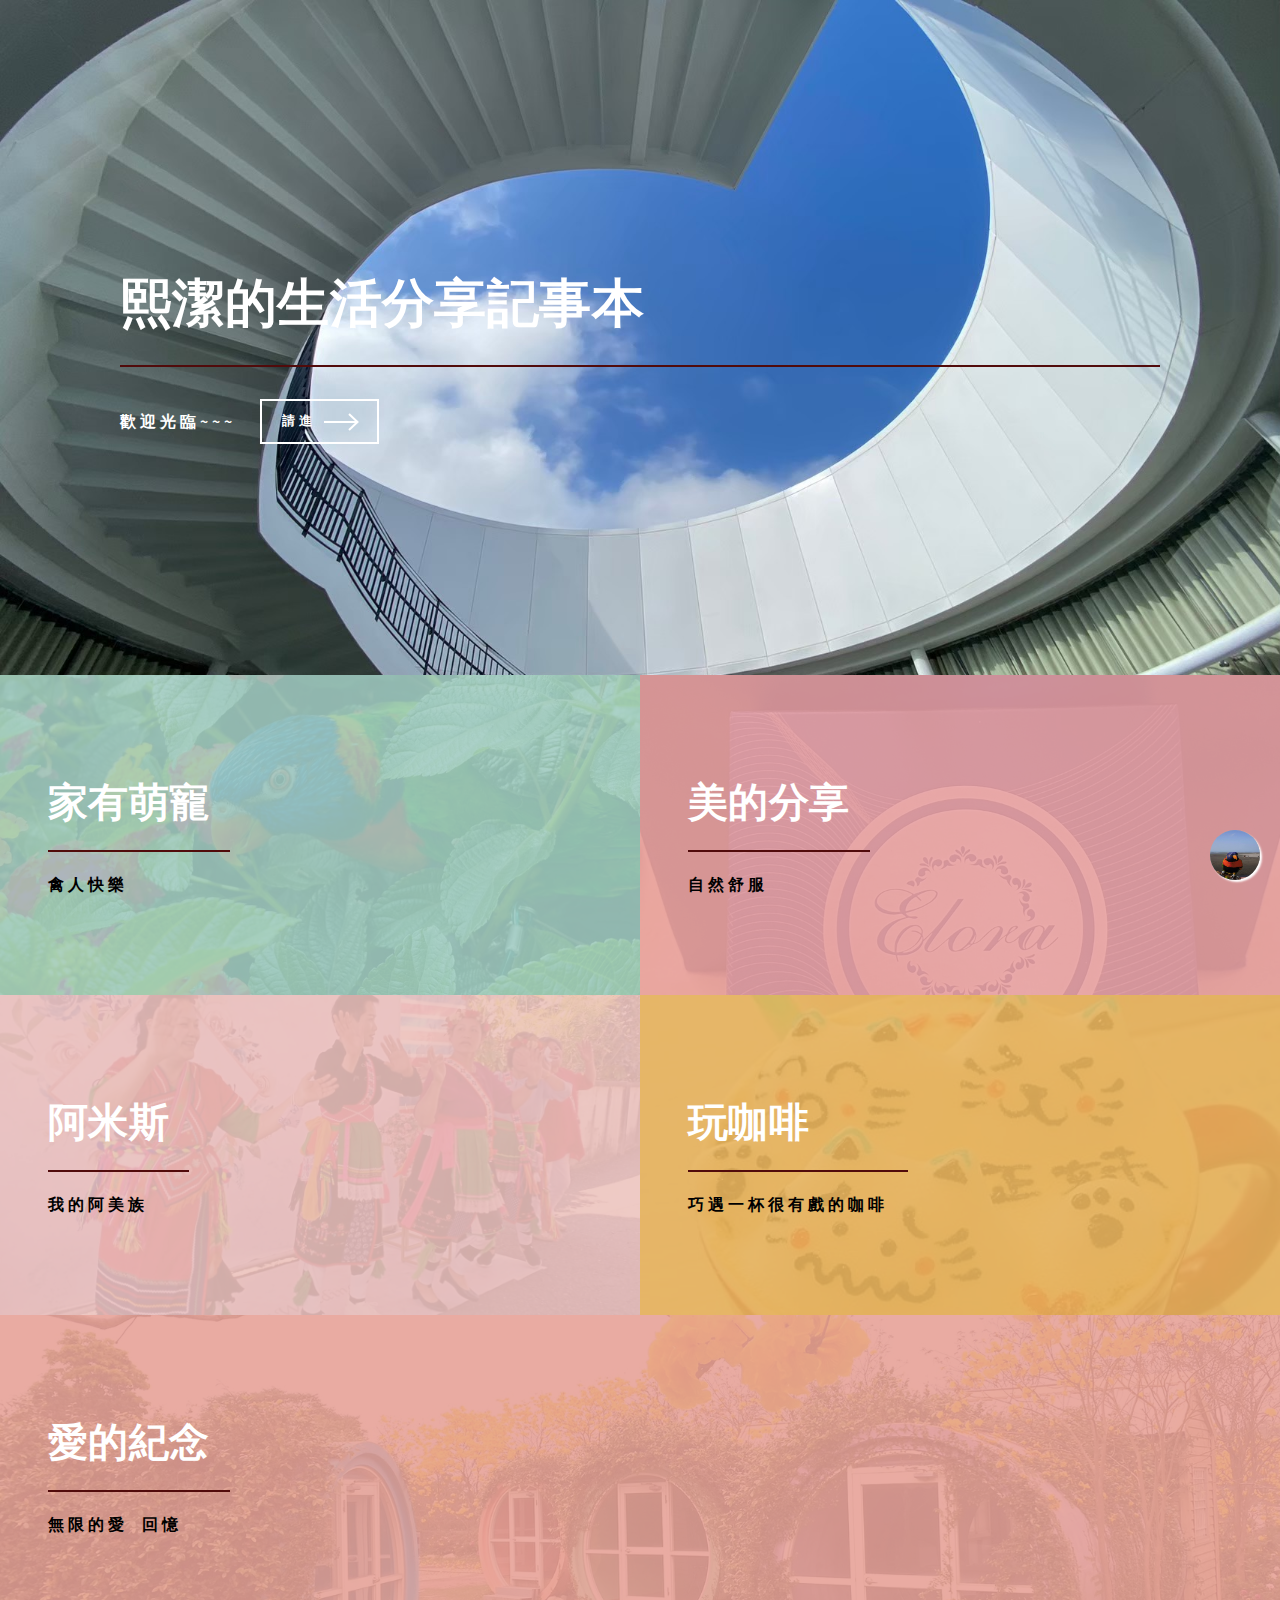
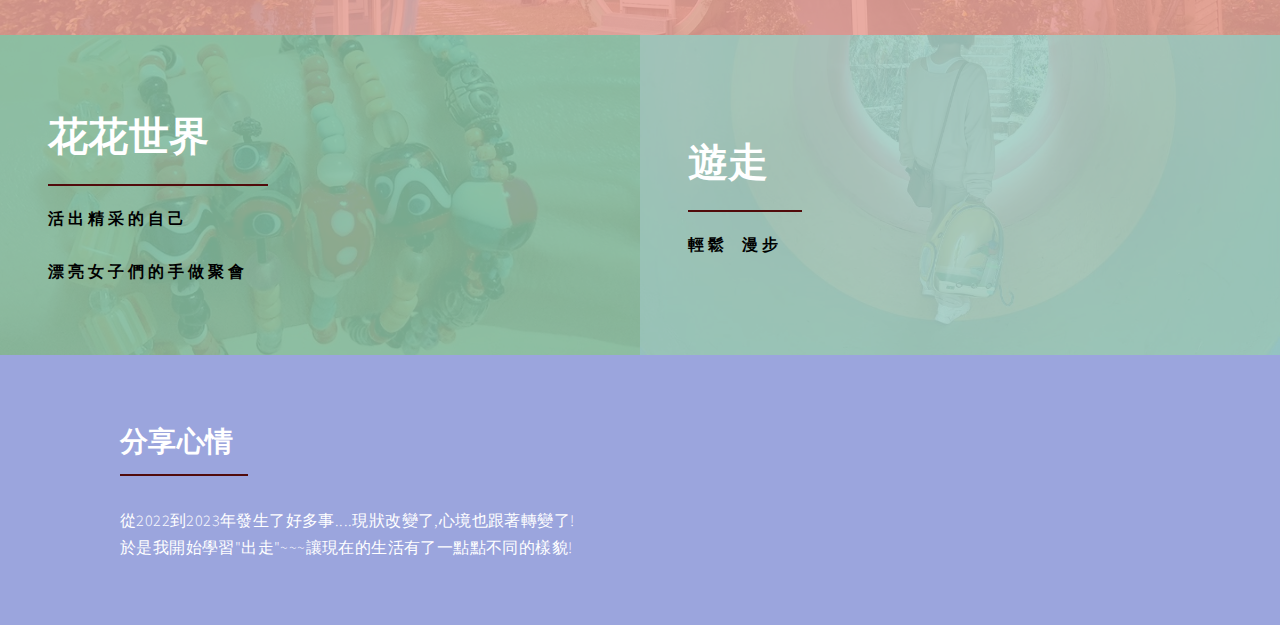
<file: index.html>
<!DOCTYPE HTML>
<!--
	Forty by HTML5 UP
	html5up.net | @ajlkn
	Free for personal and commercial use under the CCA 3.0 license (html5up.net/license)
-->
<html>
	<head>
		<title>熙潔的生活分享記事本</title>  
		<meta charset="utf-8" />
		<meta name="viewport" content="width=device-width, initial-scale=1, user-scalable=no" />
		<link rel="stylesheet" href="assets/css/main.css" />
		<noscript><link rel="stylesheet" href="assets/css/noscript.css" /></noscript>
	</head>
	<!-- 修改:增加置頂圖片按鈕 -->
	<body class id="top"> 
		<a href="#top" class="go-top scrolly">
		<img src="images/1009.jpg" alt="" />
	</a>


		<!-- Wrapper -->
			<div id="wrapper">

				<!-- Header -->
					<header id="header" class="alt">
						<a href="index.html" class="logo"><strong></strong> <span></span></a>
						
					</header>

				
					

				<!-- Banner -->
					<section id="banner" class="major">
						<div class="inner">
							<header class="major">
								<h1>熙潔的生活分享記事本</h1>
							</header>
							<div class="content">
								<p>歡迎光臨~~~
								<ul class="actions">
									<li><a href="#one" class="button next scrolly">請進</a></li>
								</ul>
							</div>
						</div>
					</section>

				<!-- Main -->
					<div id="main">

						<!-- One -->
							<section id="one" class="tiles">
								<article>
									<span class="image">
										<img src="images/1008.jpg" alt="" />
									</span>
									<header class="major">
										<h3><a href="家有萌寵.html" class="link">家有萌寵</a></h3>
										<p>禽人快樂</p>
									</header>
								</article>
								<article>
									<span class="image">
										<img src="images/2003.jpg" alt="" />
									</span>
									<header class="major">
										<h3><a href="美的分享2.html" class="link">美的分享</a></h3>
										<p>自然舒服</p>
									</header>
								</article>
								<article>
									<span class="image">
										<img src="images/3001.jpg" alt="" />
									</span>
									<header class="major">
										<h3><a href="阿米斯.html" class="link">阿米斯</a></h3>
										<p>我的阿美族</p>
									</header>
								</article>
								<article>
									<span class="image">
										<img src="images/4001.jpg" alt="" />
									</span>
									<header class="major">
										<h3><a href="玩咖啡.html" class="link">玩咖啡</a></h3>
										<p>巧遇一杯很有戲的咖啡</p>
									</header>
								</article>
								<article>
									<span class="image">
										<img src="images/a004.jpg" alt="" />
									</span>
									<header class="major">
										<h3><a href="愛的紀念.html" class="link">愛的紀念</a></h3>
										<p>無限的愛&nbsp;&nbsp;回憶</p>
									</header>
								</article>
								<article>
									<span class="image">
										<img src="images/6004.jpg" alt="" />
									</span>
									<header class="major">
										<h3><a href="花花世界.html" class="link">花花世界</a></h3>
										<p>活出精采的自己</p></br>
									
										<p>漂亮女子們的手做聚會</p>
									</header>
								</article>
								<article>
									<span class="image">
										<img src="images/a005.jpg" alt="" />
									</span>
									<header class="major">
										<h3><a href="遊走.html" class="link">遊走</a></h3>
										<p>輕鬆&nbsp;&nbsp;漫步</p>
									</header>

							</section>

						<!-- Two -->
							<section id="two">
								<div class="inner">
									<header class="major">
										<h2>分享心情</h2>
									</header>
									<p>從2022到2023年發生了好多事....現狀改變了,心境也跟著轉變了!</br>
										於是我開始學習"出走"~~~讓現在的生活有了一點點不同的樣貌!</br>
									</p>
									<!-- <ul class="actions">
										<li><a href="landing.html" class="button next">Get Started</a></li>
									</ul> -->
								</div>
							</section>

					</div>

				<!-- Contact -->
					<!-- <section id="contact">
						<div class="inner">
							<section>
								<form method="post" action="#">
									<div class="fields">
										<div class="field half">
											<label for="name">Name</label>
											<input type="text" name="name" id="name" />
										</div>
										<div class="field half">
											<label for="email">Email</label>
											<input type="text" name="email" id="email" />
										</div>
										<div class="field">
											<label for="message">Message</label>
											<textarea name="message" id="message" rows="6"></textarea>
										</div>
									</div>
									<ul class="actions">
										<li><input type="submit" value="Send Message" class="primary" /></li>
										<li><input type="reset" value="Clear" /></li>
									</ul>
								</form>
							</section>
							<section class="split">
								<section>
									<div class="contact-method">
										<span class="icon solid alt fa-envelope"></span>
										<h3>Email</h3>
										<a href="#"></a>       修改:刪除email 
									</div>
								</section>
								<section>
									
									<div class="contact-method">
										<span class="icon brands alt fa-line"></span>    修改: line圖形ID  
										<h3>Line</h3>
										<span>ID:</span>
									</div>
								</section>
								<section>
									    <div class="contact-method">
										<span class="icon solid alt fa-home"></span>
										<h3>Address</h3>
										<span><br />     修改:刪除地址 
										<br />
										</span>
									</div> --> 
								<!-- </section>
							</section>
						</div>
					</section> -->

				<!-- Footer -->
					<!-- <footer id="footer">
						<div class="inner">
							<ul class="icons">
								<li><a href="#" class="icon brands alt fa-twitter"><span class="label">Twitter</span></a></li>
								<li><a href="https://www.facebook.com/eliza.chu.37" class="icon brands alt fa-facebook-f"><span class="label">Facebook</span></a></li>
								<li><a href="#" class="icon brands alt fa-instagram"><span class="label">Instagram</span></a></li>
								<li><a href="#" class="icon brands alt fa-github"><span class="label">GitHub</span></a></li>
								<li><a href="#" class="icon brands alt fa-linkedin-in"><span class="label">LinkedIn</span></a></li>
							</ul>
							<ul class="copyright">
								<li>&copy; Untitled</li><li>Design: <a href="https://html5up.net">HTML5 UP</a></li>
							</ul>
						</div>
					</footer>

			</div>

		Scripts -->
			<script src="assets/js/jquery.min.js"></script>
			<script src="assets/js/jquery.scrolly.min.js"></script>
			<script src="assets/js/jquery.scrollex.min.js"></script>
			<script src="assets/js/browser.min.js"></script>
			<script src="assets/js/breakpoints.min.js"></script>
			<script src="assets/js/util.js"></script>
			<script src="assets/js/main.js"></script> 

	</body>
</html>
</file>
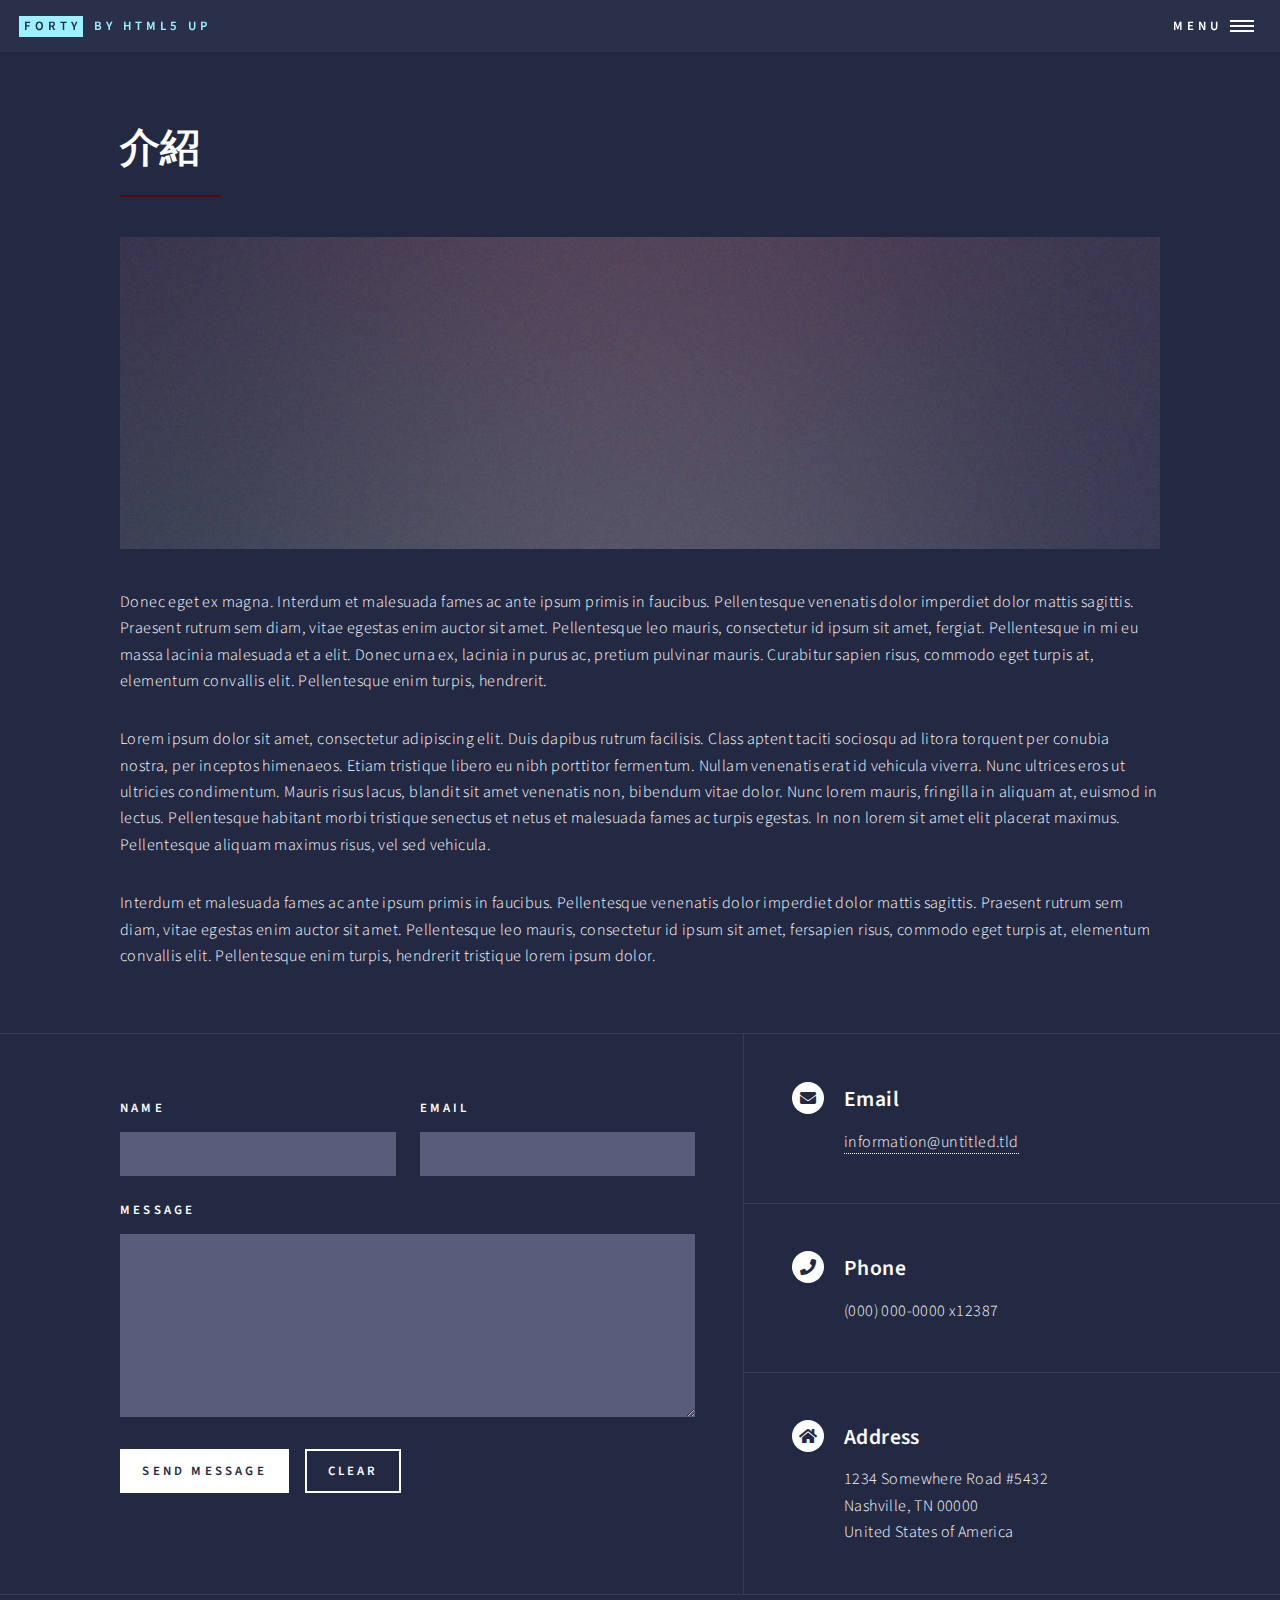
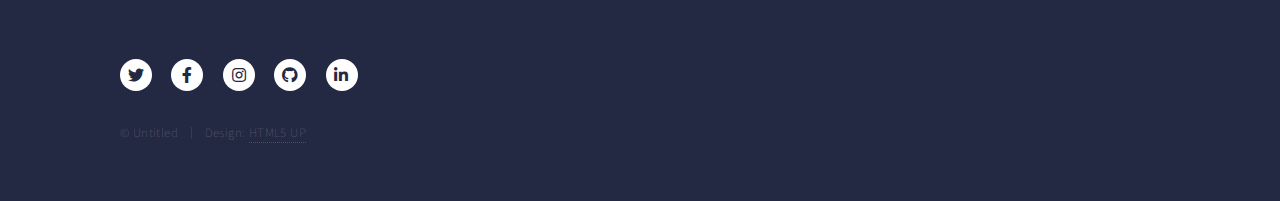
<file: element-開始.html>
<!DOCTYPE HTML>
<!--
	Forty by HTML5 UP
	html5up.net | @ajlkn
	Free for personal and commercial use under the CCA 3.0 license (html5up.net/license)
-->
<html>
	<head>
		<title>Generic - Forty by HTML5 UP</title>
		<meta charset="utf-8" />
		<meta name="viewport" content="width=device-width, initial-scale=1, user-scalable=no" />
		<link rel="stylesheet" href="assets/css/main.css" />
		<noscript><link rel="stylesheet" href="assets/css/noscript.css" /></noscript>
	</head>
	<body class="is-preload">

		<!-- Wrapper -->
			<div id="wrapper">

				<!-- Header -->
					<header id="header">
						<a href="index.html" class="logo"><strong>Forty</strong> <span>by HTML5 UP</span></a>
						<nav>
							<a href="#menu">Menu</a>
						</nav>
					</header>

				<!-- Menu -->
					<nav id="menu">
						<ul class="links">
							<li><a href="index.html">Home</a></li>
							<li><a href="landing.html">Landing</a></li>
							<li><a href="generic.html">Generic</a></li>
							<li><a href="elements.html">Elements</a></li>
						</ul>
						<ul class="actions stacked">
							<li><a href="#" class="button primary fit">Get Started</a></li>
							<li><a href="#" class="button fit">Log In</a></li>
						</ul>
					</nav>

				<!-- Main -->
					<div id="main" class="alt">

						<!-- One -->
							<section id="one">
								<div class="inner">
									<header class="major">
										<h1>介紹</h1>
									</header>
									<span class="image main"><img src="images/pic11.jpg" alt="" /></span>
									<p>Donec eget ex magna. Interdum et malesuada fames ac ante ipsum primis in faucibus. Pellentesque venenatis dolor imperdiet dolor mattis sagittis. Praesent rutrum sem diam, vitae egestas enim auctor sit amet. Pellentesque leo mauris, consectetur id ipsum sit amet, fergiat. Pellentesque in mi eu massa lacinia malesuada et a elit. Donec urna ex, lacinia in purus ac, pretium pulvinar mauris. Curabitur sapien risus, commodo eget turpis at, elementum convallis elit. Pellentesque enim turpis, hendrerit.</p>
									<p>Lorem ipsum dolor sit amet, consectetur adipiscing elit. Duis dapibus rutrum facilisis. Class aptent taciti sociosqu ad litora torquent per conubia nostra, per inceptos himenaeos. Etiam tristique libero eu nibh porttitor fermentum. Nullam venenatis erat id vehicula viverra. Nunc ultrices eros ut ultricies condimentum. Mauris risus lacus, blandit sit amet venenatis non, bibendum vitae dolor. Nunc lorem mauris, fringilla in aliquam at, euismod in lectus. Pellentesque habitant morbi tristique senectus et netus et malesuada fames ac turpis egestas. In non lorem sit amet elit placerat maximus. Pellentesque aliquam maximus risus, vel sed vehicula.</p>
									<p>Interdum et malesuada fames ac ante ipsum primis in faucibus. Pellentesque venenatis dolor imperdiet dolor mattis sagittis. Praesent rutrum sem diam, vitae egestas enim auctor sit amet. Pellentesque leo mauris, consectetur id ipsum sit amet, fersapien risus, commodo eget turpis at, elementum convallis elit. Pellentesque enim turpis, hendrerit tristique lorem ipsum dolor.</p>
								</div>
							</section>

					</div>

				<!-- Contact -->
					<section id="contact">
						<div class="inner">
							<section>
								<form method="post" action="#">
									<div class="fields">
										<div class="field half">
											<label for="name">Name</label>
											<input type="text" name="name" id="name" />
										</div>
										<div class="field half">
											<label for="email">Email</label>
											<input type="text" name="email" id="email" />
										</div>
										<div class="field">
											<label for="message">Message</label>
											<textarea name="message" id="message" rows="6"></textarea>
										</div>
									</div>
									<ul class="actions">
										<li><input type="submit" value="Send Message" class="primary" /></li>
										<li><input type="reset" value="Clear" /></li>
									</ul>
								</form>
							</section>
							<section class="split">
								<section>
									<div class="contact-method">
										<span class="icon solid alt fa-envelope"></span>
										<h3>Email</h3>
										<a href="#">information@untitled.tld</a>
									</div>
								</section>
								<section>
									<div class="contact-method">
										<span class="icon solid alt fa-phone"></span>
										<h3>Phone</h3>
										<span>(000) 000-0000 x12387</span>
									</div>
								</section>
								<section>
									<div class="contact-method">
										<span class="icon solid alt fa-home"></span>
										<h3>Address</h3>
										<span>1234 Somewhere Road #5432<br />
										Nashville, TN 00000<br />
										United States of America</span>
									</div>
								</section>
							</section>
						</div>
					</section>

				<!-- Footer -->
					<footer id="footer">
						<div class="inner">
							<ul class="icons">
								<li><a href="#" class="icon brands alt fa-twitter"><span class="label">Twitter</span></a></li>
								<li><a href="#" class="icon brands alt fa-facebook-f"><span class="label">Facebook</span></a></li>
								<li><a href="#" class="icon brands alt fa-instagram"><span class="label">Instagram</span></a></li>
								<li><a href="#" class="icon brands alt fa-github"><span class="label">GitHub</span></a></li>
								<li><a href="#" class="icon brands alt fa-linkedin-in"><span class="label">LinkedIn</span></a></li>
							</ul>
							<ul class="copyright">
								<li>&copy; Untitled</li><li>Design: <a href="https://html5up.net">HTML5 UP</a></li>
							</ul>
						</div>
					</footer>

			</div>

		<!-- Scripts -->
			<script src="assets/js/jquery.min.js"></script>
			<script src="assets/js/jquery.scrolly.min.js"></script>
			<script src="assets/js/jquery.scrollex.min.js"></script>
			<script src="assets/js/browser.min.js"></script>
			<script src="assets/js/breakpoints.min.js"></script>
			<script src="assets/js/util.js"></script>
			<script src="assets/js/main.js"></script>

	</body>
</html>
</file>
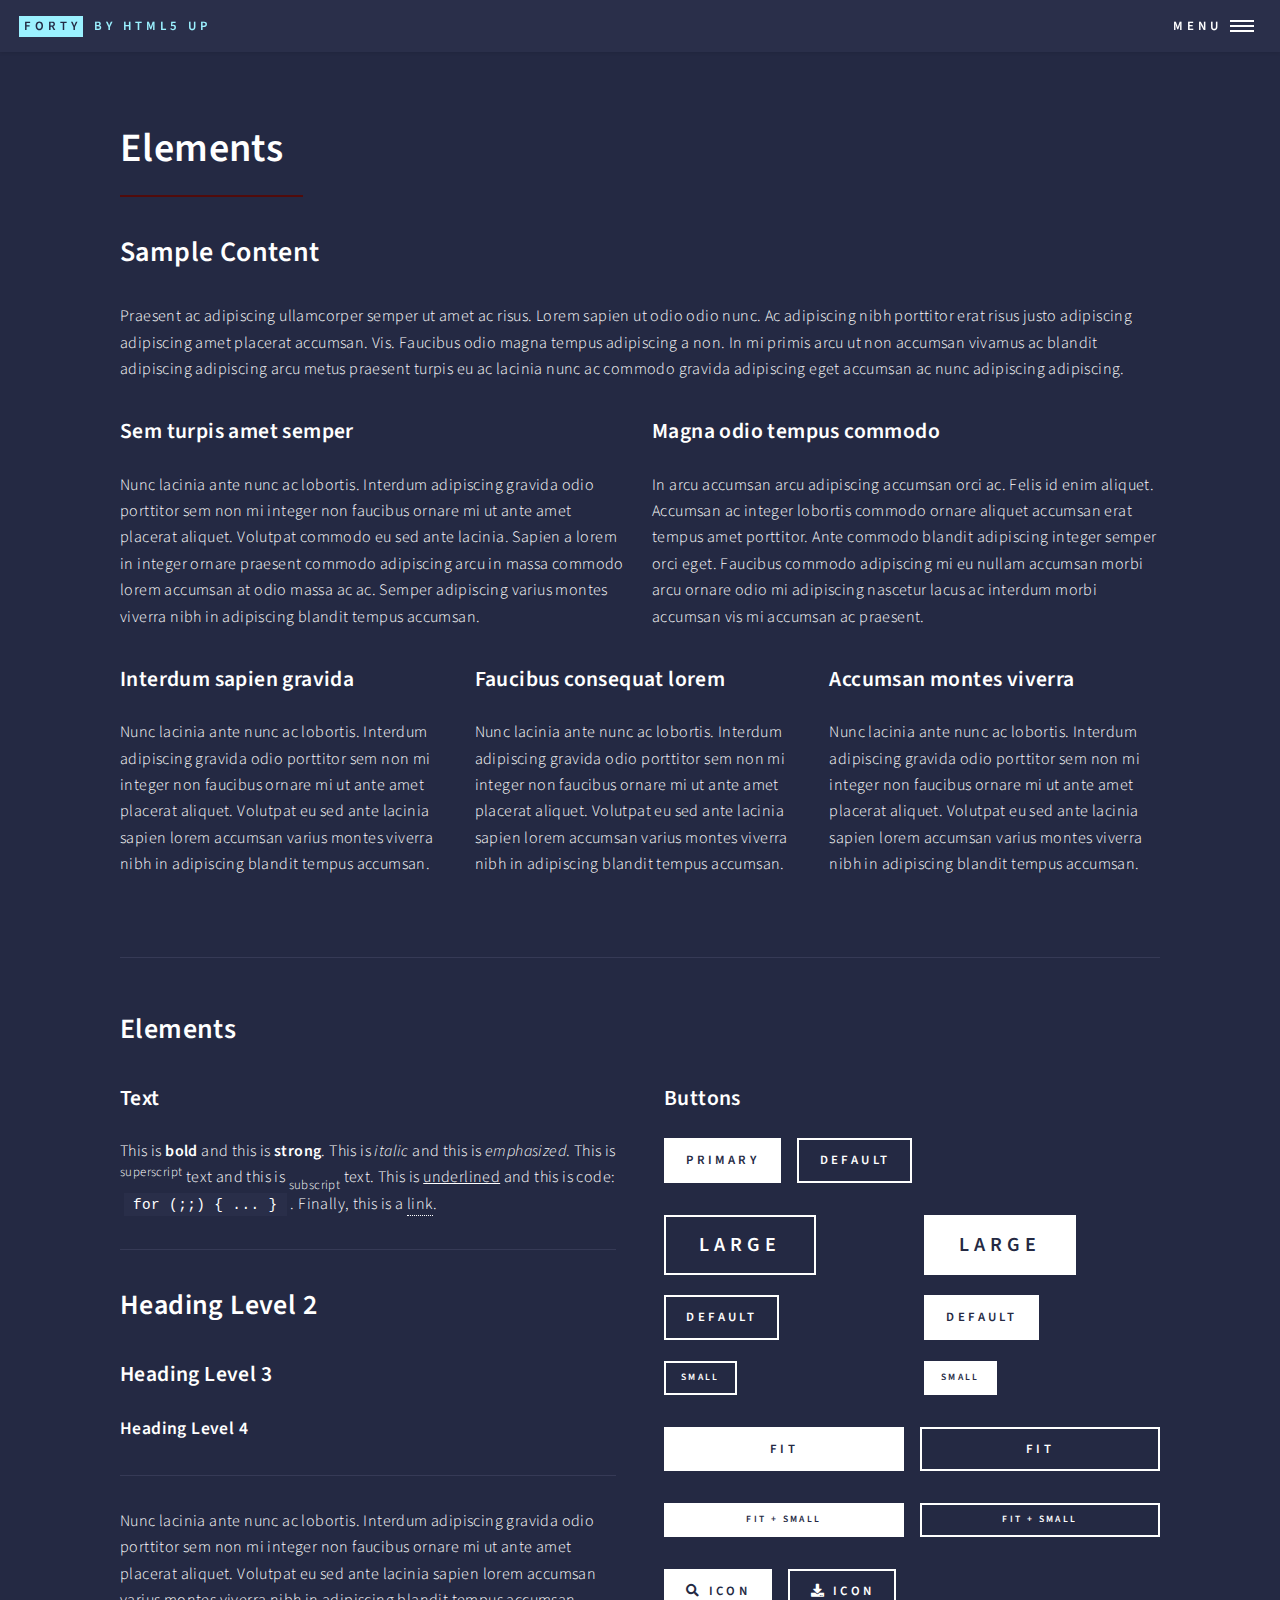
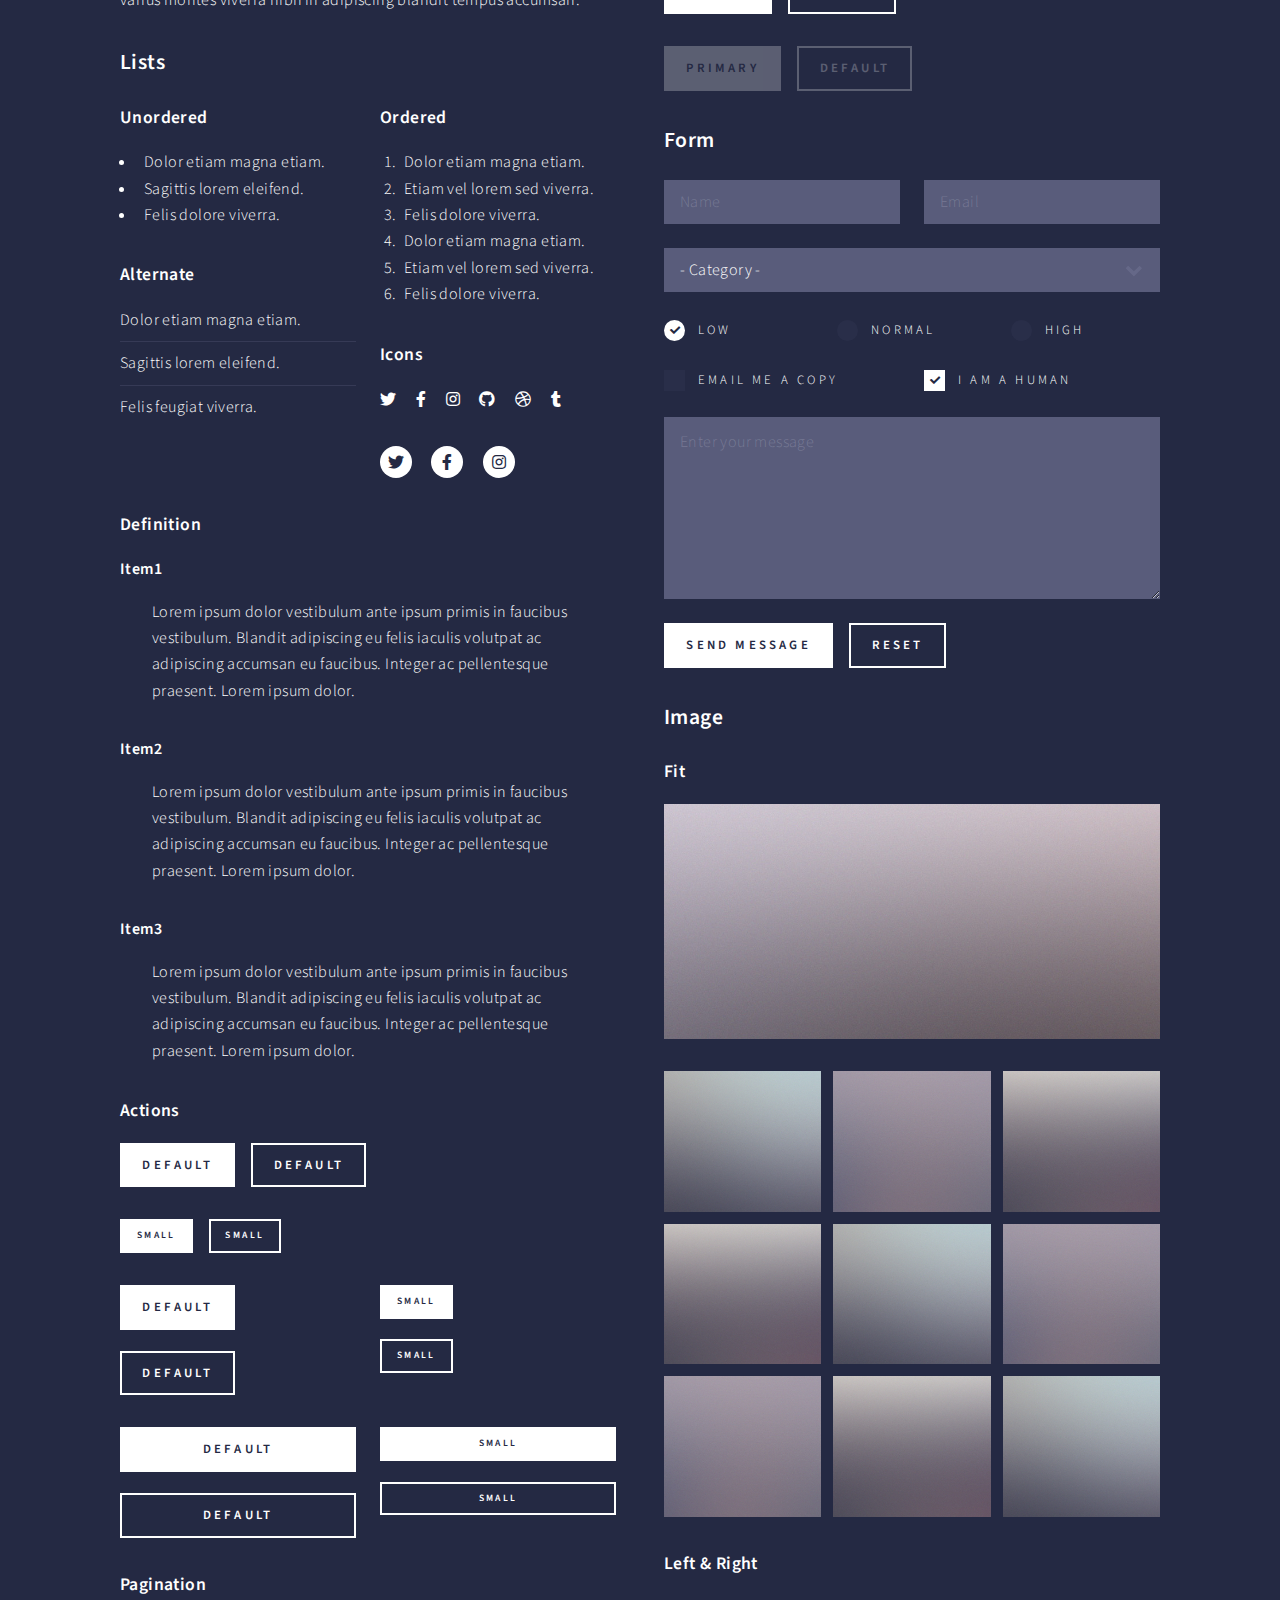
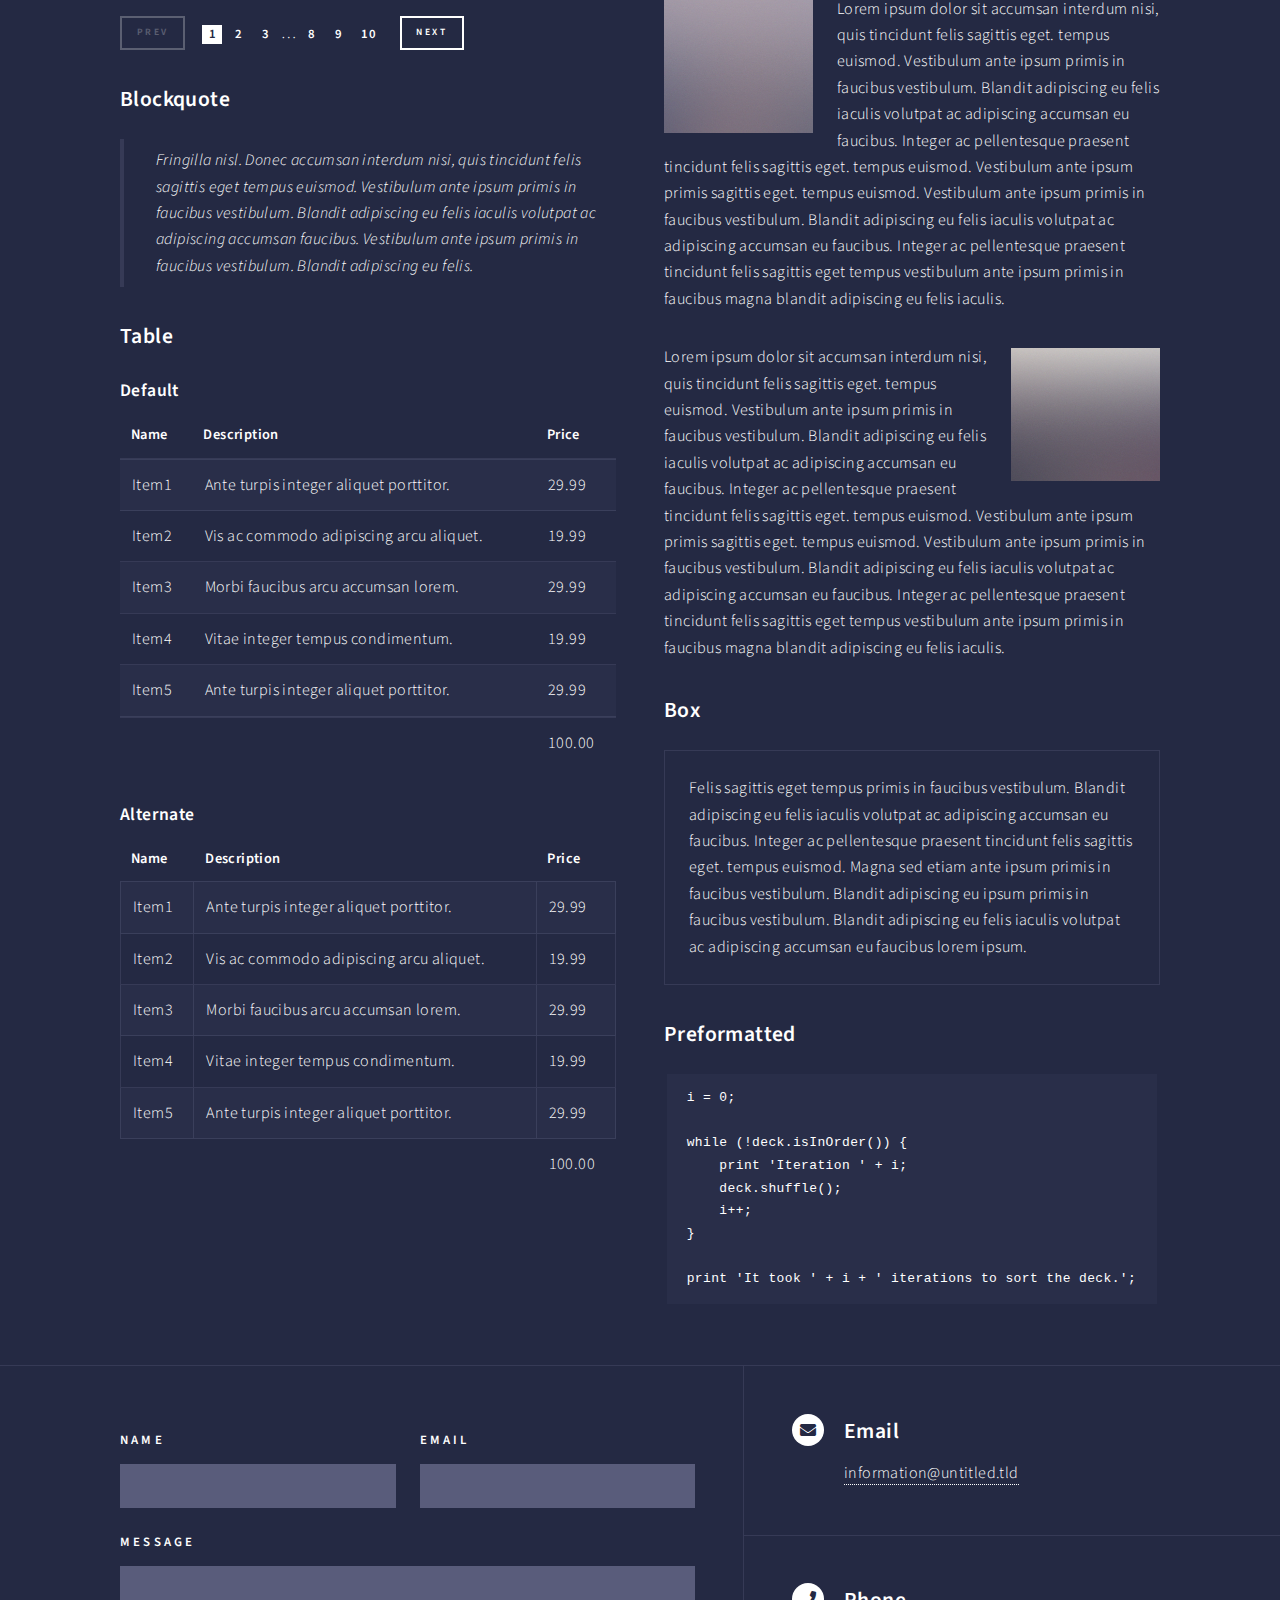
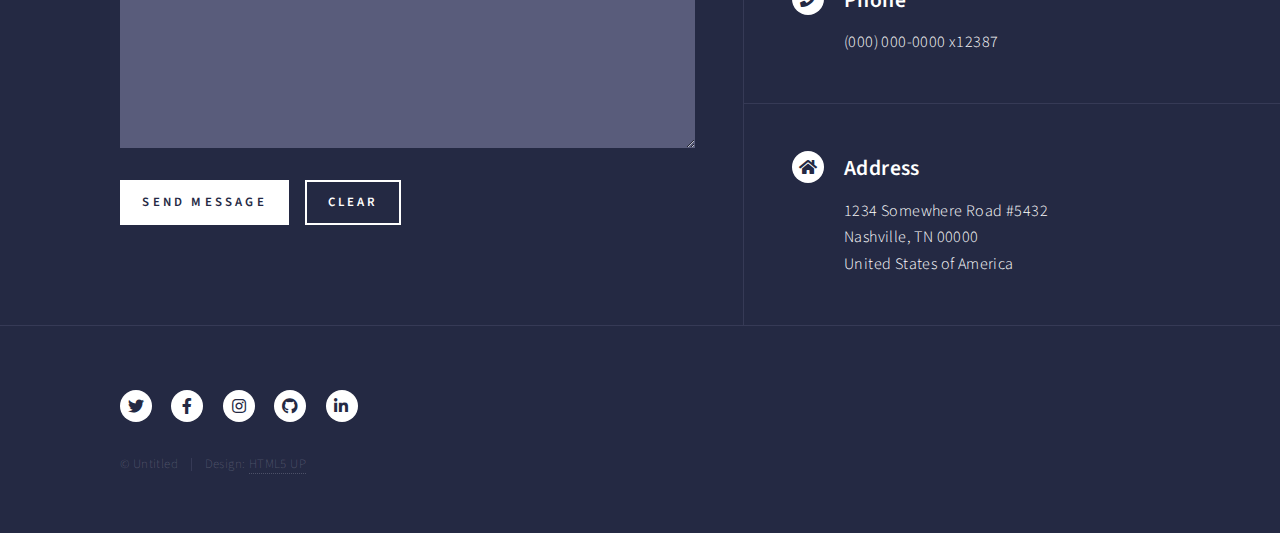
<file: elements.html>
<!DOCTYPE HTML>
<!--
	Forty by HTML5 UP
	html5up.net | @ajlkn
	Free for personal and commercial use under the CCA 3.0 license (html5up.net/license)
-->
<html>
	<head>
		<title>Elements - Forty by HTML5 UP</title>
		<meta charset="utf-8" />
		<meta name="viewport" content="width=device-width, initial-scale=1, user-scalable=no" />
		<link rel="stylesheet" href="assets/css/main.css" />
		<noscript><link rel="stylesheet" href="assets/css/noscript.css" /></noscript>
	</head>
	<body class="is-preload">

		<!-- Wrapper -->
			<div id="wrapper">

				<!-- Header -->
					<header id="header">
						<a href="index.html" class="logo"><strong>Forty</strong> <span>by HTML5 UP</span></a>
						<nav>
							<a href="#menu">Menu</a>
						</nav>
					</header>

				<!-- Menu -->
					<nav id="menu">
						<ul class="links">
							<li><a href="index.html">Home</a></li>
							<li><a href="landing.html">Landing</a></li>
							<li><a href="generic.html">Generic</a></li>
							<li><a href="elements.html">Elements</a></li>
						</ul>
						<ul class="actions stacked">
							<li><a href="#" class="button primary fit">Get Started</a></li>
							<li><a href="#" class="button fit">Log In</a></li>
						</ul>
					</nav>

				<!-- Main -->
					<div id="main" class="alt">

						<!-- One -->
							<section id="one">
								<div class="inner">
									<header class="major">
										<h1>Elements</h1>
									</header>

									<!-- Content -->
										<h2 id="content">Sample Content</h2>
										<p>Praesent ac adipiscing ullamcorper semper ut amet ac risus. Lorem sapien ut odio odio nunc. Ac adipiscing nibh porttitor erat risus justo adipiscing adipiscing amet placerat accumsan. Vis. Faucibus odio magna tempus adipiscing a non. In mi primis arcu ut non accumsan vivamus ac blandit adipiscing adipiscing arcu metus praesent turpis eu ac lacinia nunc ac commodo gravida adipiscing eget accumsan ac nunc adipiscing adipiscing.</p>
										<div class="row">
											<div class="col-6 col-12-small">
												<h3>Sem turpis amet semper</h3>
												<p>Nunc lacinia ante nunc ac lobortis. Interdum adipiscing gravida odio porttitor sem non mi integer non faucibus ornare mi ut ante amet placerat aliquet. Volutpat commodo eu sed ante lacinia. Sapien a lorem in integer ornare praesent commodo adipiscing arcu in massa commodo lorem accumsan at odio massa ac ac. Semper adipiscing varius montes viverra nibh in adipiscing blandit tempus accumsan.</p>
											</div>
											<div class="col-6 col-12-small">
												<h3>Magna odio tempus commodo</h3>
												<p>In arcu accumsan arcu adipiscing accumsan orci ac. Felis id enim aliquet. Accumsan ac integer lobortis commodo ornare aliquet accumsan erat tempus amet porttitor. Ante commodo blandit adipiscing integer semper orci eget. Faucibus commodo adipiscing mi eu nullam accumsan morbi arcu ornare odio mi adipiscing nascetur lacus ac interdum morbi accumsan vis mi accumsan ac praesent.</p>
											</div>
											<!-- Break -->
											<div class="col-4 col-12-medium">
												<h3>Interdum sapien gravida</h3>
												<p>Nunc lacinia ante nunc ac lobortis. Interdum adipiscing gravida odio porttitor sem non mi integer non faucibus ornare mi ut ante amet placerat aliquet. Volutpat eu sed ante lacinia sapien lorem accumsan varius montes viverra nibh in adipiscing blandit tempus accumsan.</p>
											</div>
											<div class="col-4 col-12-medium">
												<h3>Faucibus consequat lorem</h3>
												<p>Nunc lacinia ante nunc ac lobortis. Interdum adipiscing gravida odio porttitor sem non mi integer non faucibus ornare mi ut ante amet placerat aliquet. Volutpat eu sed ante lacinia sapien lorem accumsan varius montes viverra nibh in adipiscing blandit tempus accumsan.</p>
											</div>
											<div class="col-4 col-12-medium">
												<h3>Accumsan montes viverra</h3>
												<p>Nunc lacinia ante nunc ac lobortis. Interdum adipiscing gravida odio porttitor sem non mi integer non faucibus ornare mi ut ante amet placerat aliquet. Volutpat eu sed ante lacinia sapien lorem accumsan varius montes viverra nibh in adipiscing blandit tempus accumsan.</p>
											</div>
										</div>

									<hr class="major" />

									<!-- Elements -->
										<h2 id="elements">Elements</h2>
										<div class="row gtr-200">
											<div class="col-6 col-12-medium">

												<!-- Text stuff -->
													<h3>Text</h3>
													<p>This is <b>bold</b> and this is <strong>strong</strong>. This is <i>italic</i> and this is <em>emphasized</em>.
													This is <sup>superscript</sup> text and this is <sub>subscript</sub> text.
													This is <u>underlined</u> and this is code: <code>for (;;) { ... }</code>.
													Finally, this is a <a href="#">link</a>.</p>
													<hr />
													<h2>Heading Level 2</h2>
													<h3>Heading Level 3</h3>
													<h4>Heading Level 4</h4>
													<hr />
													<p>Nunc lacinia ante nunc ac lobortis. Interdum adipiscing gravida odio porttitor sem non mi integer non faucibus ornare mi ut ante amet placerat aliquet. Volutpat eu sed ante lacinia sapien lorem accumsan varius montes viverra nibh in adipiscing blandit tempus accumsan.</p>

												<!-- Lists -->
													<h3>Lists</h3>
													<div class="row">
														<div class="col-6 col-12-small">

															<h4>Unordered</h4>
															<ul>
																<li>Dolor etiam magna etiam.</li>
																<li>Sagittis lorem eleifend.</li>
																<li>Felis dolore viverra.</li>
															</ul>

															<h4>Alternate</h4>
															<ul class="alt">
																<li>Dolor etiam magna etiam.</li>
																<li>Sagittis lorem eleifend.</li>
																<li>Felis feugiat viverra.</li>
															</ul>

														</div>
														<div class="col-6 col-12-small">

															<h4>Ordered</h4>
															<ol>
																<li>Dolor etiam magna etiam.</li>
																<li>Etiam vel lorem sed viverra.</li>
																<li>Felis dolore viverra.</li>
																<li>Dolor etiam magna etiam.</li>
																<li>Etiam vel lorem sed viverra.</li>
																<li>Felis dolore viverra.</li>
															</ol>

															<h4>Icons</h4>
															<ul class="icons">
																<li><a href="#" class="icon brands fa-twitter"><span class="label">Twitter</span></a></li>
																<li><a href="#" class="icon brands fa-facebook-f"><span class="label">Facebook</span></a></li>
																<li><a href="#" class="icon brands fa-instagram"><span class="label">Instagram</span></a></li>
																<li><a href="#" class="icon brands fa-github"><span class="label">Github</span></a></li>
																<li><a href="#" class="icon brands fa-dribbble"><span class="label">Dribbble</span></a></li>
																<li><a href="#" class="icon brands fa-tumblr"><span class="label">Tumblr</span></a></li>
															</ul>
															<ul class="icons">
																<li><a href="#" class="icon brands alt fa-twitter"><span class="label">Twitter</span></a></li>
																<li><a href="#" class="icon brands alt fa-facebook-f"><span class="label">Facebook</span></a></li>
																<li><a href="#" class="icon brands alt fa-instagram"><span class="label">Instagram</span></a></li>
															</ul>

														</div>
													</div>
													<h4>Definition</h4>
													<dl>
														<dt>Item1</dt>
														<dd>
															<p>Lorem ipsum dolor vestibulum ante ipsum primis in faucibus vestibulum. Blandit adipiscing eu felis iaculis volutpat ac adipiscing accumsan eu faucibus. Integer ac pellentesque praesent. Lorem ipsum dolor.</p>
														</dd>
														<dt>Item2</dt>
														<dd>
															<p>Lorem ipsum dolor vestibulum ante ipsum primis in faucibus vestibulum. Blandit adipiscing eu felis iaculis volutpat ac adipiscing accumsan eu faucibus. Integer ac pellentesque praesent. Lorem ipsum dolor.</p>
														</dd>
														<dt>Item3</dt>
														<dd>
															<p>Lorem ipsum dolor vestibulum ante ipsum primis in faucibus vestibulum. Blandit adipiscing eu felis iaculis volutpat ac adipiscing accumsan eu faucibus. Integer ac pellentesque praesent. Lorem ipsum dolor.</p>
														</dd>
													</dl>

													<h4>Actions</h4>
													<ul class="actions">
														<li><a href="#" class="button primary">Default</a></li>
														<li><a href="#" class="button">Default</a></li>
													</ul>
													<ul class="actions small">
														<li><a href="#" class="button primary small">Small</a></li>
														<li><a href="#" class="button small">Small</a></li>
													</ul>
													<div class="row">
														<div class="col-6 col-12-small">
															<ul class="actions stacked">
																<li><a href="#" class="button primary">Default</a></li>
																<li><a href="#" class="button">Default</a></li>
															</ul>
														</div>
														<div class="col-6 col-12-small">
															<ul class="actions stacked">
																<li><a href="#" class="button primary small">Small</a></li>
																<li><a href="#" class="button small">Small</a></li>
															</ul>
														</div>
														<div class="col-6 col-12-small">
															<ul class="actions stacked">
																<li><a href="#" class="button primary fit">Default</a></li>
																<li><a href="#" class="button fit">Default</a></li>
															</ul>
														</div>
														<div class="col-6 col-12-small">
															<ul class="actions stacked">
																<li><a href="#" class="button primary small fit">Small</a></li>
																<li><a href="#" class="button small fit">Small</a></li>
															</ul>
														</div>
													</div>

													<h4>Pagination</h4>
													<ul class="pagination">
														<li><span class="button small disabled">Prev</span></li>
														<li><a href="#" class="page active">1</a></li>
														<li><a href="#" class="page">2</a></li>
														<li><a href="#" class="page">3</a></li>
														<li><span>&hellip;</span></li>
														<li><a href="#" class="page">8</a></li>
														<li><a href="#" class="page">9</a></li>
														<li><a href="#" class="page">10</a></li>
														<li><a href="#" class="button small">Next</a></li>
													</ul>

												<!-- Blockquote -->
													<h3>Blockquote</h3>
													<blockquote>Fringilla nisl. Donec accumsan interdum nisi, quis tincidunt felis sagittis eget tempus euismod. Vestibulum ante ipsum primis in faucibus vestibulum. Blandit adipiscing eu felis iaculis volutpat ac adipiscing accumsan faucibus. Vestibulum ante ipsum primis in faucibus vestibulum. Blandit adipiscing eu felis.</blockquote>

												<!-- Table -->
													<h3>Table</h3>

													<h4>Default</h4>
													<div class="table-wrapper">
														<table>
															<thead>
																<tr>
																	<th>Name</th>
																	<th>Description</th>
																	<th>Price</th>
																</tr>
															</thead>
															<tbody>
																<tr>
																	<td>Item1</td>
																	<td>Ante turpis integer aliquet porttitor.</td>
																	<td>29.99</td>
																</tr>
																<tr>
																	<td>Item2</td>
																	<td>Vis ac commodo adipiscing arcu aliquet.</td>
																	<td>19.99</td>
																</tr>
																<tr>
																	<td>Item3</td>
																	<td> Morbi faucibus arcu accumsan lorem.</td>
																	<td>29.99</td>
																</tr>
																<tr>
																	<td>Item4</td>
																	<td>Vitae integer tempus condimentum.</td>
																	<td>19.99</td>
																</tr>
																<tr>
																	<td>Item5</td>
																	<td>Ante turpis integer aliquet porttitor.</td>
																	<td>29.99</td>
																</tr>
															</tbody>
															<tfoot>
																<tr>
																	<td colspan="2"></td>
																	<td>100.00</td>
																</tr>
															</tfoot>
														</table>
													</div>

													<h4>Alternate</h4>
													<div class="table-wrapper">
														<table class="alt">
															<thead>
																<tr>
																	<th>Name</th>
																	<th>Description</th>
																	<th>Price</th>
																</tr>
															</thead>
															<tbody>
																<tr>
																	<td>Item1</td>
																	<td>Ante turpis integer aliquet porttitor.</td>
																	<td>29.99</td>
																</tr>
																<tr>
																	<td>Item2</td>
																	<td>Vis ac commodo adipiscing arcu aliquet.</td>
																	<td>19.99</td>
																</tr>
																<tr>
																	<td>Item3</td>
																	<td> Morbi faucibus arcu accumsan lorem.</td>
																	<td>29.99</td>
																</tr>
																<tr>
																	<td>Item4</td>
																	<td>Vitae integer tempus condimentum.</td>
																	<td>19.99</td>
																</tr>
																<tr>
																	<td>Item5</td>
																	<td>Ante turpis integer aliquet porttitor.</td>
																	<td>29.99</td>
																</tr>
															</tbody>
															<tfoot>
																<tr>
																	<td colspan="2"></td>
																	<td>100.00</td>
																</tr>
															</tfoot>
														</table>
													</div>

											</div>
											<div class="col-6 col-12-medium">

												<!-- Buttons -->
													<h3>Buttons</h3>
													<ul class="actions">
														<li><a href="#" class="button primary">Primary</a></li>
														<li><a href="#" class="button">Default</a></li>
													</ul>
													<div class="row">
														<div class="col-6 col-12-xsmall">
															<ul class="actions stacked">
																<li><a href="#" class="button large">Large</a></li>
																<li><a href="#" class="button">Default</a></li>
																<li><a href="#" class="button small">Small</a></li>
															</ul>
														</div>
														<div class="col-6 col-12-xsmall">
															<ul class="actions stacked">
																<li><a href="#" class="button primary large">Large</a></li>
																<li><a href="#" class="button primary">Default</a></li>
																<li><a href="#" class="button primary small">Small</a></li>
															</ul>
														</div>
													</div>
													<ul class="actions fit">
														<li><a href="#" class="button primary fit">Fit</a></li>
														<li><a href="#" class="button fit">Fit</a></li>
													</ul>
													<ul class="actions fit small">
														<li><a href="#" class="button primary fit small">Fit + Small</a></li>
														<li><a href="#" class="button fit small">Fit + Small</a></li>
													</ul>
													<ul class="actions">
														<li><a href="#" class="button primary icon solid fa-search">Icon</a></li>
														<li><a href="#" class="button icon solid fa-download">Icon</a></li>
													</ul>
													<ul class="actions">
														<li><span class="button primary disabled">Primary</span></li>
														<li><span class="button disabled">Default</span></li>
													</ul>

												<!-- Form -->
													<h3>Form</h3>

													<form method="post" action="#">
														<div class="row gtr-uniform">
															<div class="col-6 col-12-xsmall">
																<input type="text" name="demo-name" id="demo-name" value="" placeholder="Name" />
															</div>
															<div class="col-6 col-12-xsmall">
																<input type="email" name="demo-email" id="demo-email" value="" placeholder="Email" />
															</div>
															<!-- Break -->
															<div class="col-12">
																<select name="demo-category" id="demo-category">
																	<option value="">- Category -</option>
																	<option value="1">Manufacturing</option>
																	<option value="1">Shipping</option>
																	<option value="1">Administration</option>
																	<option value="1">Human Resources</option>
																</select>
															</div>
															<!-- Break -->
															<div class="col-4 col-12-small">
																<input type="radio" id="demo-priority-low" name="demo-priority" checked>
																<label for="demo-priority-low">Low</label>
															</div>
															<div class="col-4 col-12-small">
																<input type="radio" id="demo-priority-normal" name="demo-priority">
																<label for="demo-priority-normal">Normal</label>
															</div>
															<div class="col-4 col-12-small">
																<input type="radio" id="demo-priority-high" name="demo-priority">
																<label for="demo-priority-high">High</label>
															</div>
															<!-- Break -->
															<div class="col-6 col-12-small">
																<input type="checkbox" id="demo-copy" name="demo-copy">
																<label for="demo-copy">Email me a copy</label>
															</div>
															<div class="col-6 col-12-small">
																<input type="checkbox" id="demo-human" name="demo-human" checked>
																<label for="demo-human">I am a human</label>
															</div>
															<!-- Break -->
															<div class="col-12">
																<textarea name="demo-message" id="demo-message" placeholder="Enter your message" rows="6"></textarea>
															</div>
															<!-- Break -->
															<div class="col-12">
																<ul class="actions">
																	<li><input type="submit" value="Send Message" class="primary" /></li>
																	<li><input type="reset" value="Reset" /></li>
																</ul>
															</div>
														</div>
													</form>

												<!-- Image -->
													<h3>Image</h3>

													<h4>Fit</h4>
													<span class="image fit"><img src="images/pic03.jpg" alt="" /></span>
													<div class="box alt">
														<div class="row gtr-50 gtr-uniform">
															<div class="col-4"><span class="image fit"><img src="images/pic08.jpg" alt="" /></span></div>
															<div class="col-4"><span class="image fit"><img src="images/pic09.jpg" alt="" /></span></div>
															<div class="col-4"><span class="image fit"><img src="images/pic10.jpg" alt="" /></span></div>
															<!-- Break -->
															<div class="col-4"><span class="image fit"><img src="images/pic10.jpg" alt="" /></span></div>
															<div class="col-4"><span class="image fit"><img src="images/pic08.jpg" alt="" /></span></div>
															<div class="col-4"><span class="image fit"><img src="images/pic09.jpg" alt="" /></span></div>
															<!-- Break -->
															<div class="col-4"><span class="image fit"><img src="images/pic09.jpg" alt="" /></span></div>
															<div class="col-4"><span class="image fit"><img src="images/pic10.jpg" alt="" /></span></div>
															<div class="col-4"><span class="image fit"><img src="images/pic08.jpg" alt="" /></span></div>
														</div>
													</div>

													<h4>Left &amp; Right</h4>
													<p><span class="image left"><img src="images/pic09.jpg" alt="" /></span>Lorem ipsum dolor sit accumsan interdum nisi, quis tincidunt felis sagittis eget. tempus euismod. Vestibulum ante ipsum primis in faucibus vestibulum. Blandit adipiscing eu felis iaculis volutpat ac adipiscing accumsan eu faucibus. Integer ac pellentesque praesent tincidunt felis sagittis eget. tempus euismod. Vestibulum ante ipsum primis sagittis eget. tempus euismod. Vestibulum ante ipsum primis in faucibus vestibulum. Blandit adipiscing eu felis iaculis volutpat ac adipiscing accumsan eu faucibus. Integer ac pellentesque praesent tincidunt felis sagittis eget tempus vestibulum ante ipsum primis in faucibus magna blandit adipiscing eu felis iaculis.</p>
													<p><span class="image right"><img src="images/pic10.jpg" alt="" /></span>Lorem ipsum dolor sit accumsan interdum nisi, quis tincidunt felis sagittis eget. tempus euismod. Vestibulum ante ipsum primis in faucibus vestibulum. Blandit adipiscing eu felis iaculis volutpat ac adipiscing accumsan eu faucibus. Integer ac pellentesque praesent tincidunt felis sagittis eget. tempus euismod. Vestibulum ante ipsum primis sagittis eget. tempus euismod. Vestibulum ante ipsum primis in faucibus vestibulum. Blandit adipiscing eu felis iaculis volutpat ac adipiscing accumsan eu faucibus. Integer ac pellentesque praesent tincidunt felis sagittis eget tempus vestibulum ante ipsum primis in faucibus magna blandit adipiscing eu felis iaculis.</p>

												<!-- Box -->
													<h3>Box</h3>
													<div class="box">
														<p>Felis sagittis eget tempus primis in faucibus vestibulum. Blandit adipiscing eu felis iaculis volutpat ac adipiscing accumsan eu faucibus. Integer ac pellentesque praesent tincidunt felis sagittis eget. tempus euismod. Magna sed etiam ante ipsum primis in faucibus vestibulum. Blandit adipiscing eu ipsum primis in faucibus vestibulum. Blandit adipiscing eu felis iaculis volutpat ac adipiscing accumsan eu faucibus lorem ipsum.</p>
													</div>

												<!-- Preformatted Code -->
													<h3>Preformatted</h3>
													<pre><code>i = 0;

while (!deck.isInOrder()) {
    print 'Iteration ' + i;
    deck.shuffle();
    i++;
}

print 'It took ' + i + ' iterations to sort the deck.';
</code></pre>

											</div>
										</div>

								</div>
							</section>

					</div>

				<!-- Contact -->
					<section id="contact">
						<div class="inner">
							<section>
								<form method="post" action="#">
									<div class="fields">
										<div class="field half">
											<label for="name">Name</label>
											<input type="text" name="name" id="name" />
										</div>
										<div class="field half">
											<label for="email">Email</label>
											<input type="text" name="email" id="email" />
										</div>
										<div class="field">
											<label for="message">Message</label>
											<textarea name="message" id="message" rows="6"></textarea>
										</div>
									</div>
									<ul class="actions">
										<li><input type="submit" value="Send Message" class="primary" /></li>
										<li><input type="reset" value="Clear" /></li>
									</ul>
								</form>
							</section>
							<section class="split">
								<section>
									<div class="contact-method">
										<span class="icon solid alt fa-envelope"></span>
										<h3>Email</h3>
										<a href="#">information@untitled.tld</a>
									</div>
								</section>
								<section>
									<div class="contact-method">
										<span class="icon solid alt fa-phone"></span>
										<h3>Phone</h3>
										<span>(000) 000-0000 x12387</span>
									</div>
								</section>
								<section>
									<div class="contact-method">
										<span class="icon solid alt fa-home"></span>
										<h3>Address</h3>
										<span>1234 Somewhere Road #5432<br />
										Nashville, TN 00000<br />
										United States of America</span>
									</div>
								</section>
							</section>
						</div>
					</section>

				<!-- Footer -->
					<footer id="footer">
						<div class="inner">
							<ul class="icons">
								<li><a href="#" class="icon brands alt fa-twitter"><span class="label">Twitter</span></a></li>
								<li><a href="#" class="icon brands alt fa-facebook-f"><span class="label">Facebook</span></a></li>
								<li><a href="#" class="icon brands alt fa-instagram"><span class="label">Instagram</span></a></li>
								<li><a href="#" class="icon brands alt fa-github"><span class="label">GitHub</span></a></li>
								<li><a href="#" class="icon brands alt fa-linkedin-in"><span class="label">LinkedIn</span></a></li>
							</ul>
							<ul class="copyright">
								<li>&copy; Untitled</li><li>Design: <a href="https://html5up.net">HTML5 UP</a></li>
							</ul>
						</div>
					</footer>

			</div>

		<!-- Scripts -->
			<script src="assets/js/jquery.min.js"></script>
			<script src="assets/js/jquery.scrolly.min.js"></script>
			<script src="assets/js/jquery.scrollex.min.js"></script>
			<script src="assets/js/browser.min.js"></script>
			<script src="assets/js/breakpoints.min.js"></script>
			<script src="assets/js/util.js"></script>
			<script src="assets/js/main.js"></script>

	</body>
</html>
</file>
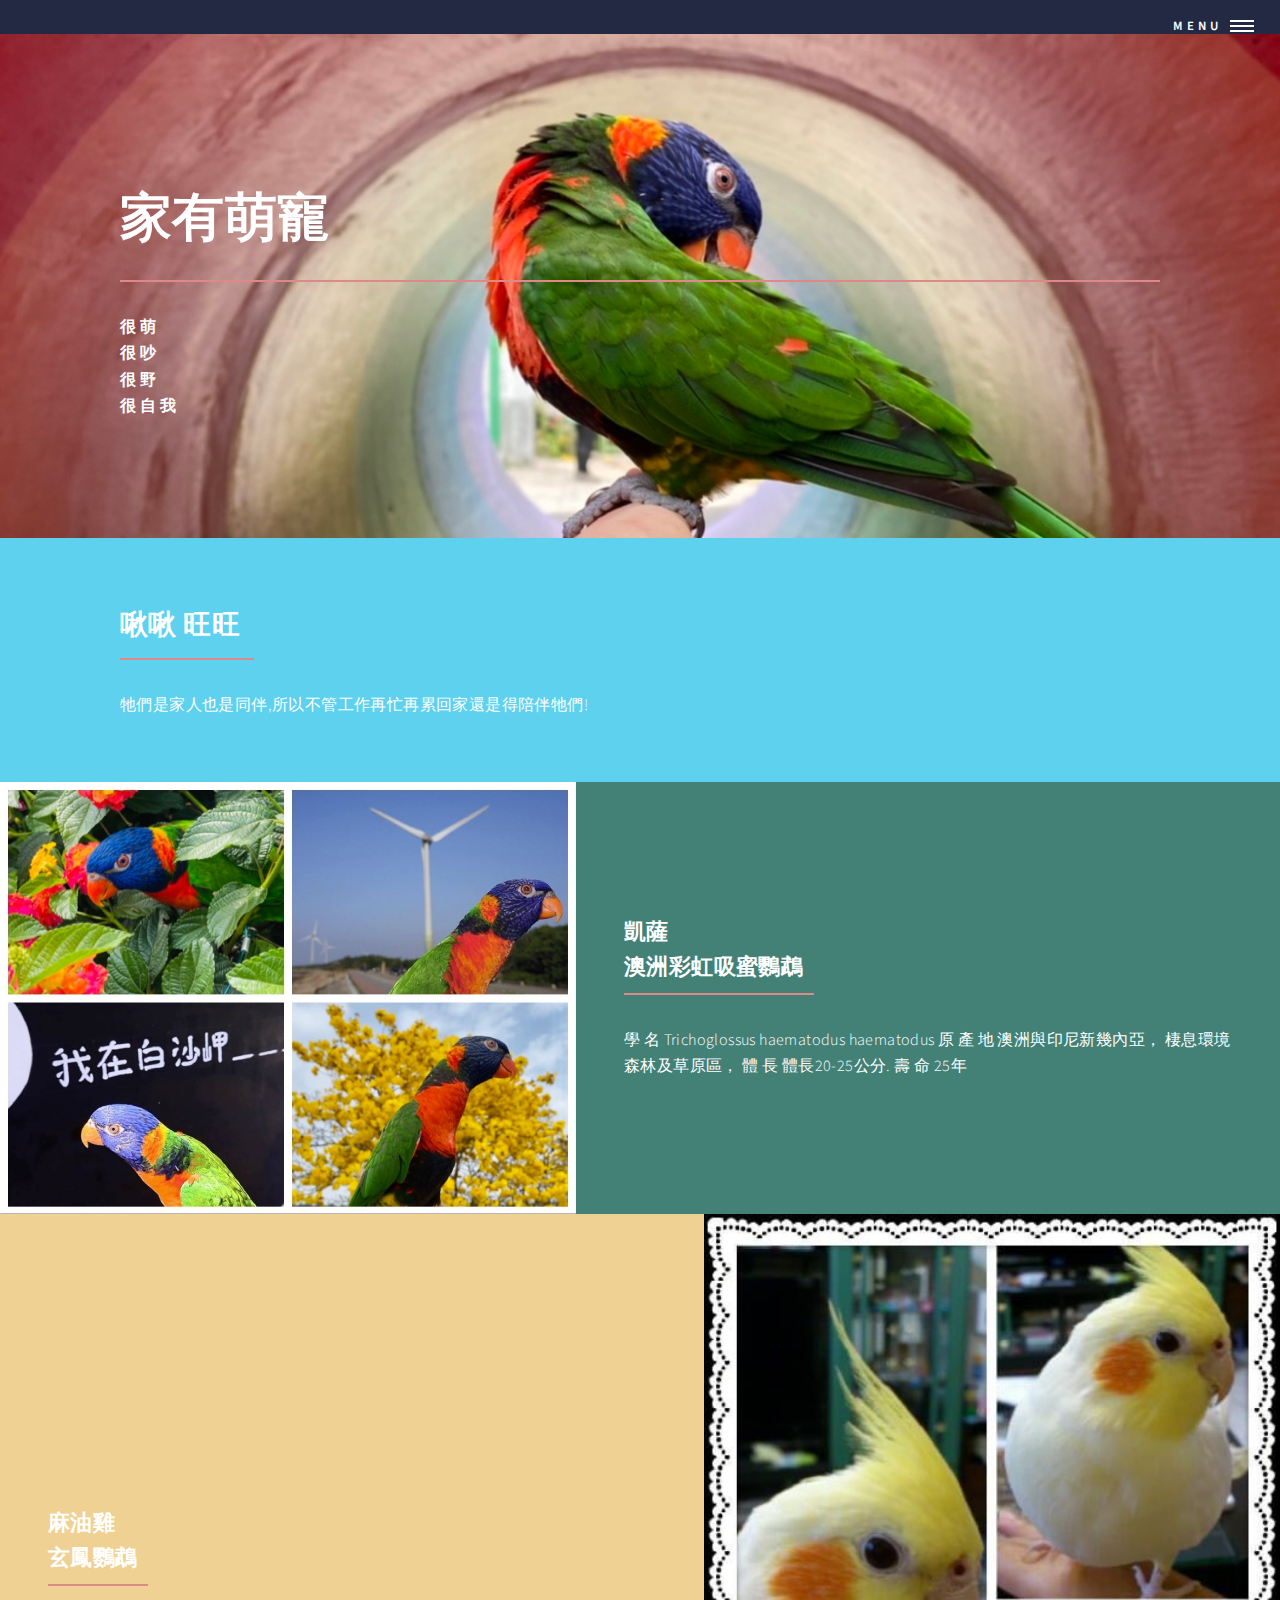
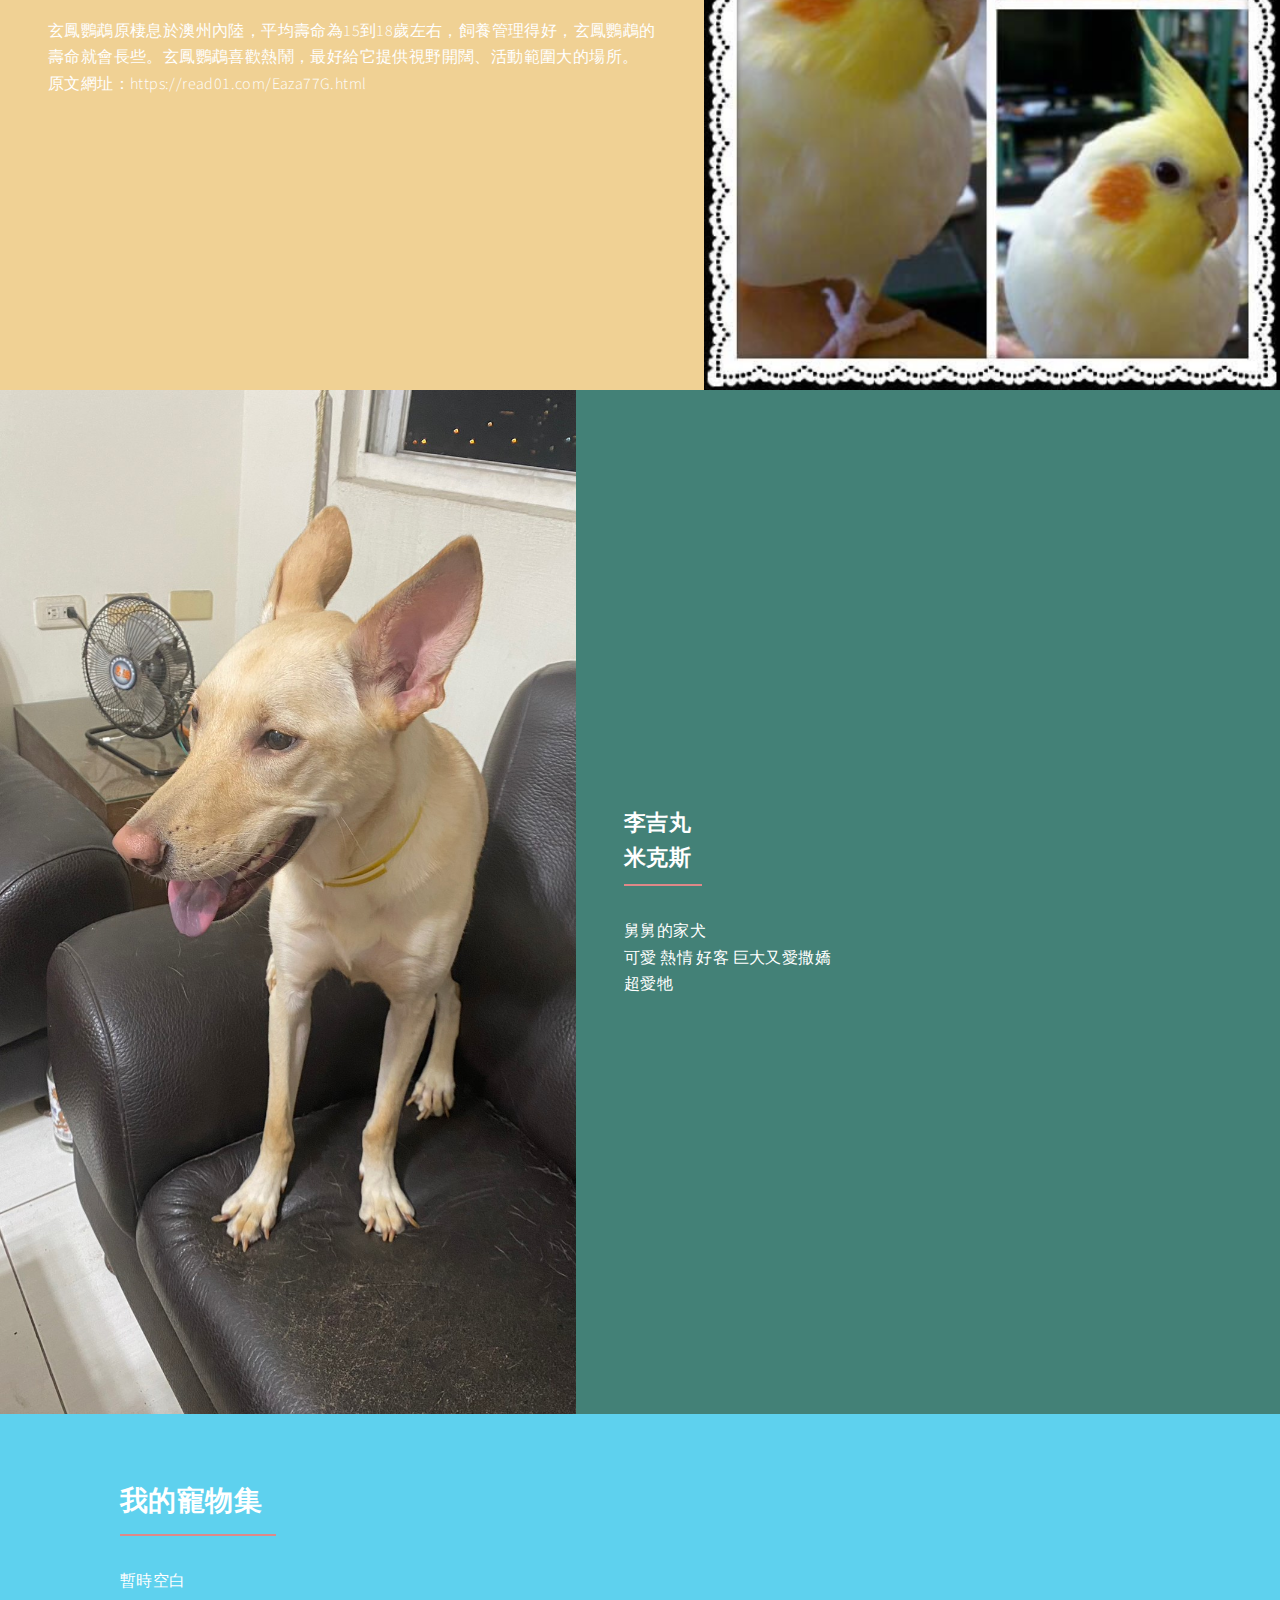
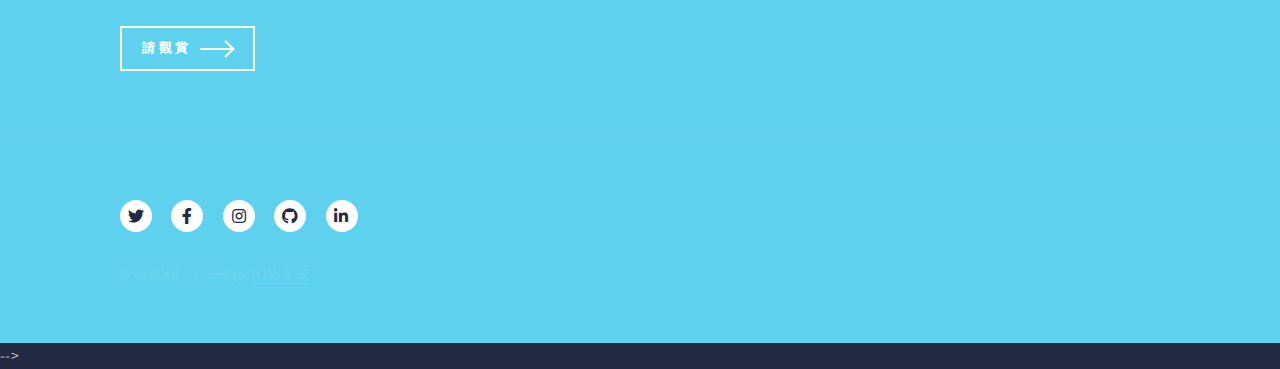
<file: 家有萌寵.html>
<!DOCTYPE HTML>
<!--
	Forty by HTML5 UP
	html5up.net | @ajlkn
	Free for personal and commercial use under the CCA 3.0 license (html5up.net/license)
-->
<html>

<head>
	<title>家有萌寵</title>
	<meta charset="utf-8" />
	<meta name="viewport" content="width=device-width, initial-scale=1, user-scalable=no" />
	<link rel="stylesheet" href="assets/css/家有萌寵.css" />
	<noscript>
		<link rel="stylesheet" href="assets/css/noscript.css" />
	</noscript>
</head>

<body class="is-preload">

	<!-- Wrapper -->
	<div id="wrapper">

		<!-- Header -->
		<!-- Note: The "styleN" class below should match that of the banner element. -->
		<header id="header" class="alt style2">
			<a href="index.html" class="logo"><strong></strong> <span></span></a><!--修改:刪除左上角字串-->
			<nav>
				<a href="#menu">Menu</a>
			</nav>
		</header>

		Menu
		<nav id="menu">
			<ul class="links">
				<li><a href="index.html">Home</a></li>
				<li><a href="landing.html">Landing</a></li>
				<li><a href="generic.html">Generic</a></li>
				<li><a href="elements.html">Elements</a></li>
			</ul>
			<ul class="actions stacked">
				<li><a href="#" class="button primary fit">Get Started</a></li>
				<li><a href="#" class="button fit">Log In</a></li>
			</ul>
		</nav>

		<!-- Banner -->
		<!-- Note: The "styleN" class below should match that of the header element. -->
		<section id="banner" class="style2">
			<div class="inner">
				<span class="image">
					<img src="images/1011.jpg" alt="" />
				</span>
				<header class="major">
					<h1>家有萌寵</h1>
				</header>
				<div class="content">
					<p>很萌<br />很吵<br />很野<br />
						很自我</p>
				</div>
			</div>
		</section>

		<!-- Main -->
		<div id="main">

			<!-- One -->
			<section id="one">
				<div class="inner">
					<header class="major">
						<h2>啾啾 旺旺</h2>
					</header>
					<p>牠們是家人也是同伴,所以不管工作再忙再累回家還是得陪伴牠們!</p>
				</div>
			</section>

			<!-- <section id="one">
				<div class="inner">
					<header class="major">
						<h2>飼養心得</h2>
					</header>
					<p>暫時空白</p>
				</div>
			</section> -->

			<!-- 修改: 新增一區塊,並且新增一樣式對應3602行 -->
			

				


				<!-- Two -->
				<section id="two" class="spotlights">
					<section>
						<a href="generic.html" class="image">
							<img src="images/1012.jpg" alt="" data-position="center center" />
						</a>
						<div class="content">
							<div class="inner">
								<header class="major">
									<h3>凱薩</br>澳洲彩虹吸蜜鸚鵡</h3>
								</header>
								<p>學 名 Trichoglossus haematodus haematodus
									原 產 地 澳洲與印尼新幾內亞，
									棲息環境 森林及草原區，
									體 長 體長20-25公分.
									壽 命 25年
									<!-- <ul class="actions">
												<li><a href="generic.html" class="button">Learn more</a></li>
											</ul>
										</div> -->
							</div>
					</section>
					<section>
						<a href="generic.html" class="image">
							<img src="images/1002.jpg" alt="" data-position="top center" />
						</a>
						<div class="content">
							<div class="inner">
								<header class="major">
									<h3>麻油雞</br>
										玄鳳鸚鵡</h3>
								</header>
								<p>玄鳳鸚鵡原棲息於澳州內陸，平均壽命為15到18歲左右，飼養管理得好，玄鳳鸚鵡的壽命就會長些。玄鳳鸚鵡喜歡熱鬧，最好給它提供視野開闊、活動範圍大的場所。

									原文網址：https://read01.com/Eaza77G.html</p>
								<!-- <ul class="actions">
												<li><a href="generic.html" class="button">Learn more</a></li>
											</ul>
										</div> -->
							</div>
					</section>
					<section>
						<a href="generic.html" class="image">
							<img src="images/1006.jpg" alt="" data-position="25% 25%" />
						</a>
						<div class="content">
							<div class="inner">
								<header class="major">
									<h3>李吉丸</br>米克斯</h3>
								</header>
								<p>舅舅的家犬</br>可愛&nbsp;熱情&nbsp;好客&nbsp;巨大又愛撒嬌</br>超愛牠</p>
								<!-- <ul class="actions">
												<li><a href="generic.html" class="button">Learn more</a></li>
											</ul>
										</div>
									</div> -->
					</section>
				</section>

				<section id="three">
					<div class="inner">
						<header class="major">
							<h2>我的寵物集</h2>
						</header>
						<p>  暫時空白</p> 
						<ul class="actions">
							<li><a href="我的寵物集/index我的寵物集.html" class="button next">請觀賞</a></li>
						</ul>
					</div>
				</section>

			

			<!-- Contact
					<section id="contact">
						<div class="inner">
							<section>
								<form method="post" action="#">
									<div class="fields">
										<div class="field half">
											<label for="name">Name</label>
											<input type="text" name="name" id="name" />
										</div>
										<div class="field half">
											<label for="email">Email</label>
											<input type="text" name="email" id="email" />
										</div>
										<div class="field">
											<label for="message">Message</label>
											<textarea name="message" id="message" rows="6"></textarea>
										</div>
									</div>
									<ul class="actions">
										<li><input type="submit" value="Send Message" class="primary" /></li>
										<li><input type="reset" value="Clear" /></li>
									</ul>
								</form>
							</section>
							<section class="split">
								<section>
									<div class="contact-method">
										<span class="icon solid alt fa-envelope"></span>
										<h3>Email</h3>
										<a href="#">information@untitled.tld</a>
									</div>
								</section>
								<section>
									<div class="contact-method">
										<span class="icon solid alt fa-phone"></span>
										<h3>Phone</h3>
										<span>(000) 000-0000 x12387</span>
									</div>
								</section>
								<section>
									<div class="contact-method">
										<span class="icon solid alt fa-home"></span>
										<h3>Address</h3>
										<span>1234 Somewhere Road #5432<br />
										Nashville, TN 00000<br />
										United States of America</span>
									</div>
								</section>
							</section>
						</div>
					</section>
				-->
				<!-- Footer -->
			<footer id="footer">
				<div class="inner">
					<ul class="icons">
						<li><a href="#" class="icon brands alt fa-twitter"><span class="label">Twitter</span></a></li>
						<li><a href="#" class="icon brands alt fa-facebook-f"><span class="label">Facebook</span></a>
						</li>
						<li><a href="#" class="icon brands alt fa-instagram"><span class="label">Instagram</span></a>
						</li>
						<li><a href="#" class="icon brands alt fa-github"><span class="label">GitHub</span></a></li>
						<li><a href="#" class="icon brands alt fa-linkedin-in"><span class="label">LinkedIn</span></a>
						</li>
					</ul>
					<ul class="copyright">
						<li>&copy; Untitled</li>
						<li>Design: <a href="https://html5up.net">HTML5 UP</a></li>
					</ul>
				</div>
			</footer>

		</div>

		<!-- Scripts -->
		<script src="assets/js/jquery.min.js"></script>
		<script src="assets/js/jquery.scrolly.min.js"></script>
		<script src="assets/js/jquery.scrollex.min.js"></script>
		<script src="assets/js/browser.min.js"></script>
		<script src="assets/js/breakpoints.min.js"></script>
		<script src="assets/js/util.js"></script>
		<script src="assets/js/main.js"></script>

</body>

</html> -->
</file>
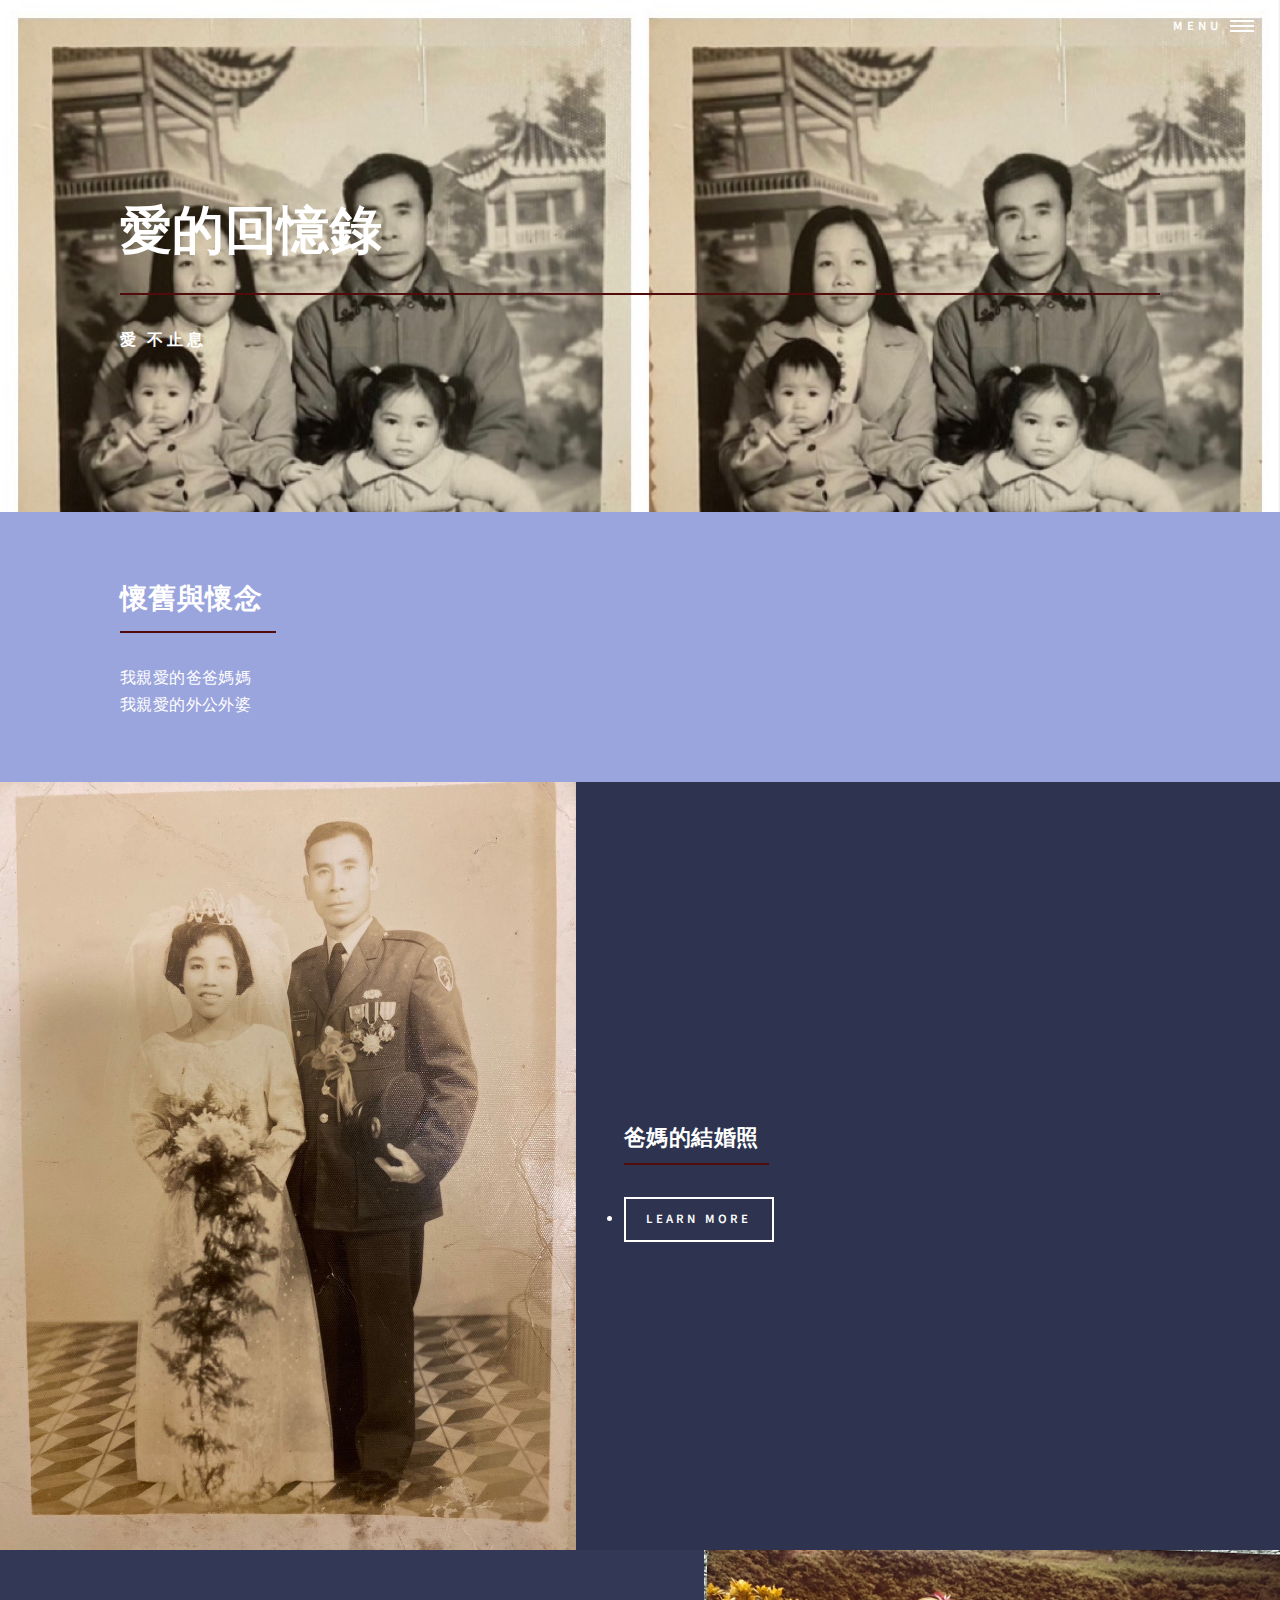
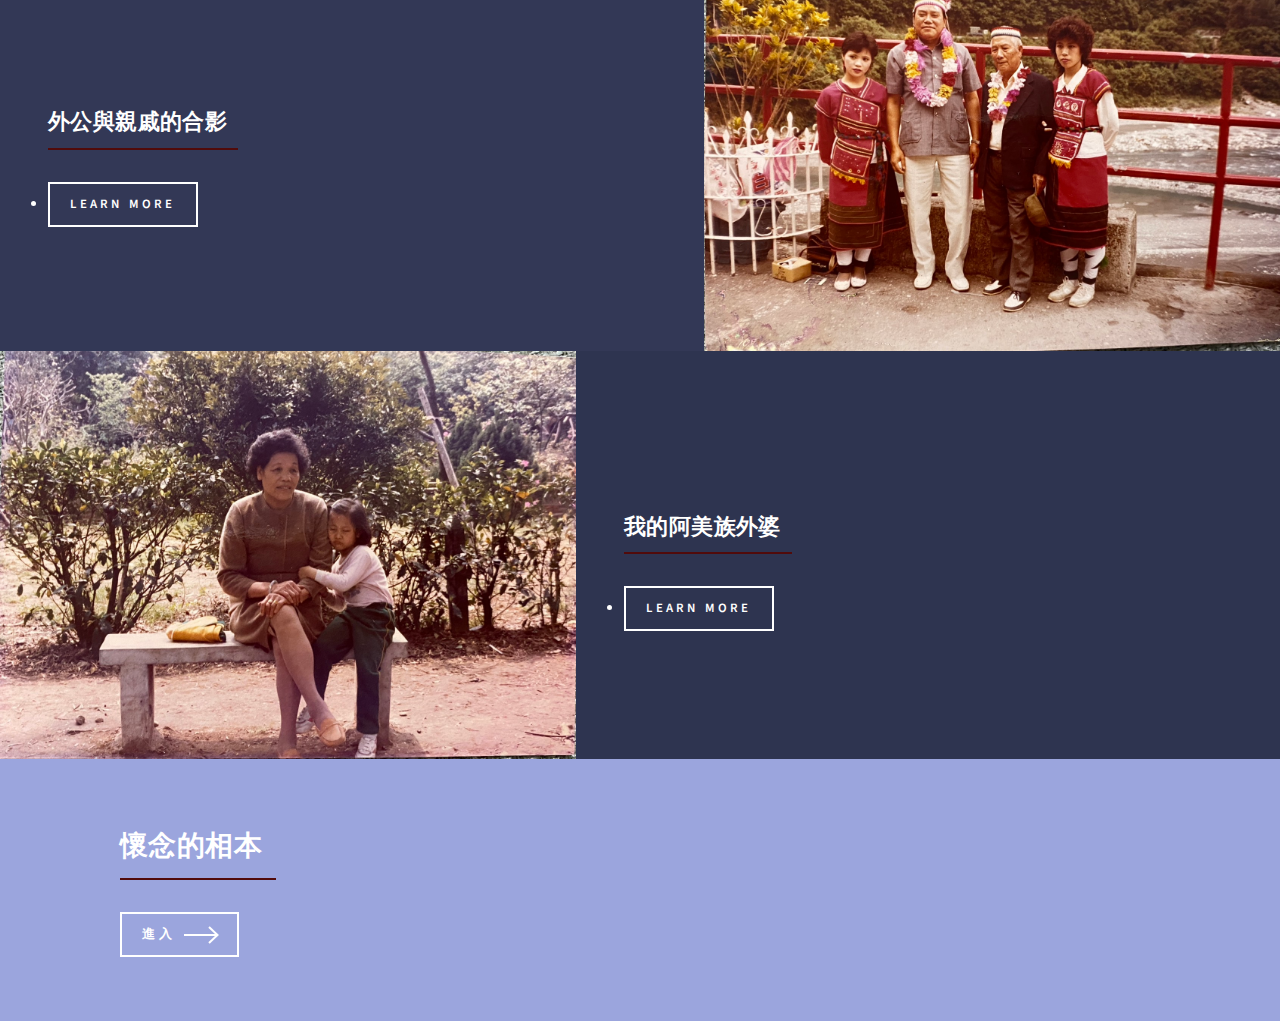
<file: 愛的紀念.html>
<!DOCTYPE HTML>
<!--
	Forty by HTML5 UP
	html5up.net | @ajlkn
	Free for personal and commercial use under the CCA 3.0 license (html5up.net/license)
-->
<html>
	<head>
		<title>愛的紀念</title>
		<meta charset="utf-8" />
		<meta name="viewport" content="width=device-width, initial-scale=1, user-scalable=no" />
		<link rel="stylesheet" href="assets/css/main.css" />
		<noscript><link rel="stylesheet" href="assets/css/noscript.css" /></noscript>
	</head>
	<body class="is-preload">

		<!-- Wrapper -->
			<div id="wrapper">

				<!-- Header -->
				<!-- Note: The "styleN" class below should match that of the banner element. -->
					<header id="header" class="alt style2">
						<a href="index.html" class="logo"><strong></strong> <span></span></a>
						<nav>
							<a href="#menu">Menu</a>
						</nav>
					</header>

				<!-- Menu -->
					<nav id="menu">
						<ul class="links">
							<li><a href="index.html">Home</a></li>
							<li><a href="landing.html">Landing</a></li>
							<li><a href="generic.html">Generic</a></li>
							<li><a href="elements.html">Elements</a></li>
						</ul>
						<ul class="actions stacked">
							<li><a href="#" class="button primary fit">Get Started</a></li>
							<li><a href="#" class="button fit">Log In</a></li>
						</ul>
					</nav>

				<!-- Banner -->
				<!-- Note: The "styleN" class below should match that of the header element. -->
					<section id="banner" class="style2">
						<div class="inner">
							<span class="image">
								<img src="images/5001.jpg" alt="" />
							</span>
							<header class="major">
								<h1>愛的回憶錄</h1>
							</header>
							<div class="content">
								<p>愛&nbsp;不止息<br />
								</p>
							</div>
						</div>
					</section>

				<!-- Main -->
					<div id="main">

						<!-- One -->
							<section id="one">
								<div class="inner">
									<header class="major">
										<h2>懷舊與懷念</h2>
									</header>
									<p>我親愛的爸爸媽媽</br>
									    我親愛的外公外婆</p>
							</section>

						<!-- Two -->
							<section id="two" class="spotlights">
								<section>
									<a href="generic.html" class="image">
										<img src="images/5002.jpg" alt="" data-position="center center" />
									</a>
									<div class="content">
										<div class="inner">
											<header class="major">
												<h3>爸媽的結婚照</h3>
											</header>
											<p></p>
												<li><a href="generic.html" class="button">Learn more</a></li>
											</ul>
										</div>
									</div>
								</section>
								<section>
									<a href="generic-開始.html" class="image">
										<img src="images/5003.jpg" alt="" data-position="top center" />
									</a>
									<div class="content">
										<div class="inner">
											<header class="major">
												<h3>外公與親戚的合影</h3>
											</header>
											<p></p>
												<li><a href="generic.html" class="button">Learn more</a></li>
											</ul>
										</div>
									</div>
								</section>
								<section>
									<a href="generic.html" class="image">
										<img src="images/5004.jpg" alt="" data-position="25% 25%" />
									</a>
									<div class="content">
										<div class="inner">
											<header class="major">
												<h3>我的阿美族外婆</h3>
											</header>
											<p></p>
												<li><a href="generic.html" class="button">Learn more</a></li>
											</ul>
										</div>
									</div>
								</section>
							</section>

						<!-- Three -->
							<section id="three">
								<div class="inner">
									<header class="major">
										<h2>懷念的相本</h2>
									</header>
									<p></p>
									<ul class="actions">
										<li><a href="generic.html" class="button next">進入</a></li>
									</ul>
								</div>
							</section>

					</div>

				<!-- Contact
					<section id="contact">
						<div class="inner">
							<section>
								<form method="post" action="#">
									<div class="fields">
										<div class="field half">
											<label for="name">Name</label>
											<input type="text" name="name" id="name" />
										</div>
										<div class="field half">
											<label for="email">Email</label>
											<input type="text" name="email" id="email" />
										</div>
										<div class="field">
											<label for="message">Message</label>
											<textarea name="message" id="message" rows="6"></textarea>
										</div>
									</div>
									<ul class="actions">
										<li><input type="submit" value="Send Message" class="primary" /></li>
										<li><input type="reset" value="Clear" /></li>
									</ul>
								</form>
							</section>
							<section class="split">
								<section>
									<div class="contact-method">
										<span class="icon solid alt fa-envelope"></span>
										<h3>Email</h3>
										<a href="#">information@untitled.tld</a>
									</div>
								</section>
								<section>
									<div class="contact-method">
										<span class="icon solid alt fa-phone"></span>
										<h3>Phone</h3>
										<span>(000) 000-0000 x12387</span>
									</div>
								</section>
								<section>
									<div class="contact-method">
										<span class="icon solid alt fa-home"></span>
										<h3>Address</h3>
										<span>1234 Somewhere Road #5432<br />
										Nashville, TN 00000<br />
										United States of America</span>
									</div>
								</section>
							</section>
						</div>
					</section>

				<!-- Footer -->
					<!-- <footer id="footer">
						<div class="inner">
							<ul class="icons">
								<li><a href="#" class="icon brands alt fa-twitter"><span class="label">Twitter</span></a></li>
								<li><a href="#" class="icon brands alt fa-facebook-f"><span class="label">Facebook</span></a></li>
								<li><a href="#" class="icon brands alt fa-instagram"><span class="label">Instagram</span></a></li>
								<li><a href="#" class="icon brands alt fa-github"><span class="label">GitHub</span></a></li>
								<li><a href="#" class="icon brands alt fa-linkedin-in"><span class="label">LinkedIn</span></a></li>
							</ul>
							<ul class="copyright">
								<li>&copy; Untitled</li><li>Design: <a href="https://html5up.net">HTML5 UP</a></li>
							</ul>
						</div>
					</footer>

			</div>

		<!-- Scripts -->
			<script src="assets/js/jquery.min.js"></script>
			<script src="assets/js/jquery.scrolly.min.js"></script>
			<script src="assets/js/jquery.scrollex.min.js"></script>
			<script src="assets/js/browser.min.js"></script>
			<script src="assets/js/breakpoints.min.js"></script>
			<script src="assets/js/util.js"></script>
			<script src="assets/js/main.js"></script> 

	</body>
</html>
</file>
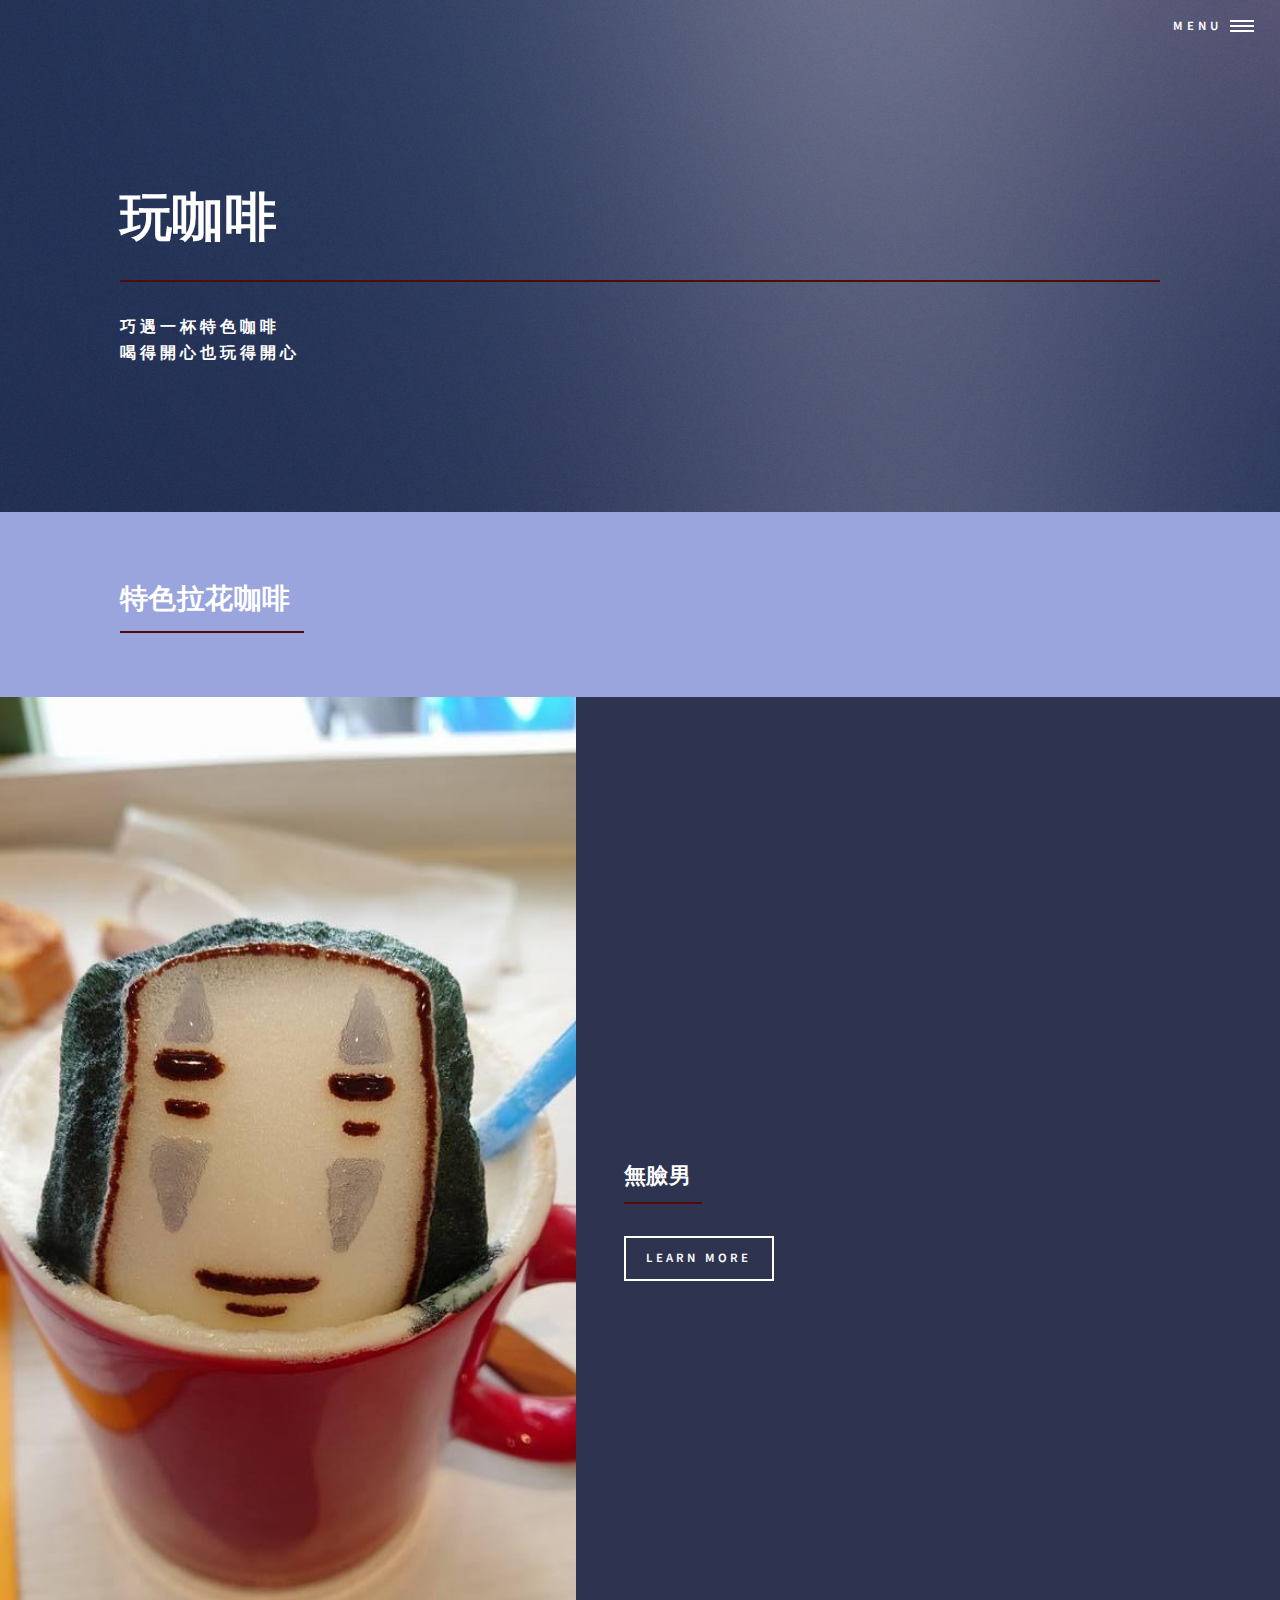
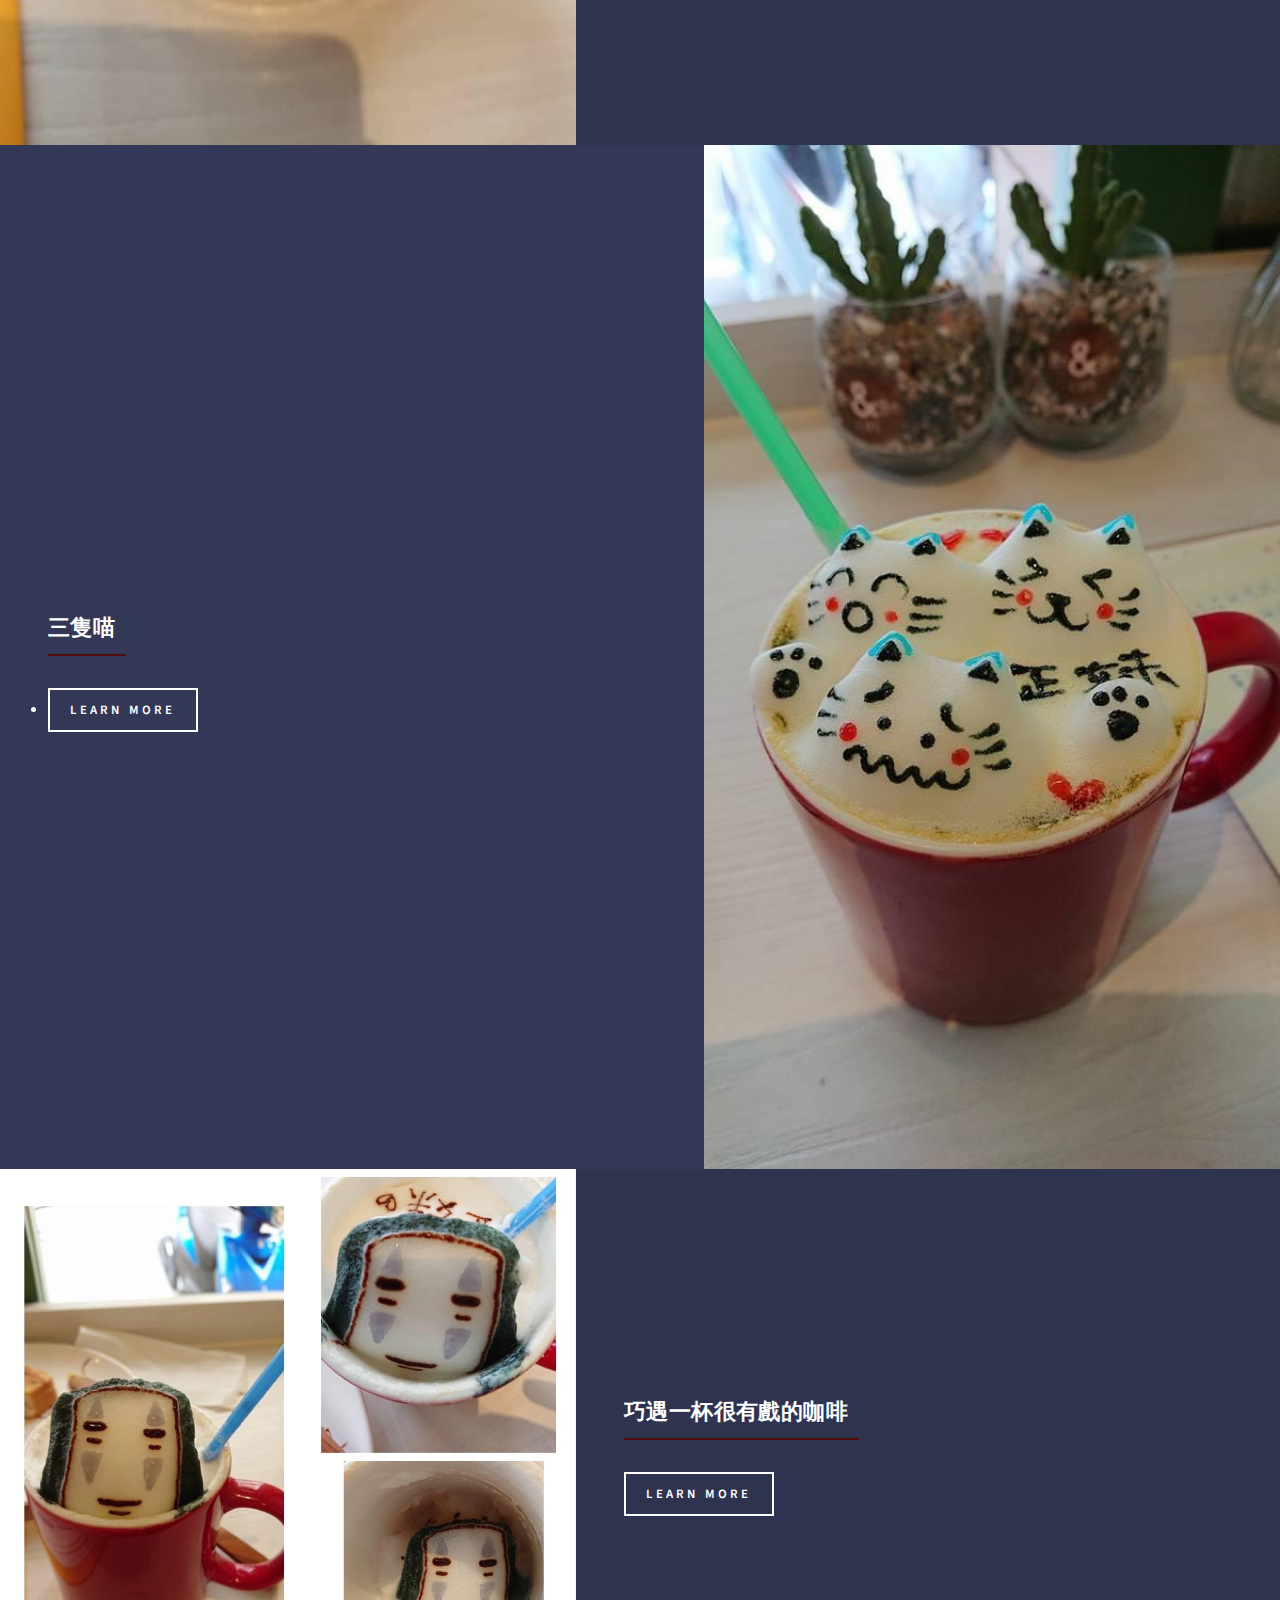
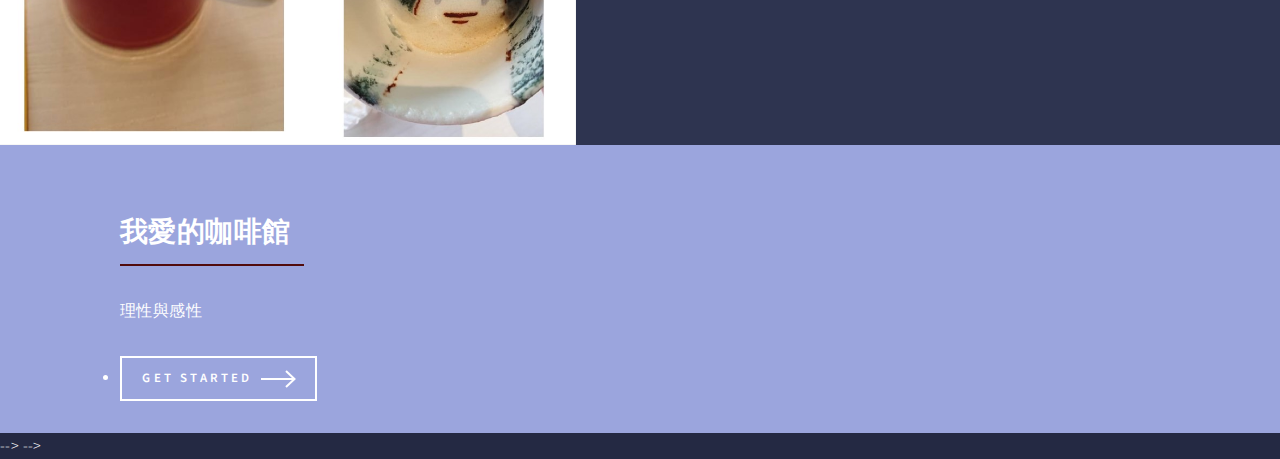
<file: 玩咖啡.html>
<!DOCTYPE HTML>
<!--
	Forty by HTML5 UP
	html5up.net | @ajlkn
	Free for personal and commercial use under the CCA 3.0 license (html5up.net/license)
-->
<html>
	<head>
		<title>玩咖啡</title>
		<meta charset="utf-8" />
		<meta name="viewport" content="width=device-width, initial-scale=1, user-scalable=no" />
		<link rel="stylesheet" href="assets/css/main.css" />
		<noscript><link rel="stylesheet" href="assets/css/noscript.css" /></noscript>
	</head>
	<body class="is-preload">

		<!-- Wrapper -->
			<div id="wrapper">

				<!-- Header -->
				<!-- Note: The "styleN" class below should match that of the banner element. -->
					<header id="header" class="alt style2">
						<a href="index.html" class="logo"><strong></strong> <span></span></a>
						<nav>
							<a href="#menu">Menu</a>
						</nav>
					</header>

				<!-- Menu -->
					<nav id="menu">
						<ul class="links">
							<li><a href="index.html">Home</a></li>
							<li><a href="landing.html">Landing</a></li>
							<li><a href="generic.html">Generic</a></li>
							<li><a href="elements.html">Elements</a></li>
						</ul>
						<ul class="actions stacked">
							<li><a href="#" class="button primary fit">Get Started</a></li>
							<li><a href="#" class="button fit">Log In</a></li>
						</ul>
					</nav>

				<!-- Banner -->
				<!-- Note: The "styleN" class below should match that of the header element. -->
					<section id="banner" class="style2">
						<div class="inner">
							<span class="image">
								<img src="images/pic07.jpg" alt="" />
							</span>
							<header class="major">
								<h1>玩咖啡</h1>
							</header>
							<div class="content">
								<p>巧遇一杯特色咖啡<br />
								喝得開心也玩得開心</p>
							</div>
						</div>
					</section>

				<!-- Main -->
					<div id="main">

						<!-- One -->
							<section id="one">
								<div class="inner">
									<header class="major">
										<h2>特色拉花咖啡</h2>
									</header>
									<p></p>
							</section>

						<!-- Two -->
							<section id="two" class="spotlights">
								<section>
									<a href="generic.html" class="image">
										<img src="images/4002.jpg" alt="" data-position="center center" />
									</a>
									<div class="content">
										<div class="inner">
											<header class="major">
												<h3>無臉男</h3>
											</header>
											<p></p>
											<ul class="actions">
												<li><a href="generic.html" class="button">Learn more</a></li>
											</ul>
										</div>
									</div>
								</section>
								<section>
									<a href="generic.html" class="image">
										<img src="images/4001.jpg" alt="" data-position="top center" />
									</a>
									<div class="content">
										<div class="inner">
											<header class="major">
												<h3>三隻喵</h3>
											</header>
											<p></p>
												<li><a href="generic.html" class="button">Learn more</a></li>
											</ul>
										</div>
									</div>
								</section>
								<section>
									<a href="generic.html" class="image">
										<img src="images/4008.jpg" alt="" data-position="25% 25%" />
									</a>
									<div class="content">
										<div class="inner">
											<header class="major">
												<h3>巧遇一杯很有戲的咖啡</h3>
											</header>
											<p></p>
											<ul class="actions">
												<li><a href="generic.html" class="button">Learn more</a></li>
											</ul>
										</div>
									</div>
								</section>
							</section>

						<!-- Three -->
							<section id="three">
								<div class="inner">
									<header class="major">
										<h2>我愛的咖啡館</h2>
									</header>
									<p>理性與感性</p>
										<li><a href="generic.html" class="button next">Get Started</a></li>
									</ul>
								</div>
							</section>

					</div>

				<!-- Contact
					<section id="contact">
						<div class="inner">
							<section>
								<form method="post" action="#">
									<div class="fields">
										<div class="field half">
											<label for="name">Name</label>
											<input type="text" name="name" id="name" />
										</div>
										<div class="field half">
											<label for="email">Email</label>
											<input type="text" name="email" id="email" />
										</div>
										<div class="field">
											<label for="message">Message</label>
											<textarea name="message" id="message" rows="6"></textarea>
										</div>
									</div>
									<ul class="actions">
										<li><input type="submit" value="Send Message" class="primary" /></li>
										<li><input type="reset" value="Clear" /></li>
									</ul>
								</form>
							</section>
							<section class="split">
								<section>
									<div class="contact-method">
										<span class="icon solid alt fa-envelope"></span>
										<h3>Email</h3>
										<a href="#">information@untitled.tld</a>
									</div>
								</section>
								<section>
									<div class="contact-method">
										<span class="icon solid alt fa-phone"></span>
										<h3>Phone</h3>
										<span>(000) 000-0000 x12387</span>
									</div>
								</section>
								<section>
									<div class="contact-method">
										<span class="icon solid alt fa-home"></span>
										<h3>Address</h3>
										<span>1234 Somewhere Road #5432<br />
										Nashville, TN 00000<br />
										United States of America</span>
									</div>
								</section>
							</section>
						</div>
					</section>

				<!-- Footer -->
					<!-- <footer id="footer">
						<div class="inner">
							<ul class="icons">
								<li><a href="#" class="icon brands alt fa-twitter"><span class="label">Twitter</span></a></li>
								<li><a href="#" class="icon brands alt fa-facebook-f"><span class="label">Facebook</span></a></li>
								<li><a href="#" class="icon brands alt fa-instagram"><span class="label">Instagram</span></a></li>
								<li><a href="#" class="icon brands alt fa-github"><span class="label">GitHub</span></a></li>
								<li><a href="#" class="icon brands alt fa-linkedin-in"><span class="label">LinkedIn</span></a></li>
							</ul>
							<ul class="copyright">
								<li>&copy; Untitled</li><li>Design: <a href="https://html5up.net">HTML5 UP</a></li>
							</ul>
						</div>
					</footer>

			</div>

		<!-- Scripts -->
			<script src="assets/js/jquery.min.js"></script>
			<script src="assets/js/jquery.scrolly.min.js"></script>
			<script src="assets/js/jquery.scrollex.min.js"></script>
			<script src="assets/js/browser.min.js"></script>
			<script src="assets/js/breakpoints.min.js"></script>
			<script src="assets/js/util.js"></script>
			<script src="assets/js/main.js"></script> --> -->

	</body>
</html>
</file>
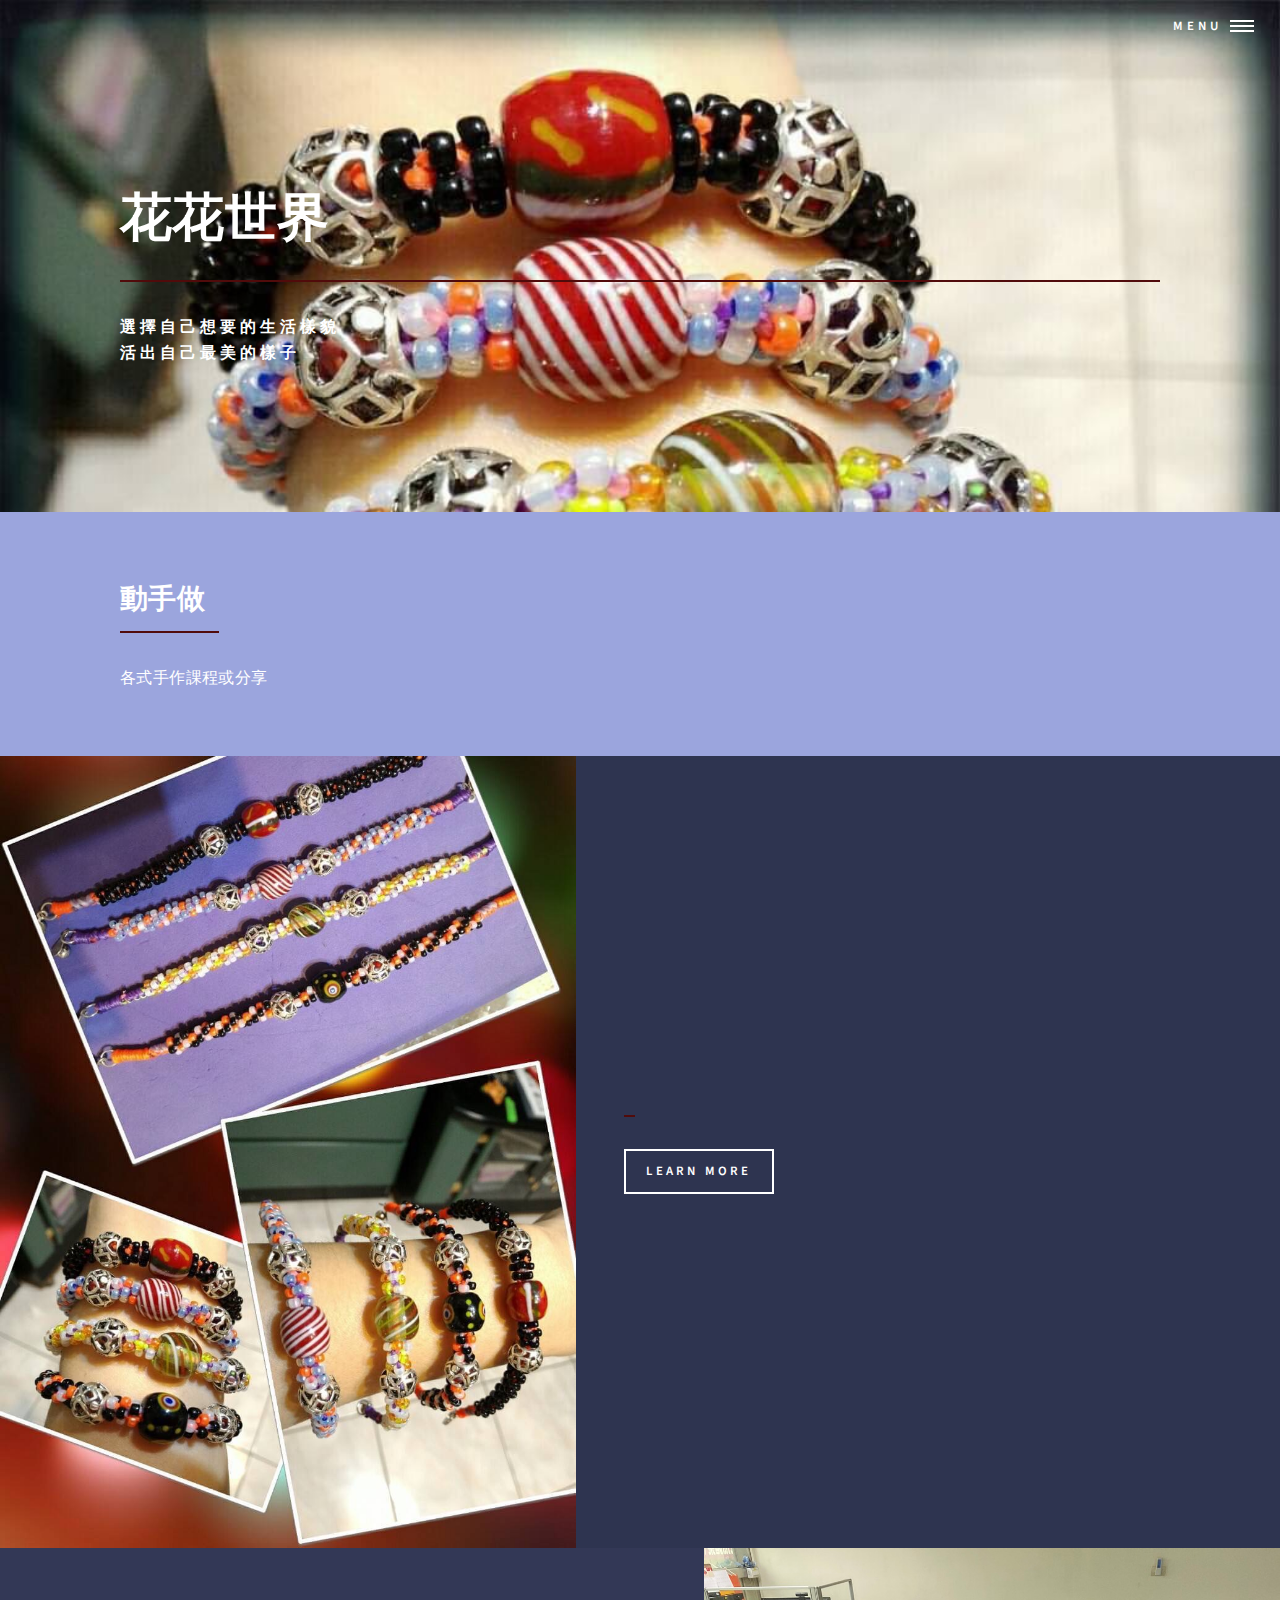
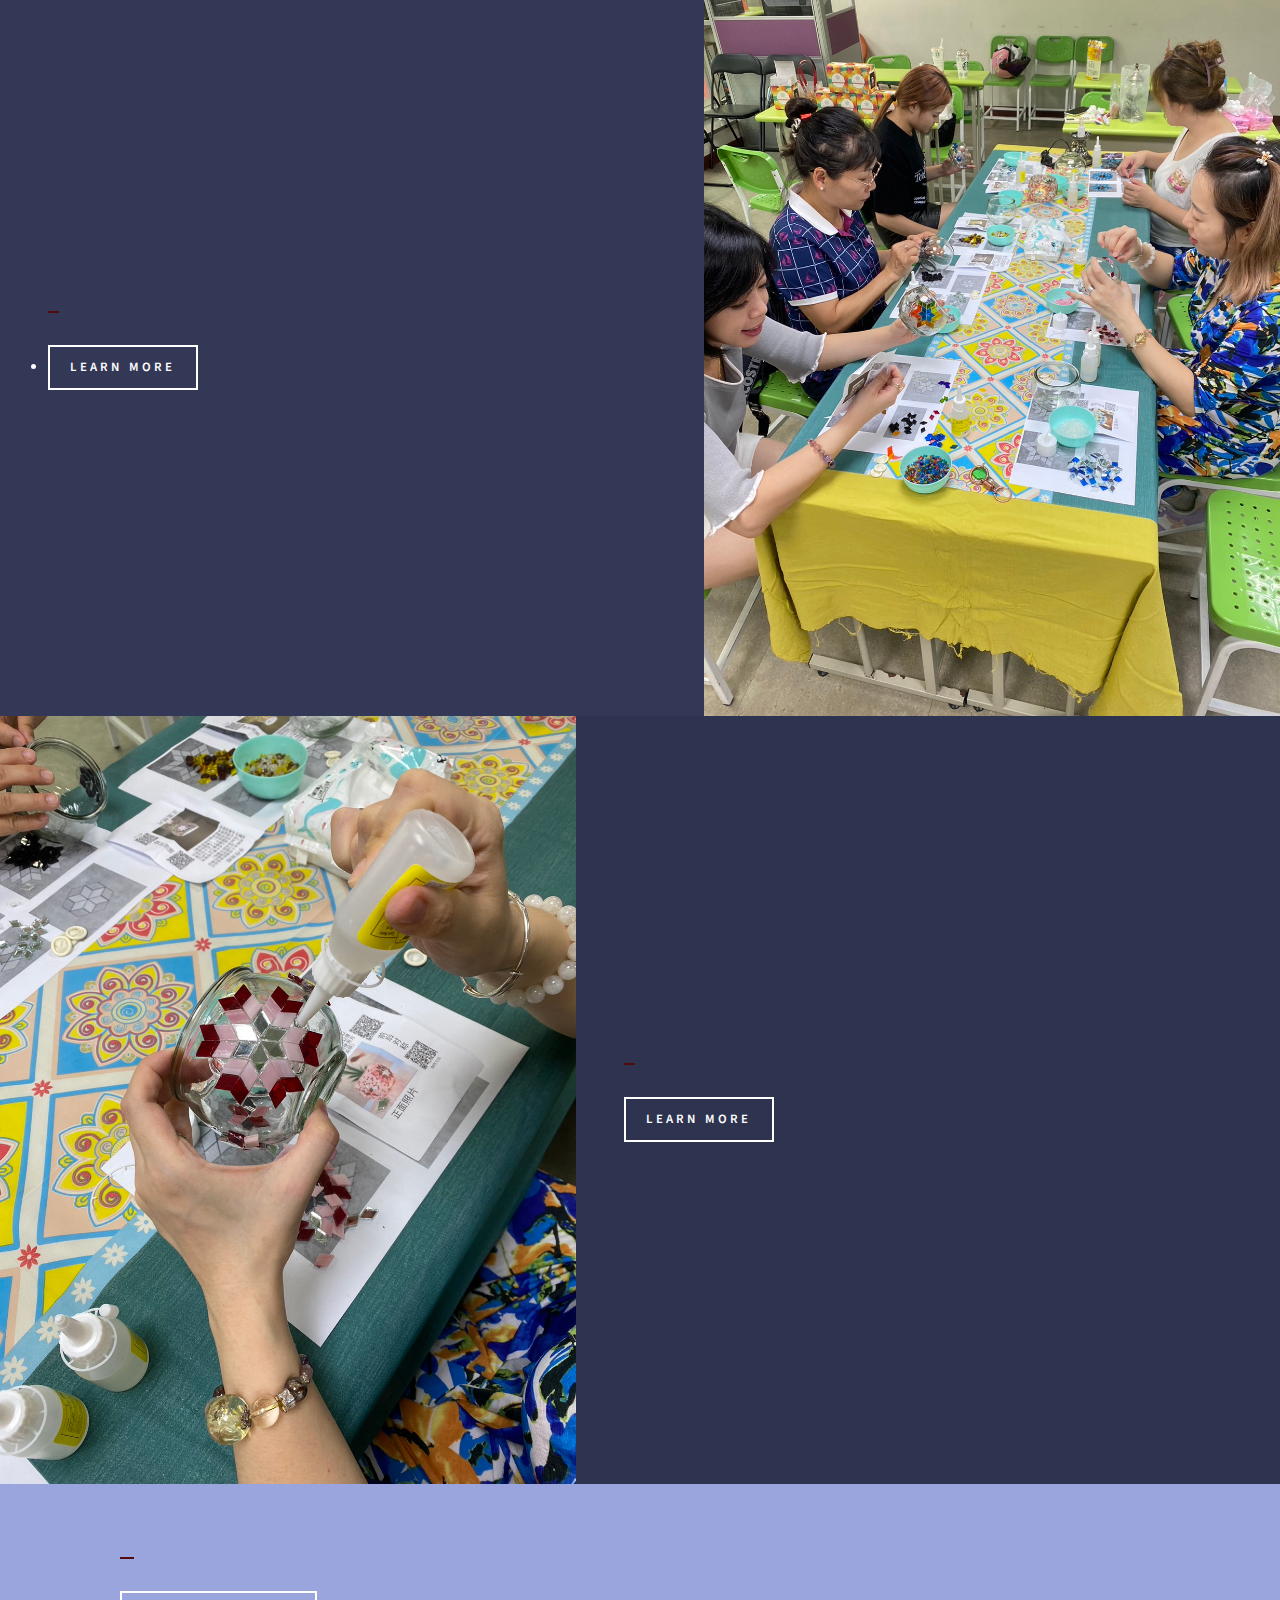
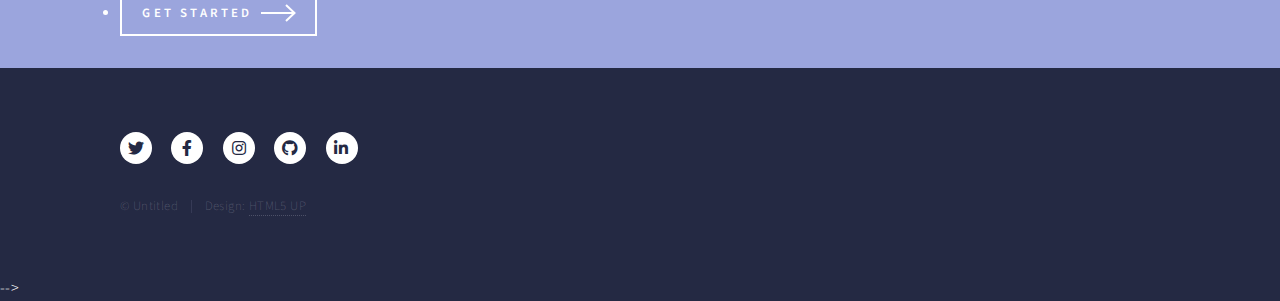
<file: 花花世界.html>
<!DOCTYPE HTML>
<!--
	Forty by HTML5 UP
	html5up.net | @ajlkn
	Free for personal and commercial use under the CCA 3.0 license (html5up.net/license)
-->
<html>
	<head>
		<title>花花世界</title>
		<meta charset="utf-8" />
		<meta name="viewport" content="width=device-width, initial-scale=1, user-scalable=no" />
		<link rel="stylesheet" href="assets/css/main.css" />
		<noscript><link rel="stylesheet" href="assets/css/noscript.css" /></noscript>
	</head>
	<body class="is-preload">

		<!-- Wrapper -->
			<div id="wrapper">

				<!-- Header -->
				<!-- Note: The "styleN" class below should match that of the banner element. -->
					<header id="header" class="alt style2">
						<a href="index.html" class="logo"><strong></strong> <span></span></a>
						<nav>
							<a href="#menu">Menu</a>
						</nav>
					</header>

				<!-- Menu -->
					<nav id="menu">
						<ul class="links">
							<li><a href="index.html">Home</a></li>
							<li><a href="landing.html">Landing</a></li>
							<li><a href="generic.html">Generic</a></li>
							<li><a href="elements.html">Elements</a></li>
						</ul>
						<ul class="actions stacked">
							<li><a href="#" class="button primary fit">Get Started</a></li>
							<li><a href="#" class="button fit">Log In</a></li>
						</ul>
					</nav>

				<!-- Banner -->
				<!-- Note: The "styleN" class below should match that of the header element. -->
					<section id="banner" class="style2">
						<div class="inner">
							<span class="image">
								<img src="images/6005.jpg" alt="" />
							</span>
							<header class="major">
								<h1>花花世界</h1>
							</header>
							<div class="content">
								<p>選擇自己想要的生活樣貌<br />
								活出自己最美的樣子</p>
							</div>
						</div>
					</section>

				<!-- Main -->
					<div id="main">

						<!-- One -->
							<section id="one">
								<div class="inner">
									<header class="major">
										<h2>動手做</h2>
									</header>
									<p>各式手作課程或分享</p>
								</div>
							</section>

						<!-- Two -->
							<section id="two" class="spotlights">
								<section>
									<a href="generic.html" class="image">
										<img src="images/6003.jpg" alt="" data-position="center center" />
									</a>
									<div class="content">
										<div class="inner">
											<header class="major">
												<h3></h3>
											</header>
											<p></p>
											<ul class="actions">
												<li><a href="generic.html" class="button">Learn more</a></li>
											</ul>
										</div>
									</div>
								</section>
								<section>
									<a href="generic.html" class="image">
										<img src="images/6007.jpg" alt="" data-position="top center" />
									</a>
									<div class="content">
										<div class="inner">
											<header class="major">
												<h3></h3>
											</header>
											<p></p>
												<li><a href="generic.html" class="button">Learn more</a></li>
											</ul>
										</div>
									</div>
								</section>
								<section>
									<a href="generic.html" class="image">
										<img src="images/6008.jpg" alt="" data-position="25% 25%" />
									</a>
									<div class="content">
										<div class="inner">
											<header class="major">
												<h3></h3>
											</header>
											<p></p>
											<ul class="actions">
												<li><a href="generic.html" class="button">Learn more</a></li>
											</ul>
										</div>
									</div>
								</section>
							</section>

						<!-- Three -->
							<section id="three">
								<div class="inner">
									<header class="major">
										<h2></h2>
									</header>
									<p></p>
										<li><a href="generic.html" class="button next">Get Started</a></li>
									</ul>
								</div>
							</section>

					</div>

				<!-- Contact -->
					<!-- <section id="contact">
						<div class="inner">
							<section>
								<form method="post" action="#">
									<div class="fields">
										<div class="field half">
											<label for="name">Name</label>
											<input type="text" name="name" id="name" />
										</div>
										<div class="field half">
											<label for="email">Email</label>
											<input type="text" name="email" id="email" />
										</div>
										<div class="field">
											<label for="message">Message</label>
											<textarea name="message" id="message" rows="6"></textarea>
										</div>
									</div>
									<ul class="actions">
										<li><input type="submit" value="Send Message" class="primary" /></li>
										<li><input type="reset" value="Clear" /></li>
									</ul>
								</form>
							</section>
							<section class="split">
								<section>
									<div class="contact-method">
										<span class="icon solid alt fa-envelope"></span>
										<h3>Email</h3>
										<a href="#">information@untitled.tld</a>
									</div>
								</section>
								<section>
									<div class="contact-method">
										<span class="icon solid alt fa-phone"></span>
										<h3>Phone</h3>
										<span>(000) 000-0000 x12387</span>
									</div>
								</section>
								<section>
									<div class="contact-method">
										<span class="icon solid alt fa-home"></span>
										<h3>Address</h3>
										<span>1234 Somewhere Road #5432<br />
										Nashville, TN 00000<br />
										United States of America</span>
									</div>
								</section>
							</section>
						</div>
					</section>

				<!-- Footer -->
					<footer id="footer">
						<div class="inner">
							<ul class="icons">
								<li><a href="#" class="icon brands alt fa-twitter"><span class="label">Twitter</span></a></li>
								<li><a href="#" class="icon brands alt fa-facebook-f"><span class="label">Facebook</span></a></li>
								<li><a href="#" class="icon brands alt fa-instagram"><span class="label">Instagram</span></a></li>
								<li><a href="#" class="icon brands alt fa-github"><span class="label">GitHub</span></a></li>
								<li><a href="#" class="icon brands alt fa-linkedin-in"><span class="label">LinkedIn</span></a></li>
							</ul>
							<ul class="copyright">
								<li>&copy; Untitled</li><li>Design: <a href="https://html5up.net">HTML5 UP</a></li>
							</ul>
						</div>
					</footer>

			</div>

		<!-- Scripts -->
			<script src="assets/js/jquery.min.js"></script>
			<script src="assets/js/jquery.scrolly.min.js"></script>
			<script src="assets/js/jquery.scrollex.min.js"></script>
			<script src="assets/js/browser.min.js"></script>
			<script src="assets/js/breakpoints.min.js"></script>
			<script src="assets/js/util.js"></script>
			<script src="assets/js/main.js"></script> -->

	</body>
</html>
</file>
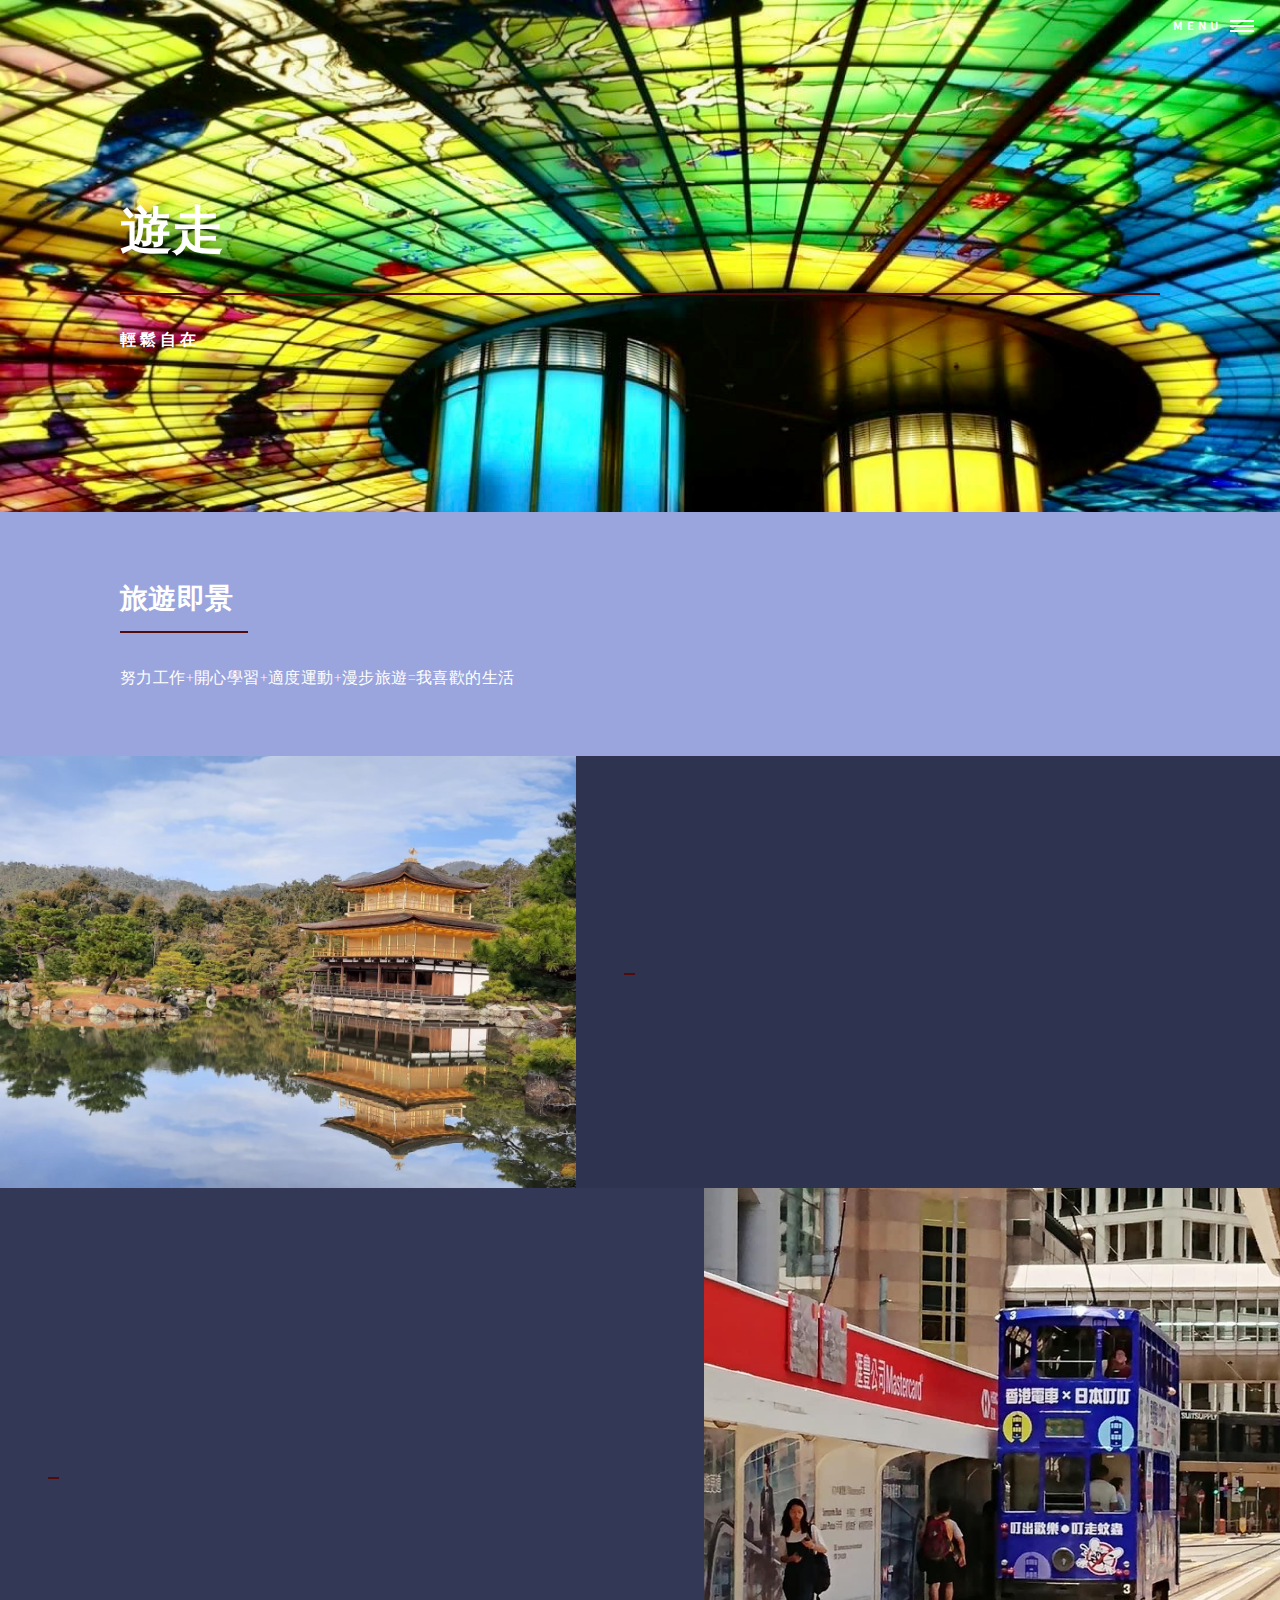
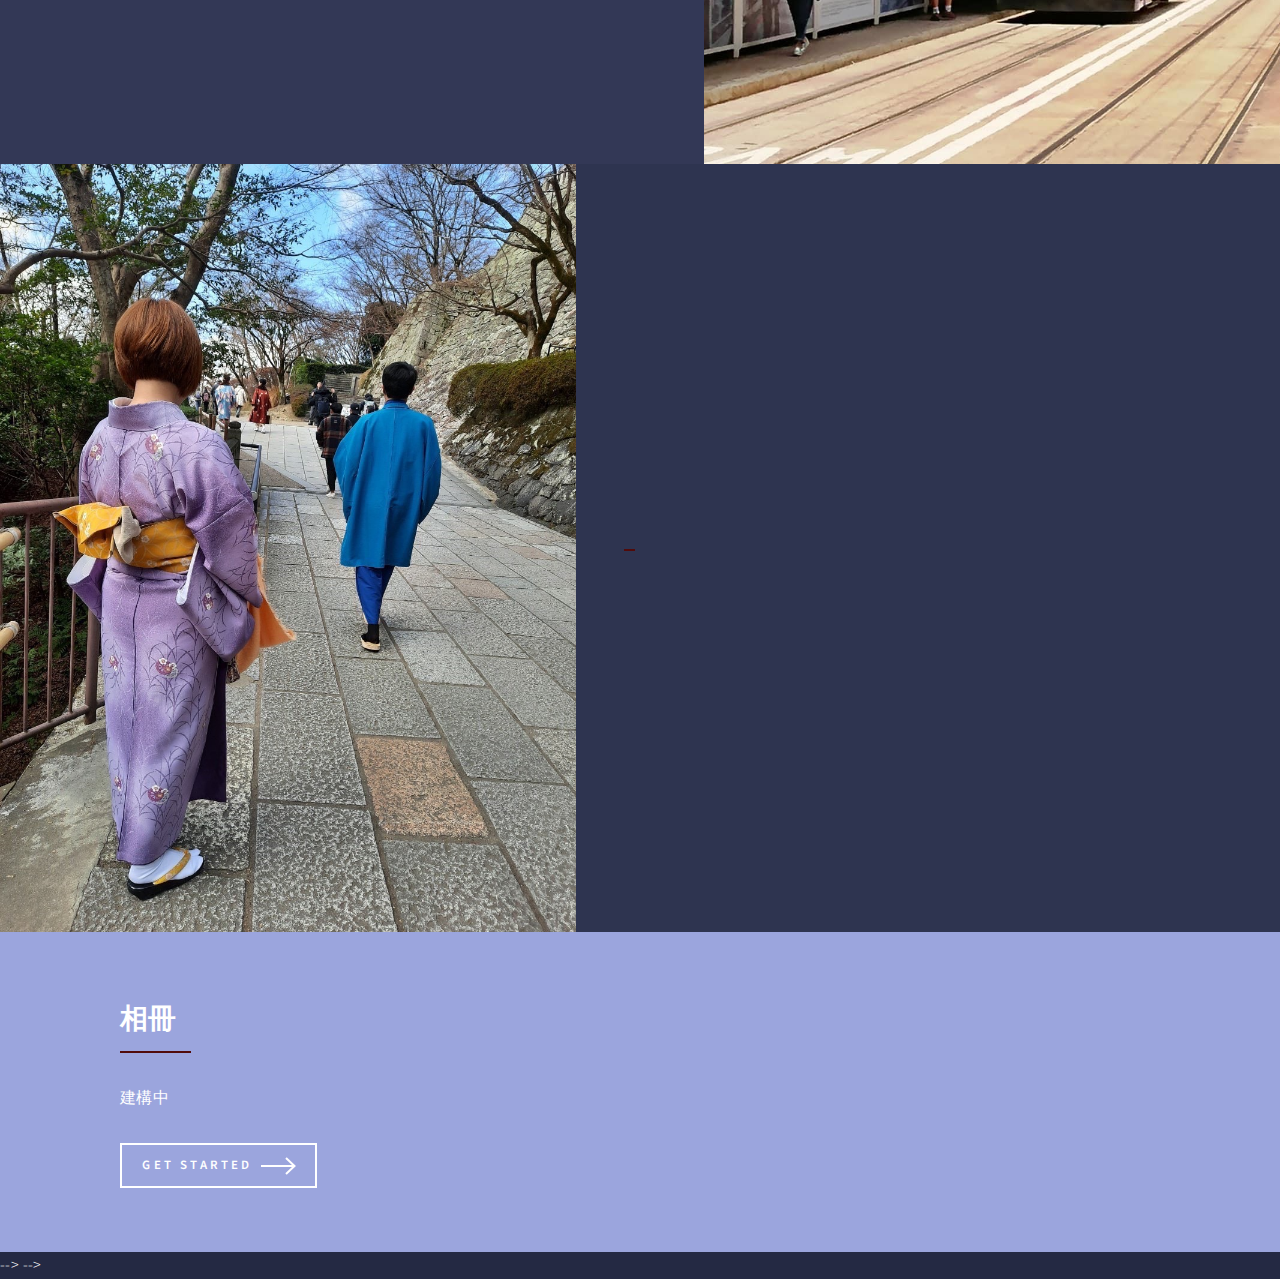
<file: 遊走.html>
<!DOCTYPE HTML>
<!--
	Forty by HTML5 UP
	html5up.net | @ajlkn
	Free for personal and commercial use under the CCA 3.0 license (html5up.net/license)
-->
<html>
	<head>
		<title>遊走</title>
		<meta charset="utf-8" />
		<meta name="viewport" content="width=device-width, initial-scale=1, user-scalable=no" />
		<link rel="stylesheet" href="assets/css/main.css" />
		<noscript><link rel="stylesheet" href="assets/css/noscript.css" /></noscript>
	</head>
	<body class="is-preload">

		<!-- Wrapper -->
			<div id="wrapper">

				<!-- Header -->
				<!-- Note: The "styleN" class below should match that of the banner element. -->
					<header id="header" class="alt style2">
						<a href="index.html" class="logo"><strong></strong> <span></span></a>
						<nav>
							<a href="#menu">Menu</a>
						</nav>
					</header>

				<!-- Menu -->
					<nav id="menu">
						<ul class="links">
							<li><a href="index.html">Home</a></li>
							<li><a href="landing.html">Landing</a></li>
							<li><a href="generic.html">Generic</a></li>
							<li><a href="elements.html">Elements</a></li>
						</ul>
						<ul class="actions stacked">
							<li><a href="#" class="button primary fit">Get Started</a></li>
							<li><a href="#" class="button fit">Log In</a></li>
						</ul>
					</nav>

				<!-- Banner -->
				<!-- Note: The "styleN" class below should match that of the header element. -->
				<section id="banner" class="style2">
					<div class="inner">
						<span class="image">
							<img src="images/7001.jpg" alt="" />
						</span>
						<header class="major">
							<h1>遊走</h1>
						</header>
						<div class="content">
							<p>輕鬆自在</p>
					    </div>
					</div>
				</section>


				<!-- Main -->
					<div id="main">

						<!-- One -->
							<section id="one">
								<div class="inner">
									<header class="major">
										<h2>旅遊即景</h2>
									</header>
									<p>努力工作+開心學習+適度運動+漫步旅遊=我喜歡的生活</p>
								</div>
							</section>

						<!-- Two -->
							<section id="two" class="spotlights">
								<section>
									<a href="generic.html" class="image">
										<img src="images/7002.jpg" alt="" data-position="center center" />
									</a>
									<div class="content">
										<div class="inner">
											<header class="major">
												<h3></h3>
											</header>
											<p></p>
											<!-- <ul class="actions">
												<li><a href="generic.html" class="button"></a></li>
											</ul> -->
										</div>
									</div>
								</section>
								<section>
									<a href="generic.html" class="image">
										<img src="images/7006.jpg" alt="" data-position="top center" />
									</a>
									<div class="content">
										<div class="inner">
											<header class="major">
												<h3></h3>
											</header>
											<p></p>
											<!-- <ul class="actions">
												<li><a href="generic.html" class="button">Learn more</a></li>
											</ul> -->
										</div>
									</div>
								</section>
								<section>
									<a href="generic.html" class="image">
										<img src="images/7004.jpg" alt="" data-position="25% 25%" />
									</a>
									<div class="content">
										<div class="inner">
											<header class="major">
												<h3></h3>
											</header>
											<p></p>
											<!-- <ul class="actions">
												<li><a href="generic.html" class="button">Learn more</a></li>
											</ul> -->
										</div>
									</div>
								</section>
							</section>

						<!-- Three -->
							<section id="three">
								<div class="inner">
									<header class="major">
										<h2>相冊</h2>
									</header>
									<p>建構中</p>
									<ul class="actions">
										<li><a href="generic.html" class="button next">Get Started</a></li>
									</ul>
								</div>
							</section>

					</div>

				<!-- Contact -->
				<!-- Scripts -->
			<script src="assets/js/jquery.min.js"></script>
			<script src="assets/js/jquery.scrolly.min.js"></script>
			<script src="assets/js/jquery.scrollex.min.js"></script>
			<script src="assets/js/browser.min.js"></script>
			<script src="assets/js/breakpoints.min.js"></script>
			<script src="assets/js/util.js"></script>
			<script src="assets/js/main.js"></script> --> -->

					
	</body>
</html>
</file>
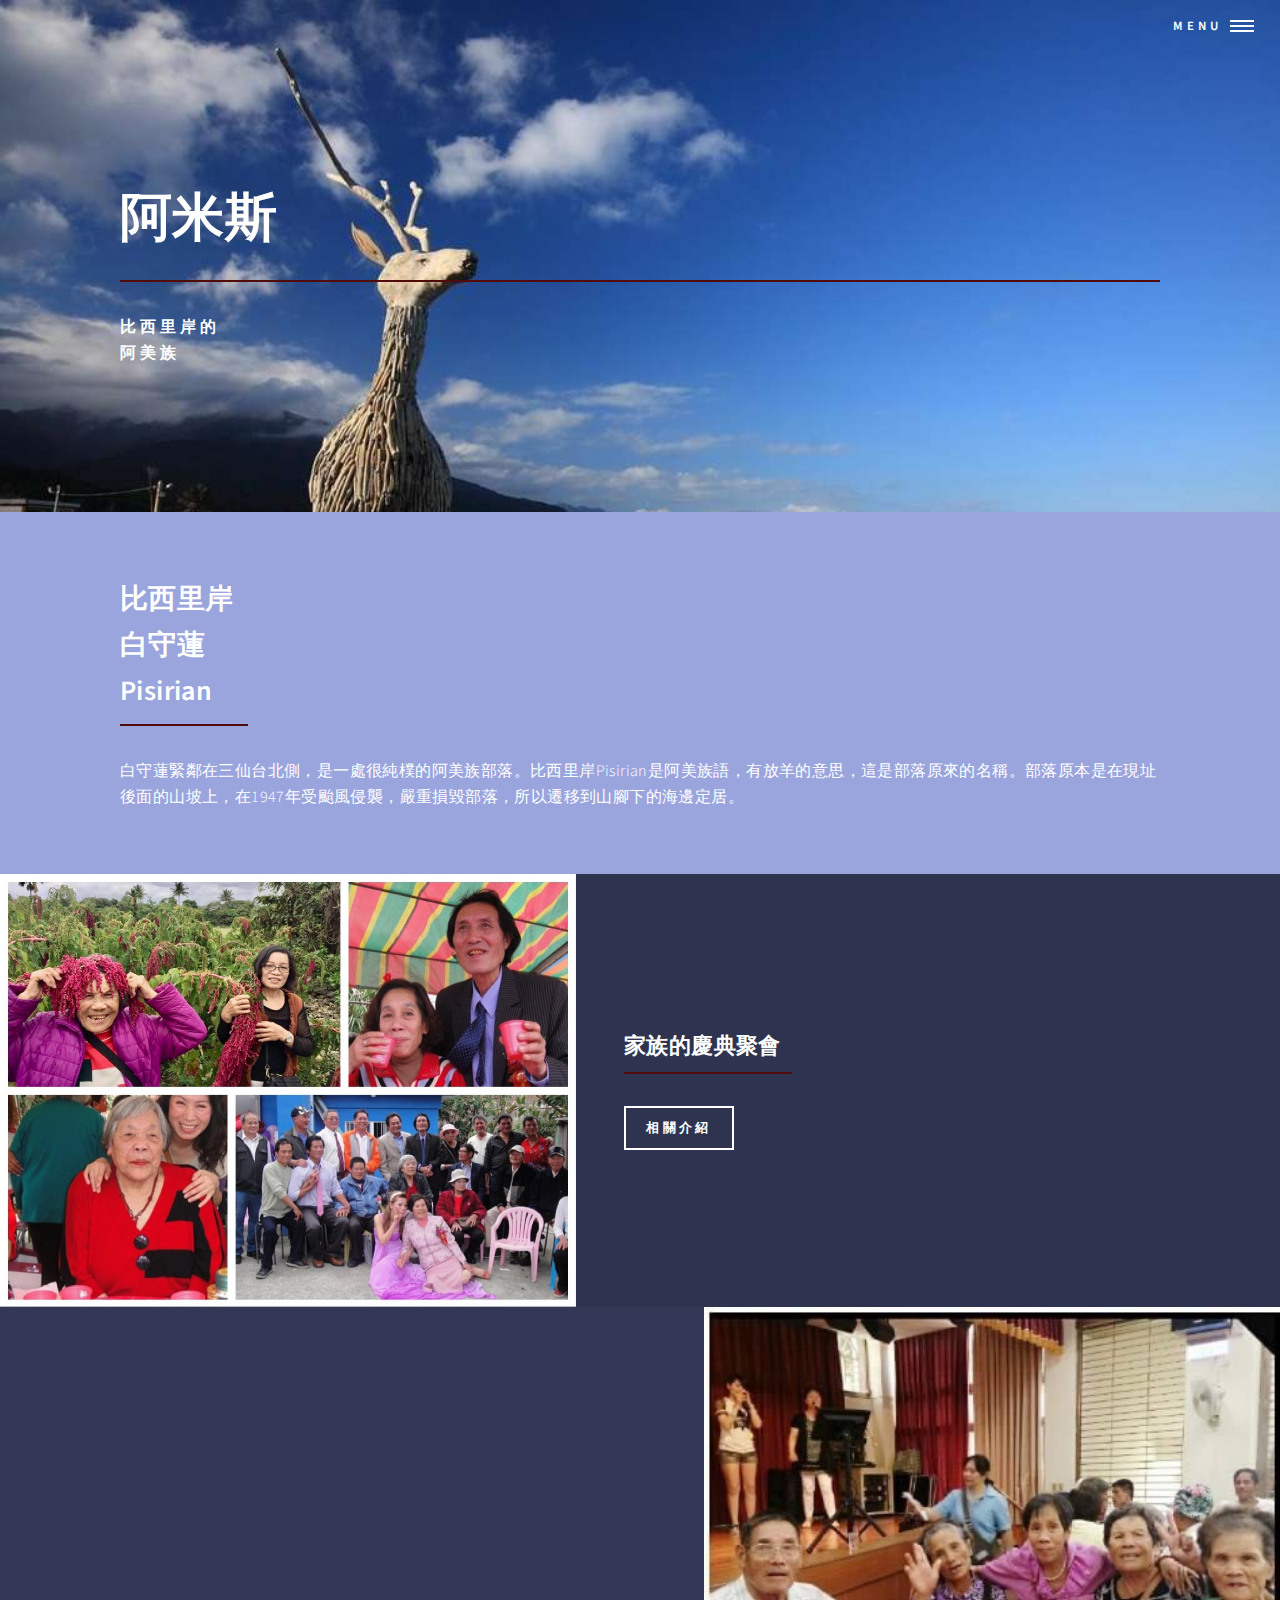
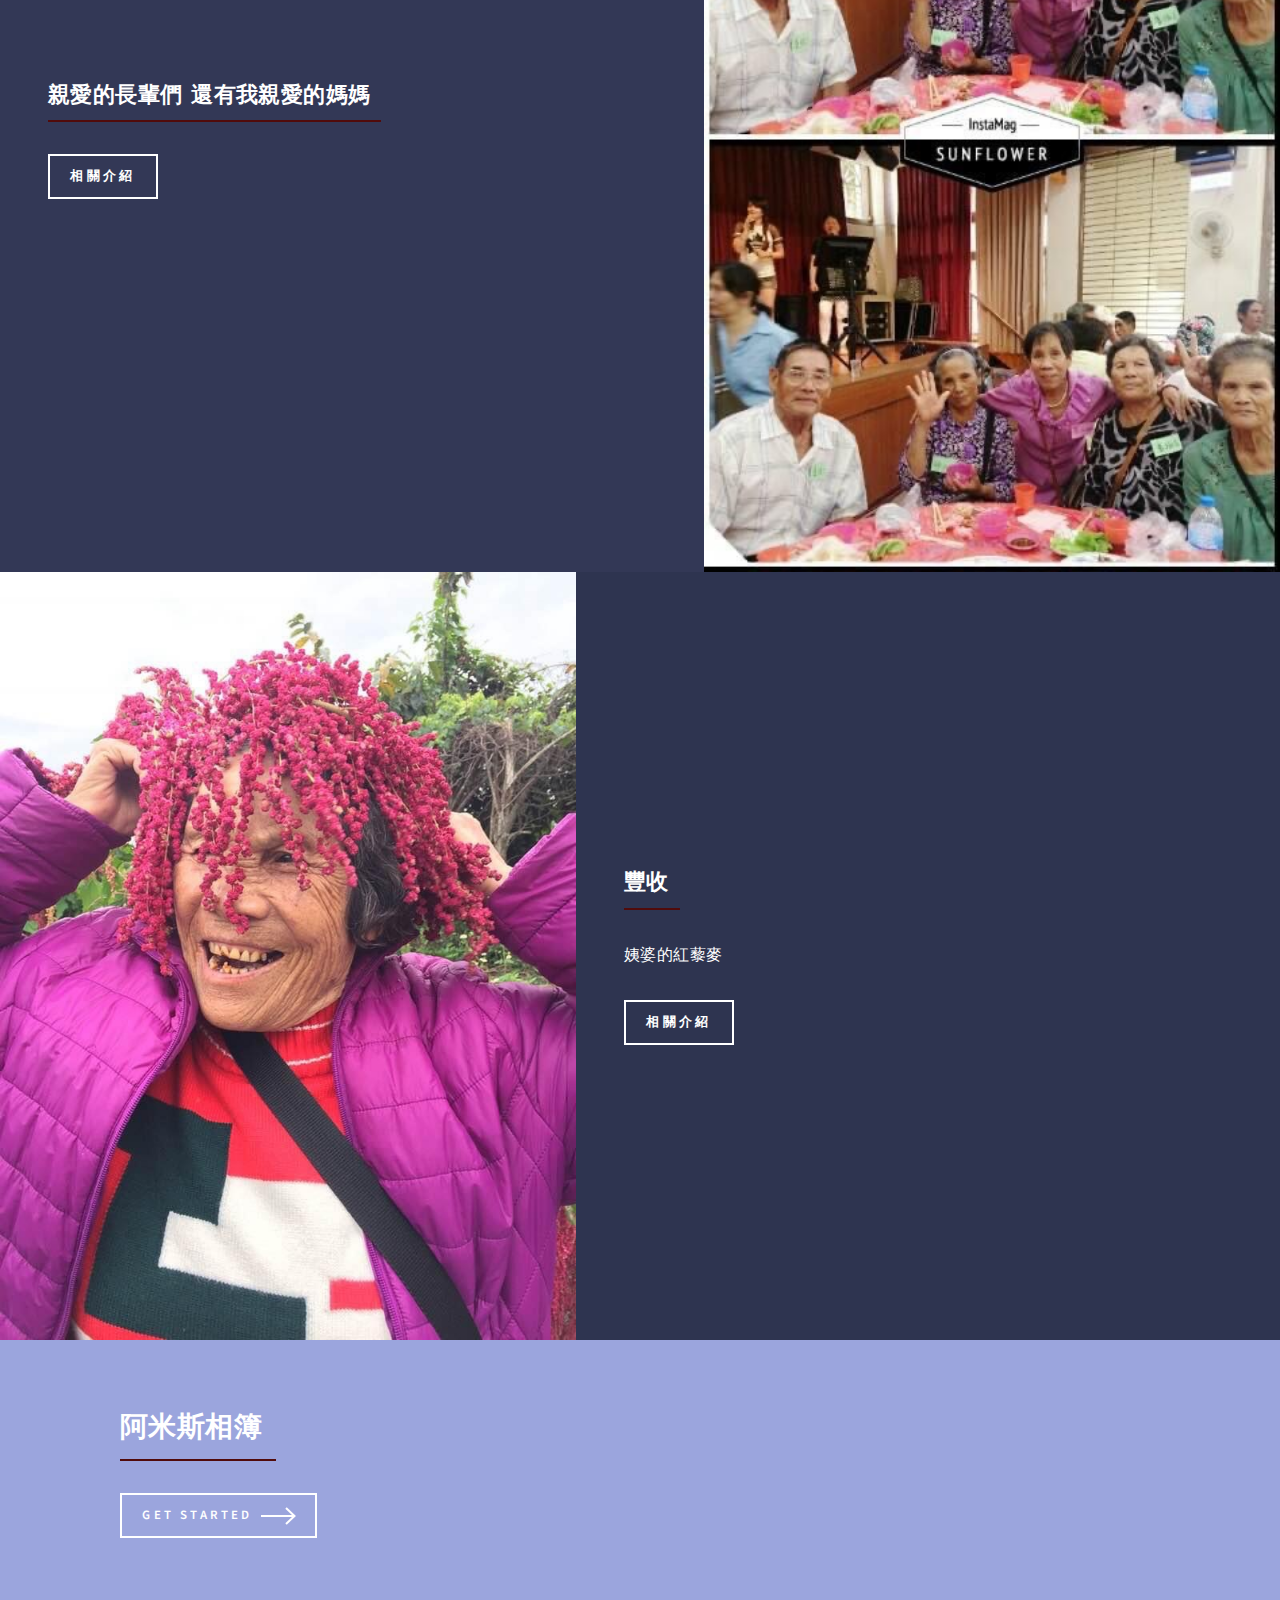
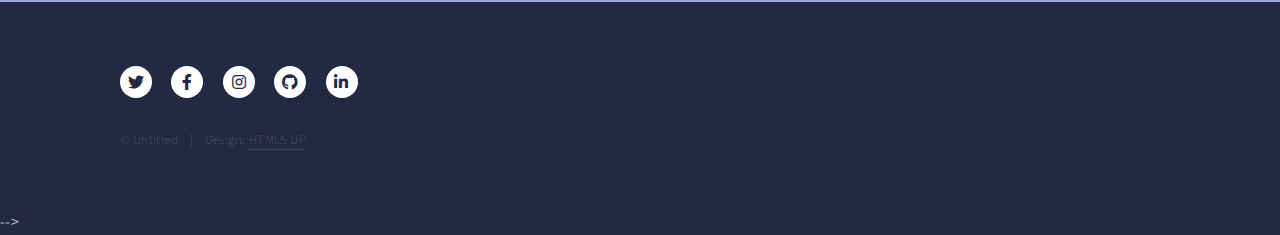
<file: 阿米斯.html>
<!DOCTYPE HTML>
<!--
	Forty by HTML5 UP
	html5up.net | @ajlkn
	Free for personal and commercial use under the CCA 3.0 license (html5up.net/license)
-->
<html>
	<head>
		<title>阿米斯</title>
		<meta charset="utf-8" />
		<meta name="viewport" content="width=device-width, initial-scale=1, user-scalable=no" />
		<link rel="stylesheet" href="assets/css/main.css" />
		<noscript><link rel="stylesheet" href="assets/css/noscript.css" /></noscript>
	</head>
	<body class="is-preload">

		<!-- Wrapper -->
			<div id="wrapper">

				<!-- Header -->
				<!-- Note: The "styleN" class below should match that of the banner element. -->
					<header id="header" class="alt style2">
						<a href="index.html" class="logo"><strong></strong> <span></span></a>
						<nav>
							<a href="#menu">Menu</a>
						</nav>
					</header>

				<!-- Menu -->
					<nav id="menu">
						<ul class="links">
							<li><a href="index.html">Home</a></li>
							<li><a href="landing.html">Landing</a></li>
							<li><a href="generic.html">Generic</a></li>
							<li><a href="elements.html">Elements</a></li>
						</ul>
						<ul class="actions stacked">
							<li><a href="#" class="button primary fit">Get Started</a></li>
							<li><a href="#" class="button fit">Log In</a></li>
						</ul>
					</nav>

				<!-- Banner -->
				<!-- Note: The "styleN" class below should match that of the header element. -->
					<section id="banner" class="style2">
						<div class="inner">
							<span class="image">
								<img src="images/3005.jpg" alt="" />
							</span>
							<header class="major">
								<h1>阿米斯</h1>
							</header>
							<div class="content">
								<p>比西里岸的</br>
								阿美族</p>
							</div>
						</div>
					</section>

				<!-- Main -->
					<div id="main">

						<!-- One -->
							<section id="one">
								<div class="inner">
									<header class="major">
										<h2>比西里岸</br>白守蓮</br>Pisirian</h2>
									</header>
									<p>白守蓮緊鄰在三仙台北側，是一處很純樸的阿美族部落。比西里岸Pisirian是阿美族語，有放羊的意思，這是部落原來的名稱。部落原本是在現址後面的山坡上，在1947年受颱風侵襲，嚴重損毀部落，所以遷移到山腳下的海邊定居。</p>
								</div>
							</section>

						<!-- Two -->
							<section id="two" class="spotlights">
								<section>
									<a href="generic.html" class="image">
										<img src="images/3006.jpg" alt="" data-position="center center" />
									</a>
									<div class="content">
										<div class="inner">
											<header class="major">
												<h3>家族的慶典聚會</h3>
											</header>
											<p></p>
											<ul class="actions">
												<li><a href="generic.html" class="button">相關介紹</a></li>
											</ul>
										</div>
									</div>
								</section>
								<section>
									<a href="generic.html" class="image">
										<img src="images/3003.jpg" alt="" data-position="top center" />
									</a>
									<div class="content">
										<div class="inner">
											<header class="major">
												<h3>親愛的長輩們&nbsp;&nbsp;還有我親愛的媽媽</h3>
											</header>
											<p></p>
											<ul class="actions">
												<li><a href="generic.html" class="button">相關介紹</a></li>
											</ul>
										</div>
									</div>
								</section>
								<section>
									<a href="generic.html" class="image">
										<img src="images/3004.jpg" alt="" data-position="25% 25%" />
									</a>
									<div class="content">
										<div class="inner">
											<header class="major">
												<h3>豐收</h3>
											</header>
											<p>姨婆的紅藜麥</p>
											<ul class="actions">
												<li><a href="generic.html" class="button">相關介紹</a></li>
											</ul>
										</div>
									</div>
								</section>
							</section>

						<!-- Three -->
							<section id="three">
								<div class="inner">
									<header class="major">
										<h2>阿米斯相簿</h2>
									</header>
									<p></p>
									<ul class="actions">
										<li><a href="generic.html" class="button next">Get Started</a></li>
									</ul>
								</div>
							</section>

					</div>

				<!-- Contact -->
					<!-- <section id="contact">
						<div class="inner">
							<section>
								<form method="post" action="#">
									<div class="fields">
										<div class="field half">
											<label for="name">Name</label>
											<input type="text" name="name" id="name" />
										</div>
										<div class="field half">
											<label for="email">Email</label>
											<input type="text" name="email" id="email" />
										</div>
										<div class="field">
											<label for="message">Message</label>
											<textarea name="message" id="message" rows="6"></textarea>
										</div>
									</div>
									<ul class="actions">
										<li><input type="submit" value="Send Message" class="primary" /></li>
										<li><input type="reset" value="Clear" /></li>
									</ul>
								</form>
							</section>
							<section class="split">
								<section>
									<div class="contact-method">
										<span class="icon solid alt fa-envelope"></span>
										<h3>Email</h3>
										<a href="#">information@untitled.tld</a>
									</div>
								</section>
								<section>
									<div class="contact-method">
										<span class="icon solid alt fa-phone"></span>
										<h3>Phone</h3>
										<span>(000) 000-0000 x12387</span>
									</div>
								</section>
								<section>
									<div class="contact-method">
										<span class="icon solid alt fa-home"></span>
										<h3>Address</h3>
										<span>1234 Somewhere Road #5432<br />
										Nashville, TN 00000<br />
										United States of America</span>
									</div>
								</section>
							</section>
						</div>
					</section>

				<!-- Footer -->
					<footer id="footer">
						<div class="inner">
							<ul class="icons">
								<li><a href="#" class="icon brands alt fa-twitter"><span class="label">Twitter</span></a></li>
								<li><a href="#" class="icon brands alt fa-facebook-f"><span class="label">Facebook</span></a></li>
								<li><a href="#" class="icon brands alt fa-instagram"><span class="label">Instagram</span></a></li>
								<li><a href="#" class="icon brands alt fa-github"><span class="label">GitHub</span></a></li>
								<li><a href="#" class="icon brands alt fa-linkedin-in"><span class="label">LinkedIn</span></a></li>
							</ul>
							<ul class="copyright">
								<li>&copy; Untitled</li><li>Design: <a href="https://html5up.net">HTML5 UP</a></li>
							</ul>
						</div>
					</footer>

			</div>

		<!-- Scripts -->
			<script src="assets/js/jquery.min.js"></script>
			<script src="assets/js/jquery.scrolly.min.js"></script>
			<script src="assets/js/jquery.scrollex.min.js"></script>
			<script src="assets/js/browser.min.js"></script>
			<script src="assets/js/breakpoints.min.js"></script>
			<script src="assets/js/util.js"></script>
			<script src="assets/js/main.js"></script> -->

	</body>
</html>
</file>
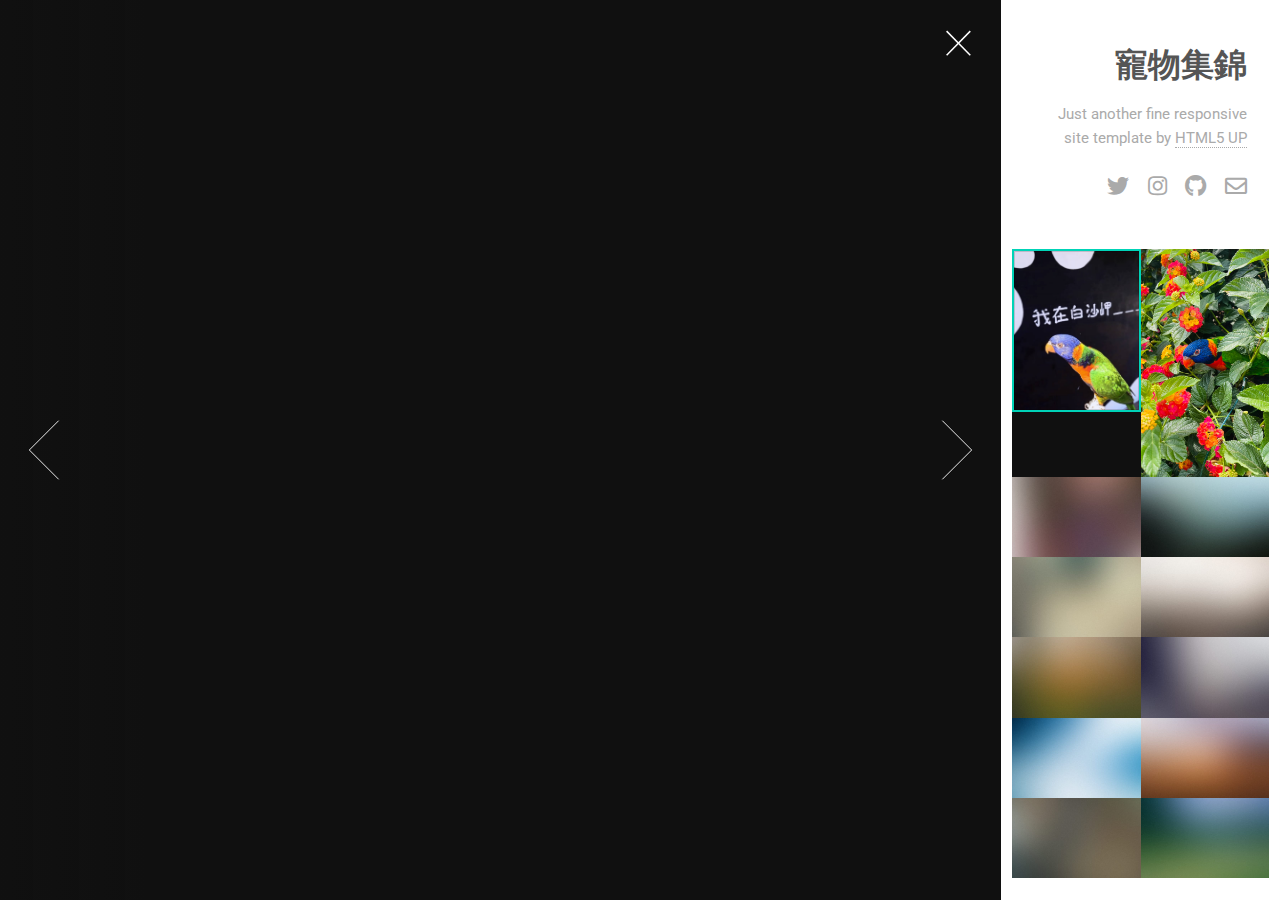
<file: 我的寵物集/index我的寵物集.html>
<!DOCTYPE HTML>
<!--
	Lens by HTML5 UP
	html5up.net | @ajlkn
	Free for personal and commercial use under the CCA 3.0 license (html5up.net/license)
-->
<html>
	<head>
		<title>Lens by HTML5 UP</title>
		<meta charset="utf-8" />
		<meta name="viewport" content="width=device-width, initial-scale=1, user-scalable=no" />
		<link rel="stylesheet" href="assets/css/main.css" />
		<noscript><link rel="stylesheet" href="assets/css/noscript.css" /></noscript>
	</head>
	<body class="is-preload-0 is-preload-1 is-preload-2">

		<!-- Main -->
			<div id="main">

				<!-- Header -->
					<header id="header">
						<h1>寵物集錦</h1>
						<p>Just another fine responsive site template by <a href="http://html5up.net">HTML5 UP</a></p>
						<ul class="icons">
							<li><a href="#" class="icon brands fa-twitter"><span class="label">Twitter</span></a></li>
							<li><a href="#" class="icon brands fa-instagram"><span class="label">Instagram</span></a></li>
							<li><a href="#" class="icon brands fa-github"><span class="label">Github</span></a></li>
							<li><a href="#" class="icon fa-envelope"><span class="label">Email</span></a></li>
						</ul>
					</header>

				<!-- Thumbnail -->
					<section id="thumbnails">
						<article>
							<a class="thumbnail" href="images/fulls/1003.jpg" data-position="left center"><img src="images/thumbs/10031.jpg" alt="" /></a>
							<h2>白沙岬燈塔</h2>
							<p></p>
						</article>
						<article>
							<a class="thumbnail" href="images/fulls/1008.jpg"><img src="images/thumbs/a008.jpg" alt="" /></a>
							<h2>Vivamus convallis libero</h2>
							<p>Sed velit lacus, laoreet at venenatis convallis in lorem tincidunt.</p>
						</article>
						<article>
							<a class="thumbnail" href="images/fulls/1009.jpg" data-position="top center"><img src="images/thumbs/03.jpg" alt="" /></a>
							<h2>Nec accumsan enim felis</h2>
							<p>Maecenas eleifend tellus ut turpis eleifend, vitae pretium faucibus.</p>
						</article>
						<article>
							<a class="thumbnail" href="images/fulls/04.jpg"><img src="images/thumbs/04.jpg" alt="" /></a>
							<h2>Donec maximus nisi eget</h2>
							<p>Tristique in nulla vel congue. Sed sociis natoque parturient nascetur.</p>
						</article>
						<article>
							<a class="thumbnail" href="images/fulls/05.jpg" data-position="top center"><img src="images/thumbs/05.jpg" alt="" /></a>
							<h2>Nullam vitae nunc vulputate</h2>
							<p>In pellentesque cursus velit id posuere. Donec vehicula nulla.</p>
						</article>
						<article>
							<a class="thumbnail" href="images/fulls/06.jpg"><img src="images/thumbs/06.jpg" alt="" /></a>
							<h2>Phasellus magna faucibus</h2>
							<p>Nulla dignissim libero maximus tellus varius dictum ut posuere magna.</p>
						</article>
						<article>
							<a class="thumbnail" href="images/fulls/07.jpg"><img src="images/thumbs/07.jpg" alt="" /></a>
							<h2>Proin quis mauris</h2>
							<p>Etiam ultricies, lorem quis efficitur porttitor, facilisis ante orci urna.</p>
						</article>
						<article>
							<a class="thumbnail" href="images/fulls/08.jpg"><img src="images/thumbs/08.jpg" alt="" /></a>
							<h2>Gravida quis varius enim</h2>
							<p>Nunc egestas congue lorem. Nullam dictum placerat ex sapien tortor mattis.</p>
						</article>
						<article>
							<a class="thumbnail" href="images/fulls/09.jpg"><img src="images/thumbs/09.jpg" alt="" /></a>
							<h2>Morbi eget vitae adipiscing</h2>
							<p>In quis vulputate dui. Maecenas metus elit, dictum praesent lacinia lacus.</p>
						</article>
						<article>
							<a class="thumbnail" href="images/fulls/10.jpg"><img src="images/thumbs/10.jpg" alt="" /></a>
							<h2>Habitant tristique senectus</h2>
							<p>Vestibulum ante ipsum primis in faucibus orci luctus ac tincidunt dolor.</p>
						</article>
						<article>
							<a class="thumbnail" href="images/fulls/11.jpg"><img src="images/thumbs/11.jpg" alt="" /></a>
							<h2>Pharetra ex non faucibus</h2>
							<p>Ut sed magna euismod leo laoreet congue. Fusce congue enim ultricies.</p>
						</article>
						<article>
							<a class="thumbnail" href="images/fulls/12.jpg"><img src="images/thumbs/12.jpg" alt="" /></a>
							<h2>Mattis lorem sodales</h2>
							<p>Feugiat auctor leo massa, nec vestibulum nisl erat faucibus, rutrum nulla.</p>
						</article>
					</section>

				<!-- Footer -->
					<footer id="footer">
						<ul class="copyright">
							<li>&copy; Untitled.</li><li>Design: <a href="http://html5up.net">HTML5 UP</a>.</li>
						</ul>
					</footer>

			</div>

		<!-- Scripts -->
			<script src="assets/js/jquery.min.js"></script>
			<script src="assets/js/browser.min.js"></script>
			<script src="assets/js/breakpoints.min.js"></script>
			<script src="assets/js/main.js"></script>

	</body>
</html>
</file>
<file: assets/css/noscript.css>
/*
	Forty by HTML5 UP
	html5up.net | @ajlkn
	Free for personal and commercial use under the CCA 3.0 license (html5up.net/license)
*/

/* Banner */

	body.is-preload #banner:after {
		opacity: 0.85;
	}

	body.is-preload #banner > .inner {
		-moz-filter: none;
		-webkit-filter: none;
		-ms-filter: none;
		filter: none;
		-moz-transform: none;
		-webkit-transform: none;
		-ms-transform: none;
		transform: none;
		opacity: 1;
	}
</file>
<file: 我的寵物集/assets/css/noscript.css>
/*
	Lens by HTML5 UP
	html5up.net | @ajlkn
	Free for personal and commercial use under the CCA 3.0 license (html5up.net/license)
*/

/* Main */

	#main {
		opacity: 1 !important;
		right: 0 !important;
	}

	body:before {
		content: 'Javascript is disabled :(';
		display: block;
		position: absolute;
		top: 50%;
		width: calc(100% - 22.5em * 0.333333333);
		height: 4em;
		margin-top: -2em;
		color: #282828;
		cursor: default;
		font-size: 3em;
		line-height: 4em;
		text-align: center;
		white-space: nowrap;
		left: 0;
	}
</file>
<file: assets/css/main.css>
@import url(fontawesome-all.min.css);
@import url("https://fonts.googleapis.com/css?family=Source+Sans+Pro:300,300italic,600,600italic");

/*
	Forty by HTML5 UP
	html5up.net | @ajlkn
	Free for personal and commercial use under the CCA 3.0 license (html5up.net/license)
*/

html, body, div, span, applet, object,
iframe, h1, h2, h3, h4, h5, h6, p, blockquote,
pre, a, abbr, acronym, address, big, cite,
code, del, dfn, em, img, ins, kbd, q, s, samp,
small, strike, strong, sub, sup, tt, var, b,
u, i, center, dl, dt, dd, ol, ul, li, fieldset,
form, label, legend, table, caption, tbody,
tfoot, thead, tr, th, td, article, aside,
canvas, details, embed, figure, figcaption,
footer, header, hgroup, menu, nav, output, ruby,
section, summary, time, mark, audio, video {
	margin: 0;
	padding: 0;
	border: 0;
	font-size: 100%;
	font: inherit;
	vertical-align: baseline;}

article, aside, details, figcaption, figure,
footer, header, hgroup, menu, nav, section {
	display: block;}

body {
	line-height: 1;
}

ol, ul {
	list-style: none;
}

blockquote, q {
	quotes: none;
}

	blockquote:before, blockquote:after, q:before, q:after {
		content: '';
		content: none;
	}

table {
	border-collapse: collapse;
	border-spacing: 0;
}

body {
	-webkit-text-size-adjust: none;
}

mark {
	background-color: transparent;
	color: inherit;
}

input::-moz-focus-inner {
	border: 0;
	padding: 0;
}

input, select, textarea {
	-moz-appearance: none;
	-webkit-appearance: none;
	-ms-appearance: none;
	appearance: none;
}

/* Basic */

	@-ms-viewport {
		width: device-width;
	}

	body {
		-ms-overflow-style: scrollbar;
	}

	@media screen and (max-width: 480px) {

		html, body {
			min-width: 320px;
		}

	}

	html {
		box-sizing: border-box;
	}

	*, *:before, *:after {
		box-sizing: inherit;
	}

	body {
		background: #242943;
	}

		body.is-preload *, body.is-preload *:before, body.is-preload *:after {
			-moz-animation: none !important;
			-webkit-animation: none !important;
			-ms-animation: none !important;
			animation: none !important;
			-moz-transition: none !important;
			-webkit-transition: none !important;
			-ms-transition: none !important;
			transition: none !important;
		}

/* Type */

	body, input, select, textarea {
		color: #ffffff;
		font-family: "Source Sans Pro", Helvetica, sans-serif;
		font-size: 17pt;
		font-weight: 300;
		letter-spacing: 0.025em;
		line-height: 1.65;
	}

		@media screen and (max-width: 1680px) {

			body, input, select, textarea {
				font-size: 14pt;
			}

		}

		@media screen and (max-width: 1280px) {

			body, input, select, textarea {
				font-size: 12pt;
			}

		}

		@media screen and (max-width: 360px) {

			body, input, select, textarea {
				font-size: 11pt;
			}

		}

	a {
		-moz-transition: color 0.2s ease-in-out, border-bottom-color 0.2s ease-in-out;
		-webkit-transition: color 0.2s ease-in-out, border-bottom-color 0.2s ease-in-out;
		-ms-transition: color 0.2s ease-in-out, border-bottom-color 0.2s ease-in-out;
		transition: color 0.2s ease-in-out, border-bottom-color 0.2s ease-in-out;
		border-bottom: dotted 1px;
		color: inherit;
		text-decoration: none;
	}

		a:hover {
			border-bottom-color: transparent;
			color: #9bf1ff !important;
		}

		a:active {
			color: #53e3fb !important;
		}

	strong, b {
		color: #ffffff;
		font-weight: 600;
	}

	em, i {
		font-style: italic;
	}

	p {
		margin: 0 0 2em 0;
	}

	h1, h2, h3, h4, h5, h6 {
		color: #ffffff;
		font-weight: 600;
		line-height: 1.65;
		margin: 0 0 1em 0;
	}

		h1 a, h2 a, h3 a, h4 a, h5 a, h6 a {
			color: inherit;
			border-bottom: 0;
		}

	h1 {
		font-size: 2.5em;
	}

	h2 {
		font-size: 1.75em;
	}

	h3 {
		font-size: 1.35em;
	}

	h4 {
		font-size: 1.1em;
	}

	h5 {
		font-size: 0.9em;
	}

	h6 {
		font-size: 0.7em;
	}

	@media screen and (max-width: 736px) {

		h1 {
			font-size: 2em;
		}

		h2 {
			font-size: 1.5em;
		}

		h3 {
			font-size: 1.25em;
		}

	}

	sub {
		font-size: 0.8em;
		position: relative;
		top: 0.5em;
	}

	sup {
		font-size: 0.8em;
		position: relative;
		top: -0.5em;
	}

	blockquote {
		border-left: solid 4px rgba(212, 212, 255, 0.1);
		font-style: italic;
		margin: 0 0 2em 0;
		padding: 0.5em 0 0.5em 2em;
	}

	code {
		background: rgba(212, 212, 255, 0.035);
		font-family: "Courier New", monospace;
		font-size: 0.9em;
		margin: 0 0.25em;
		padding: 0.25em 0.65em;
	}

	pre {
		-webkit-overflow-scrolling: touch;
		font-family: "Courier New", monospace;
		font-size: 0.9em;
		margin: 0 0 2em 0;
	}

		pre code {
			display: block;
			line-height: 1.75;
			padding: 1em 1.5em;
			overflow-x: auto;
		}

	hr {
		border: 0;
		border-bottom: solid 1px rgba(212, 212, 255, 0.1);
		margin: 2em 0;
	}

		hr.major {
			margin: 3em 0;
		}

	.align-left {
		text-align: left;
	}

	.align-center {
		text-align: center;
	}

	.align-right {
		text-align: right;
	}

/* Row */

	.row {
		display: flex;
		flex-wrap: wrap;
		box-sizing: border-box;
		align-items: stretch;
	}

		.row > * {
			box-sizing: border-box;
		}

		.row.gtr-uniform > * > :last-child {
			margin-bottom: 0;
		}

		.row.aln-left {
			justify-content: flex-start;
		}

		.row.aln-center {
			justify-content: center;
		}

		.row.aln-right {
			justify-content: flex-end;
		}

		.row.aln-top {
			align-items: flex-start;
		}

		.row.aln-middle {
			align-items: center;
		}

		.row.aln-bottom {
			align-items: flex-end;
		}

		.row > .imp {
			order: -1;
		}

		.row > .col-1 {
			width: 8.33333%;
		}

		.row > .off-1 {
			margin-left: 8.33333%;
		}

		.row > .col-2 {
			width: 16.66667%;
		}

		.row > .off-2 {
			margin-left: 16.66667%;
		}

		.row > .col-3 {
			width: 25%;
		}

		.row > .off-3 {
			margin-left: 25%;
		}

		.row > .col-4 {
			width: 33.33333%;
		}

		.row > .off-4 {
			margin-left: 33.33333%;
		}

		.row > .col-5 {
			width: 41.66667%;
		}

		.row > .off-5 {
			margin-left: 41.66667%;
		}

		.row > .col-6 {
			width: 50%;
		}

		.row > .off-6 {
			margin-left: 50%;
		}

		.row > .col-7 {
			width: 58.33333%;
		}

		.row > .off-7 {
			margin-left: 58.33333%;
		}

		.row > .col-8 {
			width: 66.66667%;
		}

		.row > .off-8 {
			margin-left: 66.66667%;
		}

		.row > .col-9 {
			width: 75%;
		}

		.row > .off-9 {
			margin-left: 75%;
		}

		.row > .col-10 {
			width: 83.33333%;
		}

		.row > .off-10 {
			margin-left: 83.33333%;
		}

		.row > .col-11 {
			width: 91.66667%;
		}

		.row > .off-11 {
			margin-left: 91.66667%;
		}

		.row > .col-12 {
			width: 100%;
		}

		.row > .off-12 {
			margin-left: 100%;
		}

		.row.gtr-0 {
			margin-top: 0;
			margin-left: 0em;
		}

			.row.gtr-0 > * {
				padding: 0 0 0 0em;
			}

			.row.gtr-0.gtr-uniform {
				margin-top: 0em;
			}

				.row.gtr-0.gtr-uniform > * {
					padding-top: 0em;
				}

		.row.gtr-25 {
			margin-top: 0;
			margin-left: -0.5em;
		}

			.row.gtr-25 > * {
				padding: 0 0 0 0.5em;
			}

			.row.gtr-25.gtr-uniform {
				margin-top: -0.5em;
			}

				.row.gtr-25.gtr-uniform > * {
					padding-top: 0.5em;
				}

		.row.gtr-50 {
			margin-top: 0;
			margin-left: -1em;
		}

			.row.gtr-50 > * {
				padding: 0 0 0 1em;
			}

			.row.gtr-50.gtr-uniform {
				margin-top: -1em;
			}

				.row.gtr-50.gtr-uniform > * {
					padding-top: 1em;
				}

		.row {
			margin-top: 0;
			margin-left: -2em;
		}

			.row > * {
				padding: 0 0 0 2em;
			}

			.row.gtr-uniform {
				margin-top: -2em;
			}

				.row.gtr-uniform > * {
					padding-top: 2em;
				}

		.row.gtr-150 {
			margin-top: 0;
			margin-left: -3em;
		}

			.row.gtr-150 > * {
				padding: 0 0 0 3em;
			}

			.row.gtr-150.gtr-uniform {
				margin-top: -3em;
			}

				.row.gtr-150.gtr-uniform > * {
					padding-top: 3em;
				}

		.row.gtr-200 {
			margin-top: 0;
			margin-left: -4em;
		}

			.row.gtr-200 > * {
				padding: 0 0 0 4em;
			}

			.row.gtr-200.gtr-uniform {
				margin-top: -4em;
			}

				.row.gtr-200.gtr-uniform > * {
					padding-top: 4em;
				}

		@media screen and (max-width: 1680px) {

			.row {
				display: flex;
				flex-wrap: wrap;
				box-sizing: border-box;
				align-items: stretch;
			}

				.row > * {
					box-sizing: border-box;
				}

				.row.gtr-uniform > * > :last-child {
					margin-bottom: 0;
				}

				.row.aln-left {
					justify-content: flex-start;
				}

				.row.aln-center {
					justify-content: center;
				}

				.row.aln-right {
					justify-content: flex-end;
				}

				.row.aln-top {
					align-items: flex-start;
				}

				.row.aln-middle {
					align-items: center;
				}

				.row.aln-bottom {
					align-items: flex-end;
				}

				.row > .imp-xlarge {
					order: -1;
				}

				.row > .col-1-xlarge {
					width: 8.33333%;
				}

				.row > .off-1-xlarge {
					margin-left: 8.33333%;
				}

				.row > .col-2-xlarge {
					width: 16.66667%;
				}

				.row > .off-2-xlarge {
					margin-left: 16.66667%;
				}

				.row > .col-3-xlarge {
					width: 25%;
				}

				.row > .off-3-xlarge {
					margin-left: 25%;
				}

				.row > .col-4-xlarge {
					width: 33.33333%;
				}

				.row > .off-4-xlarge {
					margin-left: 33.33333%;
				}

				.row > .col-5-xlarge {
					width: 41.66667%;
				}

				.row > .off-5-xlarge {
					margin-left: 41.66667%;
				}

				.row > .col-6-xlarge {
					width: 50%;
				}

				.row > .off-6-xlarge {
					margin-left: 50%;
				}

				.row > .col-7-xlarge {
					width: 58.33333%;
				}

				.row > .off-7-xlarge {
					margin-left: 58.33333%;
				}

				.row > .col-8-xlarge {
					width: 66.66667%;
				}

				.row > .off-8-xlarge {
					margin-left: 66.66667%;
				}

				.row > .col-9-xlarge {
					width: 75%;
				}

				.row > .off-9-xlarge {
					margin-left: 75%;
				}

				.row > .col-10-xlarge {
					width: 83.33333%;
				}

				.row > .off-10-xlarge {
					margin-left: 83.33333%;
				}

				.row > .col-11-xlarge {
					width: 91.66667%;
				}

				.row > .off-11-xlarge {
					margin-left: 91.66667%;
				}

				.row > .col-12-xlarge {
					width: 100%;
				}

				.row > .off-12-xlarge {
					margin-left: 100%;
				}

				.row.gtr-0 {
					margin-top: 0;
					margin-left: 0em;
				}

					.row.gtr-0 > * {
						padding: 0 0 0 0em;
					}

					.row.gtr-0.gtr-uniform {
						margin-top: 0em;
					}

						.row.gtr-0.gtr-uniform > * {
							padding-top: 0em;
						}

				.row.gtr-25 {
					margin-top: 0;
					margin-left: -0.5em;
				}

					.row.gtr-25 > * {
						padding: 0 0 0 0.5em;
					}

					.row.gtr-25.gtr-uniform {
						margin-top: -0.5em;
					}

						.row.gtr-25.gtr-uniform > * {
							padding-top: 0.5em;
						}

				.row.gtr-50 {
					margin-top: 0;
					margin-left: -1em;
				}

					.row.gtr-50 > * {
						padding: 0 0 0 1em;
					}

					.row.gtr-50.gtr-uniform {
						margin-top: -1em;
					}

						.row.gtr-50.gtr-uniform > * {
							padding-top: 1em;
						}

				.row {
					margin-top: 0;
					margin-left: -2em;
				}

					.row > * {
						padding: 0 0 0 2em;
					}

					.row.gtr-uniform {
						margin-top: -2em;
					}

						.row.gtr-uniform > * {
							padding-top: 2em;
						}

				.row.gtr-150 {
					margin-top: 0;
					margin-left: -3em;
				}

					.row.gtr-150 > * {
						padding: 0 0 0 3em;
					}

					.row.gtr-150.gtr-uniform {
						margin-top: -3em;
					}

						.row.gtr-150.gtr-uniform > * {
							padding-top: 3em;
						}

				.row.gtr-200 {
					margin-top: 0;
					margin-left: -4em;
				}

					.row.gtr-200 > * {
						padding: 0 0 0 4em;
					}

					.row.gtr-200.gtr-uniform {
						margin-top: -4em;
					}

						.row.gtr-200.gtr-uniform > * {
							padding-top: 4em;
						}

		}

		@media screen and (max-width: 1280px) {

			.row {
				display: flex;
				flex-wrap: wrap;
				box-sizing: border-box;
				align-items: stretch;
			}

				.row > * {
					box-sizing: border-box;
				}

				.row.gtr-uniform > * > :last-child {
					margin-bottom: 0;
				}

				.row.aln-left {
					justify-content: flex-start;
				}

				.row.aln-center {
					justify-content: center;
				}

				.row.aln-right {
					justify-content: flex-end;
				}

				.row.aln-top {
					align-items: flex-start;
				}

				.row.aln-middle {
					align-items: center;
				}

				.row.aln-bottom {
					align-items: flex-end;
				}

				.row > .imp-large {
					order: -1;
				}

				.row > .col-1-large {
					width: 8.33333%;
				}

				.row > .off-1-large {
					margin-left: 8.33333%;
				}

				.row > .col-2-large {
					width: 16.66667%;
				}

				.row > .off-2-large {
					margin-left: 16.66667%;
				}

				.row > .col-3-large {
					width: 25%;
				}

				.row > .off-3-large {
					margin-left: 25%;
				}

				.row > .col-4-large {
					width: 33.33333%;
				}

				.row > .off-4-large {
					margin-left: 33.33333%;
				}

				.row > .col-5-large {
					width: 41.66667%;
				}

				.row > .off-5-large {
					margin-left: 41.66667%;
				}

				.row > .col-6-large {
					width: 50%;
				}

				.row > .off-6-large {
					margin-left: 50%;
				}

				.row > .col-7-large {
					width: 58.33333%;
				}

				.row > .off-7-large {
					margin-left: 58.33333%;
				}

				.row > .col-8-large {
					width: 66.66667%;
				}

				.row > .off-8-large {
					margin-left: 66.66667%;
				}

				.row > .col-9-large {
					width: 75%;
				}

				.row > .off-9-large {
					margin-left: 75%;
				}

				.row > .col-10-large {
					width: 83.33333%;
				}

				.row > .off-10-large {
					margin-left: 83.33333%;
				}

				.row > .col-11-large {
					width: 91.66667%;
				}

				.row > .off-11-large {
					margin-left: 91.66667%;
				}

				.row > .col-12-large {
					width: 100%;
				}

				.row > .off-12-large {
					margin-left: 100%;
				}

				.row.gtr-0 {
					margin-top: 0;
					margin-left: 0em;
				}

					.row.gtr-0 > * {
						padding: 0 0 0 0em;
					}

					.row.gtr-0.gtr-uniform {
						margin-top: 0em;
					}

						.row.gtr-0.gtr-uniform > * {
							padding-top: 0em;
						}

				.row.gtr-25 {
					margin-top: 0;
					margin-left: -0.375em;
				}

					.row.gtr-25 > * {
						padding: 0 0 0 0.375em;
					}

					.row.gtr-25.gtr-uniform {
						margin-top: -0.375em;
					}

						.row.gtr-25.gtr-uniform > * {
							padding-top: 0.375em;
						}

				.row.gtr-50 {
					margin-top: 0;
					margin-left: -0.75em;
				}

					.row.gtr-50 > * {
						padding: 0 0 0 0.75em;
					}

					.row.gtr-50.gtr-uniform {
						margin-top: -0.75em;
					}

						.row.gtr-50.gtr-uniform > * {
							padding-top: 0.75em;
						}

				.row {
					margin-top: 0;
					margin-left: -1.5em;
				}

					.row > * {
						padding: 0 0 0 1.5em;
					}

					.row.gtr-uniform {
						margin-top: -1.5em;
					}

						.row.gtr-uniform > * {
							padding-top: 1.5em;
						}

				.row.gtr-150 {
					margin-top: 0;
					margin-left: -2.25em;
				}

					.row.gtr-150 > * {
						padding: 0 0 0 2.25em;
					}

					.row.gtr-150.gtr-uniform {
						margin-top: -2.25em;
					}

						.row.gtr-150.gtr-uniform > * {
							padding-top: 2.25em;
						}

				.row.gtr-200 {
					margin-top: 0;
					margin-left: -3em;
				}

					.row.gtr-200 > * {
						padding: 0 0 0 3em;
					}

					.row.gtr-200.gtr-uniform {
						margin-top: -3em;
					}

						.row.gtr-200.gtr-uniform > * {
							padding-top: 3em;
						}

		}

		@media screen and (max-width: 980px) {

			.row {
				display: flex;
				flex-wrap: wrap;
				box-sizing: border-box;
				align-items: stretch;
			}

				.row > * {
					box-sizing: border-box;
				}

				.row.gtr-uniform > * > :last-child {
					margin-bottom: 0;
				}

				.row.aln-left {
					justify-content: flex-start;
				}

				.row.aln-center {
					justify-content: center;
				}

				.row.aln-right {
					justify-content: flex-end;
				}

				.row.aln-top {
					align-items: flex-start;
				}

				.row.aln-middle {
					align-items: center;
				}

				.row.aln-bottom {
					align-items: flex-end;
				}

				.row > .imp-medium {
					order: -1;
				}

				.row > .col-1-medium {
					width: 8.33333%;
				}

				.row > .off-1-medium {
					margin-left: 8.33333%;
				}

				.row > .col-2-medium {
					width: 16.66667%;
				}

				.row > .off-2-medium {
					margin-left: 16.66667%;
				}

				.row > .col-3-medium {
					width: 25%;
				}

				.row > .off-3-medium {
					margin-left: 25%;
				}

				.row > .col-4-medium {
					width: 33.33333%;
				}

				.row > .off-4-medium {
					margin-left: 33.33333%;
				}

				.row > .col-5-medium {
					width: 41.66667%;
				}

				.row > .off-5-medium {
					margin-left: 41.66667%;
				}

				.row > .col-6-medium {
					width: 50%;
				}

				.row > .off-6-medium {
					margin-left: 50%;
				}

				.row > .col-7-medium {
					width: 58.33333%;
				}

				.row > .off-7-medium {
					margin-left: 58.33333%;
				}

				.row > .col-8-medium {
					width: 66.66667%;
				}

				.row > .off-8-medium {
					margin-left: 66.66667%;
				}

				.row > .col-9-medium {
					width: 75%;
				}

				.row > .off-9-medium {
					margin-left: 75%;
				}

				.row > .col-10-medium {
					width: 83.33333%;
				}

				.row > .off-10-medium {
					margin-left: 83.33333%;
				}

				.row > .col-11-medium {
					width: 91.66667%;
				}

				.row > .off-11-medium {
					margin-left: 91.66667%;
				}

				.row > .col-12-medium {
					width: 100%;
				}

				.row > .off-12-medium {
					margin-left: 100%;
				}

				.row.gtr-0 {
					margin-top: 0;
					margin-left: 0em;
				}

					.row.gtr-0 > * {
						padding: 0 0 0 0em;
					}

					.row.gtr-0.gtr-uniform {
						margin-top: 0em;
					}

						.row.gtr-0.gtr-uniform > * {
							padding-top: 0em;
						}

				.row.gtr-25 {
					margin-top: 0;
					margin-left: -0.375em;
				}

					.row.gtr-25 > * {
						padding: 0 0 0 0.375em;
					}

					.row.gtr-25.gtr-uniform {
						margin-top: -0.375em;
					}

						.row.gtr-25.gtr-uniform > * {
							padding-top: 0.375em;
						}

				.row.gtr-50 {
					margin-top: 0;
					margin-left: -0.75em;
				}

					.row.gtr-50 > * {
						padding: 0 0 0 0.75em;
					}

					.row.gtr-50.gtr-uniform {
						margin-top: -0.75em;
					}

						.row.gtr-50.gtr-uniform > * {
							padding-top: 0.75em;
						}

				.row {
					margin-top: 0;
					margin-left: -1.5em;
				}

					.row > * {
						padding: 0 0 0 1.5em;
					}

					.row.gtr-uniform {
						margin-top: -1.5em;
					}

						.row.gtr-uniform > * {
							padding-top: 1.5em;
						}

				.row.gtr-150 {
					margin-top: 0;
					margin-left: -2.25em;
				}

					.row.gtr-150 > * {
						padding: 0 0 0 2.25em;
					}

					.row.gtr-150.gtr-uniform {
						margin-top: -2.25em;
					}

						.row.gtr-150.gtr-uniform > * {
							padding-top: 2.25em;
						}

				.row.gtr-200 {
					margin-top: 0;
					margin-left: -3em;
				}

					.row.gtr-200 > * {
						padding: 0 0 0 3em;
					}

					.row.gtr-200.gtr-uniform {
						margin-top: -3em;
					}

						.row.gtr-200.gtr-uniform > * {
							padding-top: 3em;
						}

		}

		@media screen and (max-width: 736px) {

			.row {
				display: flex;
				flex-wrap: wrap;
				box-sizing: border-box;
				align-items: stretch;
			}

				.row > * {
					box-sizing: border-box;
				}

				.row.gtr-uniform > * > :last-child {
					margin-bottom: 0;
				}

				.row.aln-left {
					justify-content: flex-start;
				}

				.row.aln-center {
					justify-content: center;
				}

				.row.aln-right {
					justify-content: flex-end;
				}

				.row.aln-top {
					align-items: flex-start;
				}

				.row.aln-middle {
					align-items: center;
				}

				.row.aln-bottom {
					align-items: flex-end;
				}

				.row > .imp-small {
					order: -1;
				}

				.row > .col-1-small {
					width: 8.33333%;
				}

				.row > .off-1-small {
					margin-left: 8.33333%;
				}

				.row > .col-2-small {
					width: 16.66667%;
				}

				.row > .off-2-small {
					margin-left: 16.66667%;
				}

				.row > .col-3-small {
					width: 25%;
				}

				.row > .off-3-small {
					margin-left: 25%;
				}

				.row > .col-4-small {
					width: 33.33333%;
				}

				.row > .off-4-small {
					margin-left: 33.33333%;
				}

				.row > .col-5-small {
					width: 41.66667%;
				}

				.row > .off-5-small {
					margin-left: 41.66667%;
				}

				.row > .col-6-small {
					width: 50%;
				}

				.row > .off-6-small {
					margin-left: 50%;
				}

				.row > .col-7-small {
					width: 58.33333%;
				}

				.row > .off-7-small {
					margin-left: 58.33333%;
				}

				.row > .col-8-small {
					width: 66.66667%;
				}

				.row > .off-8-small {
					margin-left: 66.66667%;
				}

				.row > .col-9-small {
					width: 75%;
				}

				.row > .off-9-small {
					margin-left: 75%;
				}

				.row > .col-10-small {
					width: 83.33333%;
				}

				.row > .off-10-small {
					margin-left: 83.33333%;
				}

				.row > .col-11-small {
					width: 91.66667%;
				}

				.row > .off-11-small {
					margin-left: 91.66667%;
				}

				.row > .col-12-small {
					width: 100%;
				}

				.row > .off-12-small {
					margin-left: 100%;
				}

				.row.gtr-0 {
					margin-top: 0;
					margin-left: 0em;
				}

					.row.gtr-0 > * {
						padding: 0 0 0 0em;
					}

					.row.gtr-0.gtr-uniform {
						margin-top: 0em;
					}

						.row.gtr-0.gtr-uniform > * {
							padding-top: 0em;
						}

				.row.gtr-25 {
					margin-top: 0;
					margin-left: -0.3125em;
				}

					.row.gtr-25 > * {
						padding: 0 0 0 0.3125em;
					}

					.row.gtr-25.gtr-uniform {
						margin-top: -0.3125em;
					}

						.row.gtr-25.gtr-uniform > * {
							padding-top: 0.3125em;
						}

				.row.gtr-50 {
					margin-top: 0;
					margin-left: -0.625em;
				}

					.row.gtr-50 > * {
						padding: 0 0 0 0.625em;
					}

					.row.gtr-50.gtr-uniform {
						margin-top: -0.625em;
					}

						.row.gtr-50.gtr-uniform > * {
							padding-top: 0.625em;
						}

				.row {
					margin-top: 0;
					margin-left: -1.25em;
				}

					.row > * {
						padding: 0 0 0 1.25em;
					}

					.row.gtr-uniform {
						margin-top: -1.25em;
					}

						.row.gtr-uniform > * {
							padding-top: 1.25em;
						}

				.row.gtr-150 {
					margin-top: 0;
					margin-left: -1.875em;
				}

					.row.gtr-150 > * {
						padding: 0 0 0 1.875em;
					}

					.row.gtr-150.gtr-uniform {
						margin-top: -1.875em;
					}

						.row.gtr-150.gtr-uniform > * {
							padding-top: 1.875em;
						}

				.row.gtr-200 {
					margin-top: 0;
					margin-left: -2.5em;
				}

					.row.gtr-200 > * {
						padding: 0 0 0 2.5em;
					}

					.row.gtr-200.gtr-uniform {
						margin-top: -2.5em;
					}

						.row.gtr-200.gtr-uniform > * {
							padding-top: 2.5em;
						}

		}

		@media screen and (max-width: 480px) {

			.row {
				display: flex;
				flex-wrap: wrap;
				box-sizing: border-box;
				align-items: stretch;
			}

				.row > * {
					box-sizing: border-box;
				}

				.row.gtr-uniform > * > :last-child {
					margin-bottom: 0;
				}

				.row.aln-left {
					justify-content: flex-start;
				}

				.row.aln-center {
					justify-content: center;
				}

				.row.aln-right {
					justify-content: flex-end;
				}

				.row.aln-top {
					align-items: flex-start;
				}

				.row.aln-middle {
					align-items: center;
				}

				.row.aln-bottom {
					align-items: flex-end;
				}

				.row > .imp-xsmall {
					order: -1;
				}

				.row > .col-1-xsmall {
					width: 8.33333%;
				}

				.row > .off-1-xsmall {
					margin-left: 8.33333%;
				}

				.row > .col-2-xsmall {
					width: 16.66667%;
				}

				.row > .off-2-xsmall {
					margin-left: 16.66667%;
				}

				.row > .col-3-xsmall {
					width: 25%;
				}

				.row > .off-3-xsmall {
					margin-left: 25%;
				}

				.row > .col-4-xsmall {
					width: 33.33333%;
				}

				.row > .off-4-xsmall {
					margin-left: 33.33333%;
				}

				.row > .col-5-xsmall {
					width: 41.66667%;
				}

				.row > .off-5-xsmall {
					margin-left: 41.66667%;
				}

				.row > .col-6-xsmall {
					width: 50%;
				}

				.row > .off-6-xsmall {
					margin-left: 50%;
				}

				.row > .col-7-xsmall {
					width: 58.33333%;
				}

				.row > .off-7-xsmall {
					margin-left: 58.33333%;
				}

				.row > .col-8-xsmall {
					width: 66.66667%;
				}

				.row > .off-8-xsmall {
					margin-left: 66.66667%;
				}

				.row > .col-9-xsmall {
					width: 75%;
				}

				.row > .off-9-xsmall {
					margin-left: 75%;
				}

				.row > .col-10-xsmall {
					width: 83.33333%;
				}

				.row > .off-10-xsmall {
					margin-left: 83.33333%;
				}

				.row > .col-11-xsmall {
					width: 91.66667%;
				}

				.row > .off-11-xsmall {
					margin-left: 91.66667%;
				}

				.row > .col-12-xsmall {
					width: 100%;
				}

				.row > .off-12-xsmall {
					margin-left: 100%;
				}

				.row.gtr-0 {
					margin-top: 0;
					margin-left: 0em;
				}

					.row.gtr-0 > * {
						padding: 0 0 0 0em;
					}

					.row.gtr-0.gtr-uniform {
						margin-top: 0em;
					}

						.row.gtr-0.gtr-uniform > * {
							padding-top: 0em;
						}

				.row.gtr-25 {
					margin-top: 0;
					margin-left: -0.3125em;
				}

					.row.gtr-25 > * {
						padding: 0 0 0 0.3125em;
					}

					.row.gtr-25.gtr-uniform {
						margin-top: -0.3125em;
					}

						.row.gtr-25.gtr-uniform > * {
							padding-top: 0.3125em;
						}

				.row.gtr-50 {
					margin-top: 0;
					margin-left: -0.625em;
				}

					.row.gtr-50 > * {
						padding: 0 0 0 0.625em;
					}

					.row.gtr-50.gtr-uniform {
						margin-top: -0.625em;
					}

						.row.gtr-50.gtr-uniform > * {
							padding-top: 0.625em;
						}

				.row {
					margin-top: 0;
					margin-left: -1.25em;
				}

					.row > * {
						padding: 0 0 0 1.25em;
					}

					.row.gtr-uniform {
						margin-top: -1.25em;
					}

						.row.gtr-uniform > * {
							padding-top: 1.25em;
						}

				.row.gtr-150 {
					margin-top: 0;
					margin-left: -1.875em;
				}

					.row.gtr-150 > * {
						padding: 0 0 0 1.875em;
					}

					.row.gtr-150.gtr-uniform {
						margin-top: -1.875em;
					}

						.row.gtr-150.gtr-uniform > * {
							padding-top: 1.875em;
						}

				.row.gtr-200 {
					margin-top: 0;
					margin-left: -2.5em;
				}

					.row.gtr-200 > * {
						padding: 0 0 0 2.5em;
					}

					.row.gtr-200.gtr-uniform {
						margin-top: -2.5em;
					}

						.row.gtr-200.gtr-uniform > * {
							padding-top: 2.5em;
						}

		}

/* Section/Article */

	section.special, article.special {
		text-align: center;
	}

	header.major {
		width: -moz-max-content;
		width: -webkit-max-content;
		width: -ms-max-content;
		width: max-content;
		margin-bottom: 2em;
	}

		header.major > :first-child {
			margin-bottom: 0;
			width: calc(100% + 0.5em);
		}
           /*修改:僅解說下行的大於符號是指只有直接子元素才會生效*/
			header.major > :first-child:after {
				content: '';
				background-color: #510b0b; /*修改:色塊標題底線顏色*/
				display: block;
				height: 2px;
				margin: 0.325em 0 0.5em 0;
				width: 100%;
			}
        /*修改:僅解說下行的大於符號是指只有直接子元素才會生效*/
		header.major > p {
			font-size: 1em; /*修改:色塊副標題字體放大*/
			color: rgb(0,0,0); /*修改:副標題字體顏色,等同於#000000*/
			font-weight: 600;
			letter-spacing: 0.25em;
			margin-bottom: 0;
			text-transform: uppercase;
		}

		body.is-ie header.major > :first-child:after {
			max-width: 9em;
		}

		body.is-ie header.major > h1:after {
			max-width: 100% !important;
		}

	@media screen and (max-width: 736px) {

		header.major > p br {
			display: none;
		}

	}

/* Form */

	form {
		margin: 0 0 2em 0;
	}

		form > :last-child {
			margin-bottom: 0;
		}

		form > .fields {
			display: -moz-flex;
			display: -webkit-flex;
			display: -ms-flex;
			display: flex;
			-moz-flex-wrap: wrap;
			-webkit-flex-wrap: wrap;
			-ms-flex-wrap: wrap;
			flex-wrap: wrap;
			width: calc(100% + 3em);
			margin: -1.5em 0 2em -1.5em;
		}

			form > .fields > .field {
				-moz-flex-grow: 0;
				-webkit-flex-grow: 0;
				-ms-flex-grow: 0;
				flex-grow: 0;
				-moz-flex-shrink: 0;
				-webkit-flex-shrink: 0;
				-ms-flex-shrink: 0;
				flex-shrink: 0;
				padding: 1.5em 0 0 1.5em;
				width: calc(100% - 1.5em);
			}

				form > .fields > .field.half {
					width: calc(50% - 0.75em);
				}

				form > .fields > .field.third {
					width: calc(100%/3 - 0.5em);
				}

				form > .fields > .field.quarter {
					width: calc(25% - 0.375em);
				}

		@media screen and (max-width: 480px) {

			form > .fields {
				width: calc(100% + 3em);
				margin: -1.5em 0 2em -1.5em;
			}

				form > .fields > .field {
					padding: 1.5em 0 0 1.5em;
					width: calc(100% - 1.5em);
				}

					form > .fields > .field.half {
						width: calc(100% - 1.5em);
					}

					form > .fields > .field.third {
						width: calc(100% - 1.5em);
					}

					form > .fields > .field.quarter {
						width: calc(100% - 1.5em);
					}

		}

	label {
		color: #ffffff;
		display: block;
		font-size: 0.8em;
		font-weight: 600;
		letter-spacing: 0.25em;
		margin: 0 0 1em 0;
		text-transform: uppercase;
	}

	input[type="text"],
	input[type="password"],
	input[type="email"],
	input[type="tel"],
	input[type="search"],
	input[type="url"],
	select,
	textarea {
		-moz-appearance: none;
		-webkit-appearance: none;
		-ms-appearance: none;
		appearance: none;
		background: rgba(212, 212, 255, 0.3); /*修改:聯絡輸入欄位背景顏色*/
		border: none;
		border-radius: 0;
		color: inherit;
		display: block;
		outline: 0;
		padding: 0 1em;
		text-decoration: none;
		width: 100%;
	}

		input[type="text"]:invalid,
		input[type="password"]:invalid,
		input[type="email"]:invalid,
		input[type="tel"]:invalid,
		input[type="search"]:invalid,
		input[type="url"]:invalid,
		select:invalid,
		textarea:invalid {
			box-shadow: none;
		}

		input[type="text"]:focus,
		input[type="password"]:focus,
		input[type="email"]:focus,
		input[type="tel"]:focus,
		input[type="search"]:focus,
		input[type="url"]:focus,
		select:focus,
		textarea:focus {
			border-color: #9bf1ff;
			box-shadow: 0 0 0 2px #9bf1ff;
		}

	select {
		background-image: url("data:image/svg+xml;charset=utf8,%3Csvg xmlns='http://www.w3.org/2000/svg' width='40' height='40' preserveAspectRatio='none' viewBox='0 0 40 40'%3E%3Cpath d='M9.4,12.3l10.4,10.4l10.4-10.4c0.2-0.2,0.5-0.4,0.9-0.4c0.3,0,0.6,0.1,0.9,0.4l3.3,3.3c0.2,0.2,0.4,0.5,0.4,0.9 c0,0.4-0.1,0.6-0.4,0.9L20.7,31.9c-0.2,0.2-0.5,0.4-0.9,0.4c-0.3,0-0.6-0.1-0.9-0.4L4.3,17.3c-0.2-0.2-0.4-0.5-0.4-0.9 c0-0.4,0.1-0.6,0.4-0.9l3.3-3.3c0.2-0.2,0.5-0.4,0.9-0.4S9.1,12.1,9.4,12.3z' fill='rgba(212, 212, 255, 0.1)' /%3E%3C/svg%3E");
		background-size: 1.25rem;
		background-repeat: no-repeat;
		background-position: calc(100% - 1rem) center;
		height: 2.75em;
		padding-right: 2.75em;
		text-overflow: ellipsis;
	}

		select option {
			color: #ffffff;
			background: #242943;
		}

		select:focus::-ms-value {
			background-color: transparent;
		}

		select::-ms-expand {
			display: none;
		}

	input[type="text"],
	input[type="password"],
	input[type="email"],
	input[type="tel"],
	input[type="search"],
	input[type="url"],
	select {
		height: 2.75em;
	}

	textarea {
		padding: 0.75em 1em;
	}

	input[type="checkbox"],
	input[type="radio"] {
		-moz-appearance: none;
		-webkit-appearance: none;
		-ms-appearance: none;
		appearance: none;
		display: block;
		float: left;
		margin-right: -2em;
		opacity: 0;
		width: 1em;
		z-index: -1;
	}

		input[type="checkbox"] + label,
		input[type="radio"] + label {
			text-decoration: none;
			color: #ffffff;
			cursor: pointer;
			display: inline-block;
			font-weight: 300;
			padding-left: 2.65em;
			padding-right: 0.75em;
			position: relative;
		}

			input[type="checkbox"] + label:before,
			input[type="radio"] + label:before {
				-moz-osx-font-smoothing: grayscale;
				-webkit-font-smoothing: antialiased;
				display: inline-block;
				font-style: normal;
				font-variant: normal;
				text-rendering: auto;
				line-height: 1;
				text-transform: none !important;
				font-family: 'Font Awesome 5 Free';
				font-weight: 900;
			}

			input[type="checkbox"] + label:before,
			input[type="radio"] + label:before {
				background: rgba(212, 212, 255, 0.035);
				content: '';
				display: inline-block;
				font-size: 0.8em;
				height: 2.0625em;
				left: 0;
				letter-spacing: 0;
				line-height: 2.0625em;
				position: absolute;
				text-align: center;
				top: 0;
				width: 2.0625em;
			}

		input[type="checkbox"]:checked + label:before,
		input[type="radio"]:checked + label:before {
			background: #ffffff;
			border-color: #9bf1ff;
			content: '\f00c';
			color: #242943;
		}

		input[type="checkbox"]:focus + label:before,
		input[type="radio"]:focus + label:before {
			box-shadow: 0 0 0 2px #9bf1ff;
		}

	input[type="radio"] + label:before {
		border-radius: 100%;
	}

	::-webkit-input-placeholder {
		color: rgba(244, 244, 255, 0.2) !important;
		opacity: 1.0;
	}

	:-moz-placeholder {
		color: rgba(244, 244, 255, 0.2) !important;
		opacity: 1.0;
	}

	::-moz-placeholder {
		color: rgba(244, 244, 255, 0.2) !important;
		opacity: 1.0;
	}

	:-ms-input-placeholder {
		color: rgba(244, 244, 255, 0.2) !important;
		opacity: 1.0;
	}

/* Box */

	.box {
		border: solid 1px rgba(212, 212, 255, 0.1);
		margin-bottom: 2em;
		padding: 1.5em;
	}

		.box > :last-child,
		.box > :last-child > :last-child,
		.box > :last-child > :last-child > :last-child {
			margin-bottom: 0;
		}

		.box.alt {
			border: 0;
			border-radius: 0;
			padding: 0;
		}

/* Icon */

	.icon {
		text-decoration: none;
		border-bottom: none;
		position: relative;
	}

		.icon:before {
			-moz-osx-font-smoothing: grayscale;
			-webkit-font-smoothing: antialiased;
			display: inline-block;
			font-style: normal;
			font-variant: normal;
			text-rendering: auto;
			line-height: 1;
			text-transform: none !important;
			font-family: 'Font Awesome 5 Free';
			font-weight: 400;
		}

		.icon > .label {
			display: none;
		}

		.icon:before {
			line-height: inherit;
		}

		.icon.solid:before {
			font-weight: 900;
		}

		.icon.brands:before {
			font-family: 'Font Awesome 5 Brands';
		}

		.icon.alt:before {
			background-color: #ffffff;
			border-radius: 100%;
			color: #242943;
			display: inline-block;
			height: 2em;
			line-height: 2em;
			text-align: center;
			width: 2em;
		}

	a.icon.alt:before {
		-moz-transition: background-color 0.2s ease-in-out;
		-webkit-transition: background-color 0.2s ease-in-out;
		-ms-transition: background-color 0.2s ease-in-out;
		transition: background-color 0.2s ease-in-out;
	}

	a.icon.alt:hover:before {
		background-color: #6fc3df;
	}

	a.icon.alt:active:before {
		background-color: #37a6cb;
	}

/* Image */

	.image {
		border: 0;
		display: inline-block;
		position: relative;
	}

		.image img {
			display: block;
		}

		.image.left, .image.right {
			max-width: 30%;
		}

			.image.left img, .image.right img {
				width: 100%;
			}

		.image.left {
			float: left;
			margin: 0 1.5em 1.25em 0;
			top: 0.25em;
		}

		.image.right {
			float: right;
			margin: 0 0 1.25em 1.5em;
			top: 0.25em;
		}

		.image.fit {
			display: block;
			margin: 0 0 2em 0;
			width: 100%;
		}

			.image.fit img {
				width: 100%;
			}

		.image.main {
			display: block;
			margin: 2.5em 0;
			width: 100%;
		}

			.image.main img {
				width: 100%;
			}

			@media screen and (max-width: 736px) {

				.image.main {
					margin: 1.5em 0;
				}

			}

/* List */

	ol {
		list-style: decimal;
		margin: 0 0 2em 0;
		padding-left: 1.25em;
	}

		ol li {
			padding-left: 0.25em;
		}

	ul {
		list-style: disc;
		margin: 0 0 2em 0;
		padding-left: 1em;
	}

		ul li {
			padding-left: 0.5em;
		}

		ul.alt {
			list-style: none;
			padding-left: 0;
		}

			ul.alt li {
				border-top: solid 1px rgba(212, 212, 255, 0.1);
				padding: 0.5em 0;
			}

				ul.alt li:first-child {
					border-top: 0;
					padding-top: 0;
				}

	dl {
		margin: 0 0 2em 0;
	}

		dl dt {
			display: block;
			font-weight: 600;
			margin: 0 0 1em 0;
		}

		dl dd {
			margin-left: 2em;
		}

/* Actions */

	ul.actions {
		display: -moz-flex;
		display: -webkit-flex;
		display: -ms-flex;
		display: flex;
		cursor: default;
		list-style: none;
		margin-left: -1em;
		padding-left: 0;
	}

		ul.actions li {
			padding: 0 0 0 1em;
			vertical-align: middle;
		}

		ul.actions.special {
			-moz-justify-content: center;
			-webkit-justify-content: center;
			-ms-justify-content: center;
			justify-content: center;
			width: 100%;
			margin-left: 0;
		}

			ul.actions.special li:first-child {
				padding-left: 0;
			}

		ul.actions.stacked {
			-moz-flex-direction: column;
			-webkit-flex-direction: column;
			-ms-flex-direction: column;
			flex-direction: column;
			margin-left: 0;
		}

			ul.actions.stacked li {
				padding: 1.3em 0 0 0;
			}

				ul.actions.stacked li:first-child {
					padding-top: 0;
				}

		ul.actions.fit {
			width: calc(100% + 1em);
		}

			ul.actions.fit li {
				-moz-flex-grow: 1;
				-webkit-flex-grow: 1;
				-ms-flex-grow: 1;
				flex-grow: 1;
				-moz-flex-shrink: 1;
				-webkit-flex-shrink: 1;
				-ms-flex-shrink: 1;
				flex-shrink: 1;
				width: 100%;
			}

				ul.actions.fit li > * {
					width: 100%;
				}

			ul.actions.fit.stacked {
				width: 100%;
			}

/* Icons */

	ul.icons {
		cursor: default;
		list-style: none;
		padding-left: 0;
	}

		ul.icons li {
			display: inline-block;
			padding: 0 1em 0 0;
		}

			ul.icons li:last-child {
				padding-right: 0;
			}

		@media screen and (max-width: 736px) {

			ul.icons li {
				padding: 0 0.75em 0 0;
			}

		}

/* Pagination */

	ul.pagination {
		cursor: default;
		list-style: none;
		padding-left: 0;
	}

		ul.pagination li {
			display: inline-block;
			padding-left: 0;
			vertical-align: middle;
		}

			ul.pagination li > .page {
				-moz-transition: background-color 0.2s ease-in-out, color 0.2s ease-in-out;
				-webkit-transition: background-color 0.2s ease-in-out, color 0.2s ease-in-out;
				-ms-transition: background-color 0.2s ease-in-out, color 0.2s ease-in-out;
				transition: background-color 0.2s ease-in-out, color 0.2s ease-in-out;
				border-bottom: 0;
				display: inline-block;
				font-size: 0.8em;
				font-weight: 600;
				height: 1.5em;
				line-height: 1.5em;
				margin: 0 0.125em;
				min-width: 1.5em;
				padding: 0 0.5em;
				text-align: center;
			}

				ul.pagination li > .page.active {
					background-color: #ffffff;
					color: #242943;
				}

					ul.pagination li > .page.active:hover {
						background-color: #9bf1ff;
						color: #242943 !important;
					}

					ul.pagination li > .page.active:active {
						background-color: #53e3fb;
					}

			ul.pagination li:first-child {
				padding-right: 0.75em;
			}

			ul.pagination li:last-child {
				padding-left: 0.75em;
			}

		@media screen and (max-width: 480px) {

			ul.pagination li:nth-child(n+2):nth-last-child(n+2) {
				display: none;
			}

			ul.pagination li:first-child {
				padding-right: 0;
			}

		}

/* Table */

	.table-wrapper {
		-webkit-overflow-scrolling: touch;
		overflow-x: auto;
	}

	table {
		margin: 0 0 2em 0;
		width: 100%;
	}

		table tbody tr {
			border: solid 1px rgba(212, 212, 255, 0.1);
			border-left: 0;
			border-right: 0;
		}

			table tbody tr:nth-child(2n + 1) {
				background-color: rgba(212, 212, 255, 0.035);
			}

		table td {
			padding: 0.75em 0.75em;
		}

		table th {
			color: #ffffff;
			font-size: 0.9em;
			font-weight: 600;
			padding: 0 0.75em 0.75em 0.75em;
			text-align: left;
		}

		table thead {
			border-bottom: solid 2px rgba(212, 212, 255, 0.1);
		}

		table tfoot {
			border-top: solid 2px rgba(212, 212, 255, 0.1);
		}

		table.alt {
			border-collapse: separate;
		}

			table.alt tbody tr td {
				border: solid 1px rgba(212, 212, 255, 0.1);
				border-left-width: 0;
				border-top-width: 0;
			}

				table.alt tbody tr td:first-child {
					border-left-width: 1px;
				}

			table.alt tbody tr:first-child td {
				border-top-width: 1px;
			}

			table.alt thead {
				border-bottom: 0;
			}

			table.alt tfoot {
				border-top: 0;
			}

/* Button */

	input[type="submit"],
	input[type="reset"],
	input[type="button"],
	button,
	.button {
		-moz-appearance: none;
		-webkit-appearance: none;
		-ms-appearance: none;
		appearance: none;
		-moz-transition: background-color 0.2s ease-in-out, box-shadow 0.2s ease-in-out, color 0.2s ease-in-out;
		-webkit-transition: background-color 0.2s ease-in-out, box-shadow 0.2s ease-in-out, color 0.2s ease-in-out;
		-ms-transition: background-color 0.2s ease-in-out, box-shadow 0.2s ease-in-out, color 0.2s ease-in-out;
		transition: background-color 0.2s ease-in-out, box-shadow 0.2s ease-in-out, color 0.2s ease-in-out;
		background-color: transparent;
		border: 0;
		border-radius: 0;
		box-shadow: inset 0 0 0 2px #ffffff;
		color: #ffffff;
		cursor: pointer;
		display: inline-block;
		font-size: 0.8em;
		font-weight: 600;
		height: 3.5em;
		letter-spacing: 0.25em;
		line-height: 3.5em;
		padding: 0 1.75em;
		text-align: center;
		text-decoration: none;
		text-transform: uppercase;
		white-space: nowrap;
	}

		input[type="submit"]:hover, input[type="submit"]:active,
		input[type="reset"]:hover,
		input[type="reset"]:active,
		input[type="button"]:hover,
		input[type="button"]:active,
		button:hover,
		button:active,
		.button:hover,
		.button:active {
			box-shadow: inset 0 0 0 2px #9bf1ff;
			color: #9bf1ff;
		}

		input[type="submit"]:active,
		input[type="reset"]:active,
		input[type="button"]:active,
		button:active,
		.button:active {
			background-color: rgba(155, 241, 255, 0.1);
			box-shadow: inset 0 0 0 2px #53e3fb;
			color: #53e3fb;
		}

		input[type="submit"].icon:before,
		input[type="reset"].icon:before,
		input[type="button"].icon:before,
		button.icon:before,
		.button.icon:before {
			margin-right: 0.5em;
		}

		input[type="submit"].fit,
		input[type="reset"].fit,
		input[type="button"].fit,
		button.fit,
		.button.fit {
			width: 100%;
		}

		input[type="submit"].small,
		input[type="reset"].small,
		input[type="button"].small,
		button.small,
		.button.small {
			font-size: 0.6em;
		}

		input[type="submit"].large,
		input[type="reset"].large,
		input[type="button"].large,
		button.large,
		.button.large {
			font-size: 1.25em;
			height: 3em;
			line-height: 3em;
		}

		input[type="submit"].next,
		input[type="reset"].next,
		input[type="button"].next,
		button.next,
		.button.next {
			padding-right: 4.5em;
			position: relative;
		}

			input[type="submit"].next:before, input[type="submit"].next:after,
			input[type="reset"].next:before,
			input[type="reset"].next:after,
			input[type="button"].next:before,
			input[type="button"].next:after,
			button.next:before,
			button.next:after,
			.button.next:before,
			.button.next:after {
				-moz-transition: opacity 0.2s ease-in-out;
				-webkit-transition: opacity 0.2s ease-in-out;
				-ms-transition: opacity 0.2s ease-in-out;
				transition: opacity 0.2s ease-in-out;
				background-position: center right;
				background-repeat: no-repeat;
				background-size: 36px 24px;
				content: '';
				display: block;
				height: 100%;
				position: absolute;
				right: 1.5em;
				top: 0;
				vertical-align: middle;
				width: 36px;
			}

			input[type="submit"].next:before,
			input[type="reset"].next:before,
			input[type="button"].next:before,
			button.next:before,
			.button.next:before {
				background-image: url("data:image/svg+xml;charset=utf8,%3Csvg xmlns='http://www.w3.org/2000/svg' xmlns:xlink='http://www.w3.org/1999/xlink' width='36px' height='24px' viewBox='0 0 36 24' zoomAndPan='disable'%3E%3Cstyle%3Eline %7B stroke: %23ffffff%3B stroke-width: 2px%3B %7D%3C/style%3E%3Cline x1='0' y1='12' x2='34' y2='12' /%3E%3Cline x1='25' y1='4' x2='34' y2='12.5' /%3E%3Cline x1='25' y1='20' x2='34' y2='11.5' /%3E%3C/svg%3E");
			}

			input[type="submit"].next:after,
			input[type="reset"].next:after,
			input[type="button"].next:after,
			button.next:after,
			.button.next:after {
				background-image: url("data:image/svg+xml;charset=utf8,%3Csvg xmlns='http://www.w3.org/2000/svg' xmlns:xlink='http://www.w3.org/1999/xlink' width='36px' height='24px' viewBox='0 0 36 24' zoomAndPan='disable'%3E%3Cstyle%3Eline %7B stroke: %239bf1ff%3B stroke-width: 2px%3B %7D%3C/style%3E%3Cline x1='0' y1='12' x2='34' y2='12' /%3E%3Cline x1='25' y1='4' x2='34' y2='12.5' /%3E%3Cline x1='25' y1='20' x2='34' y2='11.5' /%3E%3C/svg%3E");
				opacity: 0;
				z-index: 1;
			}

			input[type="submit"].next:hover:after, input[type="submit"].next:active:after,
			input[type="reset"].next:hover:after,
			input[type="reset"].next:active:after,
			input[type="button"].next:hover:after,
			input[type="button"].next:active:after,
			button.next:hover:after,
			button.next:active:after,
			.button.next:hover:after,
			.button.next:active:after {
				opacity: 1;
			}

			@media screen and (max-width: 1280px) {

				input[type="submit"].next,
				input[type="reset"].next,
				input[type="button"].next,
				button.next,
				.button.next {
					padding-right: 5em;
				}

			}

		input[type="submit"].primary,
		input[type="reset"].primary,
		input[type="button"].primary,
		button.primary,
		.button.primary {
			background-color: #ffffff;
			box-shadow: none;
			color: #242943;
		}

			input[type="submit"].primary:hover, input[type="submit"].primary:active,
			input[type="reset"].primary:hover,
			input[type="reset"].primary:active,
			input[type="button"].primary:hover,
			input[type="button"].primary:active,
			button.primary:hover,
			button.primary:active,
			.button.primary:hover,
			.button.primary:active {
				background-color: #9bf1ff;
				color: #242943 !important;
			}

			input[type="submit"].primary:active,
			input[type="reset"].primary:active,
			input[type="button"].primary:active,
			button.primary:active,
			.button.primary:active {
				background-color: #53e3fb;
			}

		input[type="submit"].disabled, input[type="submit"]:disabled,
		input[type="reset"].disabled,
		input[type="reset"]:disabled,
		input[type="button"].disabled,
		input[type="button"]:disabled,
		button.disabled,
		button:disabled,
		.button.disabled,
		.button:disabled {
			pointer-events: none;
			cursor: default;
			opacity: 0.25;
		}

/* Tiles */

	.tiles {
		display: -moz-flex;
		display: -webkit-flex;
		display: -ms-flex;
		display: flex;
		-moz-flex-wrap: wrap;
		-webkit-flex-wrap: wrap;
		-ms-flex-wrap: wrap;
		flex-wrap: wrap;
		border-top: 0 !important;
	}

		.tiles + * {
			border-top: 0 !important;
		}

		.tiles article {
			-moz-align-items: center;
			-webkit-align-items: center;
			-ms-align-items: center;
			align-items: center;
			display: -moz-flex;
			display: -webkit-flex;
			display: -ms-flex;
			display: flex;
			-moz-transition: -moz-transform 0.25s ease, opacity 0.25s ease, -moz-filter 1s ease, -webkit-filter 1s ease;
			-webkit-transition: -webkit-transform 0.25s ease, opacity 0.25s ease, -webkit-filter 1s ease, -webkit-filter 1s ease;
			-ms-transition: -ms-transform 0.25s ease, opacity 0.25s ease, -ms-filter 1s ease, -webkit-filter 1s ease;
			transition: transform 0.25s ease, opacity 0.25s ease, filter 1s ease, -webkit-filter 1s ease;
			padding: 4em 4em 2em 4em ;
			background-position: center;
			background-repeat: no-repeat;
			background-size: cover;
			cursor: default;
			height: 40vh;
			max-height: 40em;
			min-height: 23em;
			overflow: hidden;
			position: relative;
			width: 50%;   /*修改:色塊占比*/
		}
		    /* 修改:第五色塊占比 */
            .tiles article:nth-child(5){
				width: 100%;
			}
			.tiles article .image {
				display: none;
			}

			.tiles article header {
				position: relative;
				z-index: 3;
			}

			.tiles article h3 {
				font-size: 2.5em; /*修改:五色塊標題字體大小-放大*/
			}

				.tiles article h3 a:hover {
					color: inherit !important;
				}

			.tiles article .link.primary {
				border: 0;
				height: 100%;
				left: 0;
				position: absolute;
				top: 0;
				width: 100%;
				z-index: 4;
			}

			.tiles article:before {
				-moz-transition: opacity 0.5s ease;
				-webkit-transition: opacity 0.5s ease;
				-ms-transition: opacity 0.5s ease;
				transition: opacity 0.5s ease;
				bottom: 0;
				content: '';
				display: block;
				height: 100%;
				left: 0;
				opacity: 0.85;
				position: absolute;
				width: 100%;
				z-index: 2;
			}

			.tiles article:after {
				background-color: rgba(36, 41, 67, 0.25);
				content: '';
				display: block;
				height: 100%;
				left: 0;
				position: absolute;
				top: 0;
				width: 100%;
				z-index: 1;
			}

			.tiles article:hover:before {
				opacity: 0;
			}

			.tiles article.is-transitioning {
				-moz-transform: scale(0.95);
				-webkit-transform: scale(0.95);
				-ms-transform: scale(0.95);
				transform: scale(0.95);
				-moz-filter: blur(0.5em);
				-webkit-filter: blur(0.5em);
				-ms-filter: blur(0.5em);
				filter: blur(0.5em);
				opacity: 0;
			}

			.tiles article:nth-child(4n - 1), .tiles article:nth-child(4n - 2) {
				width: 50%;  /*修改:色塊占比*/
			}
            /*修改:1-5色塊顏色第六色塊無用不動它*/
			.tiles article:nth-child(6n - 5):before {
				background-color: #a8d3c9;
			}

			.tiles article:nth-child(6n - 4):before {
				background-color: #f0a5a4;
			}

			.tiles article:nth-child(6n - 3):before {
				background-color: #f5cac3;
			}

			.tiles article:nth-child(6n - 2):before {
				background-color: #f6bd60;
			}

			.tiles article:nth-child(6n - 1):before {
				background-color: #eea69a;
			}

			.tiles article:nth-child(6n):before {
				background-color: #87c5a4;
			}

		@media screen and (max-width: 1280px) {

			.tiles article {
				padding: 4em 3em 2em 3em ;
				height: 30vh;
				max-height: 30em;
				min-height: 20em;
			}

		}

		@media screen and (max-width: 980px) {

			.tiles article {
				width: 50% !important;
			}
        .tiles article:nth-child(5){
			width:100% !important  /*修改:獨立新增第五區塊適合響應式網頁設定,要加註重要的英文讓他等級最高*/
		}
		}

		@media screen and (max-width: 736px) {

			.tiles article {
				padding: 3em 1.5em 1em 1.5em ;
				height: 16em;
				max-height: none;
				min-height: 0;
			}

				.tiles article h3 {
					font-size: 1.5em;
				}

		}

		@media screen and (max-width: 480px) {

			.tiles {
				display: block;
			}

				.tiles article {
					height: 20em;
					width: 100% !important;
				}

		}

/* Contact Method */

	.contact-method {
		margin: 0 0 2em 0;
		padding-left: 3.25em;
		position: relative;
	}

		.contact-method .icon {
			left: 0;
			position: absolute;
			top: 0;
		}

		.contact-method h3 {
			margin: 0 0 0.5em 0;
		}

/* Spotlights */

	.spotlights {
		border-top: 0 !important;
	}

		.spotlights + * {
			border-top: 0 !important;
		}

		.spotlights > section {
			display: -moz-flex;
			display: -webkit-flex;
			display: -ms-flex;
			display: flex;
			-moz-flex-direction: row;
			-webkit-flex-direction: row;
			-ms-flex-direction: row;
			flex-direction: row;
			background-color: #2e3450;
		}

			.spotlights > section > .image {
				background-position: center center;
				background-size: cover;
				border-radius: 0;
				display: block;
				position: relative;
				width: 30%;
			}

				.spotlights > section > .image img {
					border-radius: 0;
					display: block;
					width: 100%;
				}

				.spotlights > section > .image:before {
					background: rgba(36, 41, 67, 0.9);
					content: '';
					display: block;
					height: 100%;
					left: 0;
					opacity: 0;
					position: absolute;
					top: 0;
					width: 100%;
				}

			.spotlights > section > .content {
				display: -moz-flex;
				display: -webkit-flex;
				display: -ms-flex;
				display: flex;
				-moz-flex-direction: column;
				-webkit-flex-direction: column;
				-ms-flex-direction: column;
				flex-direction: column;
				-moz-justify-content: center;
				-webkit-justify-content: center;
				-ms-justify-content: center;
				justify-content: center;
				-moz-align-items: center;
				-webkit-align-items: center;
				-ms-align-items: center;
				align-items: center;
				padding: 2em 3em 0.1em 3em ;
				width: 70%;
			}

				.spotlights > section > .content > .inner {
					margin: 0 auto;
					max-width: 100%;
					width: 65em;
				}

			.spotlights > section:nth-child(2n) {
				-moz-flex-direction: row-reverse;
				-webkit-flex-direction: row-reverse;
				-ms-flex-direction: row-reverse;
				flex-direction: row-reverse;
				background-color: #333856;
			}

				.spotlights > section:nth-child(2n) > .content {
					-moz-align-items: -moz-flex-end;
					-webkit-align-items: -webkit-flex-end;
					-ms-align-items: -ms-flex-end;
					align-items: flex-end;
				}

		@media screen and (max-width: 1680px) { /*修改: 各區塊占比*/

			.spotlights > section > .image {
				width: 50%;
			}

			.spotlights > section > .content {
				width: 50%;
			}

		}

		@media screen and (max-width: 1280px) {

			.spotlights > section > .image {
				width: 45%;
			}

			.spotlights > section > .content {
				width: 55%;
			}

		}

		@media screen and (max-width: 980px) {

			.spotlights > section {
				display: block;
			}

				.spotlights > section > .image {
					width: 100%;
				}

				.spotlights > section > .content {
					padding: 4em 3em 2em 3em ;
					width: 100%;
				}

		}

		@media screen and (max-width: 736px) {

			.spotlights > section > .content {
				padding: 3em 1.5em 1em 1.5em ;
			}

		}

/* Header */

	@-moz-keyframes reveal-header {
		0% {
			top: -4em;
			opacity: 0;
		}

		100% {
			top: 0;
			opacity: 1;
		}
	}

	@-webkit-keyframes reveal-header {
		0% {
			top: -4em;
			opacity: 0;
		}

		100% {
			top: 0;
			opacity: 1;
		}
	}

	@-ms-keyframes reveal-header {
		0% {
			top: -4em;
			opacity: 0;
		}

		100% {
			top: 0;
			opacity: 1;
		}
	}

	@keyframes reveal-header {
		0% {
			top: -4em;
			opacity: 0;
		}

		100% {
			top: 0;
			opacity: 1;
		}
	}

	#header {
		display: -moz-flex;
		display: -webkit-flex;
		display: -ms-flex;
		display: flex;
		background-color: #2a2f4a;
		box-shadow: 0 0 0.25em 0 rgba(0, 0, 0, 0.15);
		cursor: default;
		font-weight: 600;
		height: 3.25em;
		left: 0;
		letter-spacing: 0.25em;
		line-height: 3.25em;
		margin: 0;
		position: fixed;
		text-transform: uppercase;
		top: 0;
		width: 100%;
		z-index: 10000;
	}

		#header .logo {
			border: 0;
			display: inline-block;
			font-size: 0.8em;
			height: inherit;
			line-height: inherit;
			padding: 0 1.5em;
		}

			#header .logo strong {
				-moz-transition: background-color 0.2s ease-in-out, color 0.2s ease-in-out;
				-webkit-transition: background-color 0.2s ease-in-out, color 0.2s ease-in-out;
				-ms-transition: background-color 0.2s ease-in-out, color 0.2s ease-in-out;
				transition: background-color 0.2s ease-in-out, color 0.2s ease-in-out;
				background-color: #ffffff;
				color: #242943;
				display: inline-block;
				line-height: 1.65em;
				margin-right: 0.325em;
				padding: 0 0.125em 0 0.375em;
			}

			#header .logo:hover strong {
				background-color: #9bf1ff;
			}

			#header .logo:active strong {
				background-color: #53e3fb;
			}

		#header nav {
			display: -moz-flex;
			display: -webkit-flex;
			display: -ms-flex;
			display: flex;
			-moz-justify-content: -moz-flex-end;
			-webkit-justify-content: -webkit-flex-end;
			-ms-justify-content: -ms-flex-end;
			justify-content: flex-end;
			-moz-flex-grow: 1;
			-webkit-flex-grow: 1;
			-ms-flex-grow: 1;
			flex-grow: 1;
			height: inherit;
			line-height: inherit;
		}

			#header nav a {
				border: 0;
				display: block;
				font-size: 0.8em;
				height: inherit;
				line-height: inherit;
				padding: 0 0.75em;
				position: relative;
				vertical-align: middle;
			}

				#header nav a:last-child {
					padding-right: 1.5em;
				}

				#header nav a[href="#menu"] {
					padding-right: 3.325em !important;
				}

					#header nav a[href="#menu"]:before, #header nav a[href="#menu"]:after {
						background-image: url("data:image/svg+xml;charset=utf8,%3Csvg xmlns='http://www.w3.org/2000/svg' width='24' height='32' viewBox='0 0 24 32' preserveAspectRatio='none'%3E%3Cstyle%3Eline %7B stroke-width: 2px%3B stroke: %23ffffff%3B %7D%3C/style%3E%3Cline x1='0' y1='11' x2='24' y2='11' /%3E%3Cline x1='0' y1='21' x2='24' y2='21' /%3E%3Cline x1='0' y1='16' x2='24' y2='16' /%3E%3C/svg%3E");
						background-position: center;
						background-repeat: no-repeat;
						background-size: 24px 32px;
						content: '';
						display: block;
						height: 100%;
						position: absolute;
						right: 1.5em;
						top: 0;
						vertical-align: middle;
						width: 24px;
					}

					#header nav a[href="#menu"]:after {
						-moz-transition: opacity 0.2s ease-in-out;
						-webkit-transition: opacity 0.2s ease-in-out;
						-ms-transition: opacity 0.2s ease-in-out;
						transition: opacity 0.2s ease-in-out;
						background-image: url("data:image/svg+xml;charset=utf8,%3Csvg xmlns='http://www.w3.org/2000/svg' width='24' height='32' viewBox='0 0 24 32' preserveAspectRatio='none'%3E%3Cstyle%3Eline %7B stroke-width: 2px%3B stroke: %239bf1ff%3B %7D%3C/style%3E%3Cline x1='0' y1='11' x2='24' y2='11' /%3E%3Cline x1='0' y1='21' x2='24' y2='21' /%3E%3Cline x1='0' y1='16' x2='24' y2='16' /%3E%3C/svg%3E");
						opacity: 0;
						z-index: 1;
					}

					#header nav a[href="#menu"]:hover:after, #header nav a[href="#menu"]:active:after {
						opacity: 1;
					}

					#header nav a[href="#menu"]:last-child {
						padding-right: 3.875em !important;
					}

						#header nav a[href="#menu"]:last-child:before, #header nav a[href="#menu"]:last-child:after {
							right: 2em;
						}

		#header.reveal {
			-moz-animation: reveal-header 0.35s ease;
			-webkit-animation: reveal-header 0.35s ease;
			-ms-animation: reveal-header 0.35s ease;
			animation: reveal-header 0.35s ease;
		}

		#header.alt {
			-moz-transition: opacity 2.5s ease;
			-webkit-transition: opacity 2.5s ease;
			-ms-transition: opacity 2.5s ease;
			transition: opacity 2.5s ease;
			-moz-transition-delay: 0.75s;
			-webkit-transition-delay: 0.75s;
			-ms-transition-delay: 0.75s;
			transition-delay: 0.75s;
			-moz-animation: none;
			-webkit-animation: none;
			-ms-animation: none;
			animation: none;
			background-color: transparent;
			box-shadow: none;
			position: absolute;
		}

			#header.alt.style1 .logo strong {
				color: #6fc3df;
			}

			#header.alt.style2 .logo strong {
				color: #8d82c4;
			}

			#header.alt.style3 .logo strong {
				color: #ec8d81;
			}

			#header.alt.style4 .logo strong {
				color: #e7b788;
			}

			#header.alt.style5 .logo strong {
				color: #8ea9e8;
			}

			#header.alt.style6 .logo strong {
				color: #87c5a4;
			}

		body.is-preload #header.alt {
			opacity: 0;
		}

		@media screen and (max-width: 1680px) {

			#header nav a[href="#menu"] {
				padding-right: 3.75em !important;
			}

				#header nav a[href="#menu"]:last-child {
					padding-right: 4.25em !important;
				}

		}

		@media screen and (max-width: 1280px) {

			#header nav a[href="#menu"] {
				padding-right: 4em !important;
			}

				#header nav a[href="#menu"]:last-child {
					padding-right: 4.5em !important;
				}

		}

		@media screen and (max-width: 736px) {

			#header {
				height: 2.75em;
				line-height: 2.75em;
			}

				#header .logo {
					padding: 0 1em;
				}

				#header nav a {
					padding: 0 0.5em;
				}

					#header nav a:last-child {
						padding-right: 1em;
					}

					#header nav a[href="#menu"] {
						padding-right: 3.25em !important;
					}

						#header nav a[href="#menu"]:before, #header nav a[href="#menu"]:after {
							right: 0.75em;
						}

						#header nav a[href="#menu"]:last-child {
							padding-right: 4em !important;
						}

							#header nav a[href="#menu"]:last-child:before, #header nav a[href="#menu"]:last-child:after {
								right: 1.5em;
							}

		}

		@media screen and (max-width: 480px) {

			#header .logo span {
				display: none;
			}

			#header nav a[href="#menu"] {
				overflow: hidden;
				padding-right: 0 !important;
				text-indent: 5em;
				white-space: nowrap;
				width: 5em;
			}

				#header nav a[href="#menu"]:before, #header nav a[href="#menu"]:after {
					right: 0;
					width: inherit;
				}

				#header nav a[href="#menu"]:last-child:before, #header nav a[href="#menu"]:last-child:after {
					width: 4em;
					right: 0;
				}

		}

/* Banner */

	#banner {
		-moz-align-items: center;
		-webkit-align-items: center;
		-ms-align-items: center;
		align-items: center;
		background-image: url("../../images/a006.jpg");/*修改:首頁上方背景圖*/
		display: -moz-flex;
		display: -webkit-flex;
		display: -ms-flex;
		display: flex;
		padding: 6em 0 2em 0 ;
		background-attachment: fixed;
		background-position: center;
		background-repeat: no-repeat;
		background-size: cover;
		border-bottom: 0 !important;
		cursor: default;
		height: 60vh;
		margin-bottom: -3.25em;
		max-height: 32em;
		min-height: 22em;
		position: relative;
		top: -3.25em;
	}

		#banner:after {
			-moz-transition: opacity 2.5s ease;
			-webkit-transition: opacity 2.5s ease;
			-ms-transition: opacity 2.5s ease;
			transition: opacity 1s ease;
			-moz-transition-delay: 0.75s;
			-webkit-transition-delay: 0.75s;
			-ms-transition-delay: 0.75s;
			transition-delay: 2s;
			pointer-events: none;
			background-color: #fcfdfe;
			content: '';
			display: block;
			height: 100%;
			left: 0;
			opacity: 0;
			position: absolute;
			top: 0;
			width: 100%;
			z-index: 1;
		}

		#banner h1 {
			font-size: 3.25em;
		}

		#banner > .inner {
			-moz-transition: opacity 1.5s ease, -moz-transform 0.5s ease-out, -moz-filter 0.5s ease, -webkit-filter 0.5s ease;
			-webkit-transition: opacity 1.5s ease, -webkit-transform 0.5s ease-out, -webkit-filter 0.5s ease, -webkit-filter 0.5s ease;
			-ms-transition: opacity 1.5s ease, -ms-transform 0.5s ease-out, -ms-filter 0.5s ease, -webkit-filter 0.5s ease;
			transition: opacity 1.5s ease, transform 0.5s ease-out, filter 0.5s ease, -webkit-filter 0.5s ease;
			padding: 0 !important;
			position: relative;
			z-index: 2;
		}

			#banner > .inner .image {
				display: none;
			}

			#banner > .inner header {
				width: auto;
			}

				#banner > .inner header > :first-child {
					width: auto;
				}

					#banner > .inner header > :first-child:after {
						max-width: 100%;
					}

			#banner > .inner .content {
				display: -moz-flex;
				display: -webkit-flex;
				display: -ms-flex;
				display: flex;
				-moz-align-items: center;
				-webkit-align-items: center;
				-ms-align-items: center;
				align-items: center;
				margin: 0 0 2em 0;
			}

				#banner > .inner .content > * {
					margin-right: 1.5em;
					margin-bottom: 0;
				}

				#banner > .inner .content > :last-child {
					margin-right: 0;
				}

				#banner > .inner .content p {
					font-size: 1em; /*修改:歡迎來到我的記事本字體放大*/
					font-weight: 600;
					letter-spacing: 0.25em;
					text-transform: uppercase;
				}

		#banner.major {
			height: 75vh;
			min-height: 30em;
			max-height: 50em;
		}

			#banner.major.alt {
				opacity: 0.75;
			}

		#banner.style1:after {
			background-color: #6fc3df;
		}

		#banner.style2:after {
			background-color: #8d82c4;
		}

		#banner.style3:after {
			background-color: #ec8d81;
		}

		#banner.style4:after {
			background-color: #e7b788;
		}

		#banner.style5:after {
			background-color: #8ea9e8;
		}

		#banner.style6:after {
			background-color: #87c5a4;
		}

		body.is-preload #banner:after {
			opacity: 1.0;
		}

		body.is-preload #banner > .inner {
			-moz-filter: blur(0.125em);
			-webkit-filter: blur(0.125em);
			-ms-filter: blur(0.125em);
			filter: blur(0.125em);
			-moz-transform: translateX(-0.5em);
			-webkit-transform: translateX(-0.5em);
			-ms-transform: translateX(-0.5em);
			transform: translateX(-0.5em);
			opacity: 0;
		}

		@media screen and (max-width: 1280px) {

			#banner {
				background-attachment: scroll;
			}

		}

		@media screen and (max-width: 736px) {

			#banner {
				padding: 5em 0 1em 0 ;
				height: auto;
				margin-bottom: -2.75em;
				max-height: none;
				min-height: 0;
				top: -2.75em;
			}

				#banner h1 {
					font-size: 2em;
				}

				#banner > .inner .content {
					display: block;
				}

					#banner > .inner .content > * {
						margin-right: 0;
						margin-bottom: 2em;
					}

				#banner.major {
					height: auto;
					min-height: 0;
					max-height: none;
				}

		}

		@media screen and (max-width: 480px) {

			#banner {
				padding: 6em 0 2em 0 ;
			}

				#banner > .inner .content p br {
					display: none;
				}

				#banner.major {
					padding: 8em 0 4em 0 ;
				}

		}

/* Main */

	#main {
		background-color: #9ba5dd; /*修改:解說區塊的背景色*/
	}

		#main > * {
			border-top: solid 1px rgba(212, 212, 255, 0.1);
		}

			#main > *:first-child {
				border-top: 0;
			}

			#main > * > .inner {
				padding: 4em 0 2em 0 ;
				margin: 0 auto;
				max-width: 65em;
				width: calc(100% - 6em);
			}

				@media screen and (max-width: 736px) {

					#main > * > .inner {
						padding: 3em 0 1em 0 ;
						width: calc(100% - 3em);
					}

				}

		#main.alt {
			background-color: transparent;
			border-bottom: solid 1px rgba(212, 212, 255, 0.1);
		}

/* Contact */

	#contact {
		border-bottom: solid 1px rgba(212, 212, 255, 0.1);
		overflow-x: hidden;
	}

		#contact > .inner {
			display: -moz-flex;
			display: -webkit-flex;
			display: -ms-flex;
			display: flex;
			padding: 0 !important;
		}

			#contact > .inner > :nth-child(2n - 1) {
				padding: 4em 3em 2em 0 ;
				border-right: solid 1px rgba(212, 212, 255, 0.1);
				width: 60%;
			}

			#contact > .inner > :nth-child(2n) {
				padding-left: 3em;
				width: 40%;
			}

			#contact > .inner > .split {
				padding: 0;
			}

				#contact > .inner > .split > * {
					padding: 3em 0 1em 3em ;
					position: relative;
				}

					#contact > .inner > .split > *:before {
						border-top: solid 1px rgba(212, 212, 255, 0.1);
						content: '';
						display: block;
						margin-left: -3em;
						position: absolute;
						top: 0;
						width: calc(100vw + 3em);
					}

				#contact > .inner > .split > :first-child:before {
					display: none;
				}

		@media screen and (max-width: 980px) {

			#contact > .inner {
				display: block;
			}

				#contact > .inner > :nth-child(2n - 1) {
					padding: 4em 0 2em 0 ;
					border-right: 0;
					width: 100%;
				}

				#contact > .inner > :nth-child(2n) {
					padding-left: 0;
					width: 100%;
				}

				#contact > .inner > .split > * {
					padding: 3em 0 1em 0 ;
				}

				#contact > .inner > .split > :first-child:before {
					display: block;
				}

		}

		@media screen and (max-width: 736px) {

			#contact > .inner > :nth-child(2n - 1) {
				padding: 3em 0 1em 0 ;
			}

		}

/* Footer */

	#footer .copyright {
		font-size: 0.8em;
		list-style: none;
		padding-left: 0;
	}

		#footer .copyright li {
			border-left: solid 1px rgba(212, 212, 255, 0.1);
			color: rgba(244, 244, 255, 0.2);
			display: inline-block;
			line-height: 1;
			margin-left: 1em;
			padding-left: 1em;
		}

			#footer .copyright li:first-child {
				border-left: 0;
				margin-left: 0;
				padding-left: 0;
			}

	@media screen and (max-width: 480px) {

		#footer .copyright li {
			display: block;
			border-left: 0;
			margin-left: 0;
			padding-left: 0;
			line-height: inherit;
		}

	}

/* Wrapper */

	#wrapper {
		-moz-transition: -moz-filter 0.35s ease, -webkit-filter 0.35s ease, opacity 0.375s ease-out;
		-webkit-transition: -webkit-filter 0.35s ease, -webkit-filter 0.35s ease, opacity 0.375s ease-out;
		-ms-transition: -ms-filter 0.35s ease, -webkit-filter 0.35s ease, opacity 0.375s ease-out;
		transition: filter 0.35s ease, -webkit-filter 0.35s ease, opacity 0.375s ease-out;
		padding-top: 3.25em;
	}

		#wrapper.is-transitioning {
			opacity: 0;
		}

		#wrapper > * > .inner {
			padding: 4em 0 2em 0 ;
			margin: 0 auto;
			max-width: 65em;
			width: calc(100% - 6em);
		}

			@media screen and (max-width: 736px) {

				#wrapper > * > .inner {
					padding: 3em 0 1em 0 ;
					width: calc(100% - 3em);
				}

			}

		@media screen and (max-width: 736px) {

			#wrapper {
				padding-top: 2.75em;
			}

		}

/* Menu */

	#menu {
		-moz-transition: -moz-transform 0.35s ease, opacity 0.35s ease, visibility 0.35s;
		-webkit-transition: -webkit-transform 0.35s ease, opacity 0.35s ease, visibility 0.35s;
		-ms-transition: -ms-transform 0.35s ease, opacity 0.35s ease, visibility 0.35s;
		transition: transform 0.35s ease, opacity 0.35s ease, visibility 0.35s;
		-moz-align-items: center;
		-webkit-align-items: center;
		-ms-align-items: center;
		align-items: center;
		display: -moz-flex;
		display: -webkit-flex;
		display: -ms-flex;
		display: flex;
		-moz-justify-content: center;
		-webkit-justify-content: center;
		-ms-justify-content: center;
		justify-content: center;
		pointer-events: none;
		background: rgba(36, 41, 67, 0.9);
		box-shadow: none;
		height: 100%;
		left: 0;
		opacity: 0;
		overflow: hidden;
		padding: 3em 2em;
		position: fixed;
		top: 0;
		visibility: hidden;
		width: 100%;
		z-index: 10002;
	}

		#menu .inner {
			-moz-transition: -moz-transform 0.35s ease-out, opacity 0.35s ease, visibility 0.35s;
			-webkit-transition: -webkit-transform 0.35s ease-out, opacity 0.35s ease, visibility 0.35s;
			-ms-transition: -ms-transform 0.35s ease-out, opacity 0.35s ease, visibility 0.35s;
			transition: transform 0.35s ease-out, opacity 0.35s ease, visibility 0.35s;
			-moz-transform: rotateX(20deg);
			-webkit-transform: rotateX(20deg);
			-ms-transform: rotateX(20deg);
			transform: rotateX(20deg);
			-webkit-overflow-scrolling: touch;
			max-width: 100%;
			max-height: 100vh;
			opacity: 0;
			overflow: auto;
			text-align: center;
			visibility: hidden;
			width: 18em;
		}

			#menu .inner > :first-child {
				margin-top: 2em;
			}

			#menu .inner > :last-child {
				margin-bottom: 3em;
			}

		#menu ul {
			margin: 0 0 1em 0;
		}

			#menu ul.links {
				list-style: none;
				padding: 0;
			}

				#menu ul.links > li {
					padding: 0;
				}

					#menu ul.links > li > a:not(.button) {
						border: 0;
						border-top: solid 1px rgba(212, 212, 255, 0.1);
						display: block;
						font-size: 0.8em;
						font-weight: 600;
						letter-spacing: 0.25em;
						line-height: 4em;
						text-decoration: none;
						text-transform: uppercase;
					}

					#menu ul.links > li > .button {
						display: block;
						margin: 0.5em 0 0 0;
					}

					#menu ul.links > li:first-child > a:not(.button) {
						border-top: 0 !important;
					}

		#menu .close {
			-moz-transition: color 0.2s ease-in-out;
			-webkit-transition: color 0.2s ease-in-out;
			-ms-transition: color 0.2s ease-in-out;
			transition: color 0.2s ease-in-out;
			-webkit-tap-highlight-color: rgba(0, 0, 0, 0);
			border: 0;
			cursor: pointer;
			display: block;
			height: 4em;
			line-height: 4em;
			overflow: hidden;
			padding-right: 1.25em;
			position: absolute;
			right: 0;
			text-align: right;
			text-indent: 8em;
			top: 0;
			vertical-align: middle;
			white-space: nowrap;
			width: 8em;
		}

			#menu .close:before, #menu .close:after {
				-moz-transition: opacity 0.2s ease-in-out;
				-webkit-transition: opacity 0.2s ease-in-out;
				-ms-transition: opacity 0.2s ease-in-out;
				transition: opacity 0.2s ease-in-out;
				background-position: center;
				background-repeat: no-repeat;
				content: '';
				display: block;
				height: 4em;
				position: absolute;
				right: 0;
				top: 0;
				width: 4em;
			}

			#menu .close:before {
				background-image: url("data:image/svg+xml;charset=utf8,%3Csvg xmlns='http://www.w3.org/2000/svg' xmlns:xlink='http://www.w3.org/1999/xlink' width='20px' height='20px' viewBox='0 0 20 20' zoomAndPan='disable'%3E%3Cstyle%3Eline %7B stroke: %23ffffff%3B stroke-width: 2%3B %7D%3C/style%3E%3Cline x1='0' y1='0' x2='20' y2='20' /%3E%3Cline x1='20' y1='0' x2='0' y2='20' /%3E%3C/svg%3E");
			}

			#menu .close:after {
				background-image: url("data:image/svg+xml;charset=utf8,%3Csvg xmlns='http://www.w3.org/2000/svg' xmlns:xlink='http://www.w3.org/1999/xlink' width='20px' height='20px' viewBox='0 0 20 20' zoomAndPan='disable'%3E%3Cstyle%3Eline %7B stroke: %239bf1ff%3B stroke-width: 2%3B %7D%3C/style%3E%3Cline x1='0' y1='0' x2='20' y2='20' /%3E%3Cline x1='20' y1='0' x2='0' y2='20' /%3E%3C/svg%3E");
				opacity: 0;
			}

			#menu .close:hover:after, #menu .close:active:after {
				opacity: 1;
			}

	body.is-ie #menu {
		background: rgba(42, 47, 74, 0.975);
	}

	body.is-menu-visible #wrapper {
		-moz-filter: blur(0.5em);
		-webkit-filter: blur(0.5em);
		-ms-filter: blur(0.5em);
		filter: blur(0.5em);
	}

	body.is-menu-visible #menu {
		pointer-events: auto;
		opacity: 1;
		visibility: visible;
	}

		body.is-menu-visible #menu .inner {
			-moz-transform: none;
			-webkit-transform: none;
			-ms-transform: none;
			transform: none;
			opacity: 1;
			visibility: visible;
		}
		/*修改:增加點擊置頂圖片按鈕*/
		.go-top{
			display: flex;
			align-items: center;
			justify-content: center;
			background-color: darkgrey;
			width: 50px;
			height: 50px;
			font-size: 2em;
			text-decoration: none;
			border-radius: 50px;

			position: fixed;
			right: 20px;
			bottom: 20px;
			z-index: 10;

			padding-bottom: 5px;
			border: none;

			box-shadow: 2px 2px 2px white;
		}
		.go-top:hover{
			background-color: #4fd5ec !important;
			text-decoration: none;
		}

		.go-top img{
			width: 50px;
			height: 50px;
			border-radius: 50px;
			position: absolute;
			top: 0;
			left: 0;
			
		}
</file>
<file: assets/css/家有萌寵.css>
@import url(fontawesome-all.min.css);
@import url("https://fonts.googleapis.com/css?family=Source+Sans+Pro:300,300italic,600,600italic");

/*
	Forty by HTML5 UP
	html5up.net | @ajlkn
	Free for personal and commercial use under the CCA 3.0 license (html5up.net/license)
*/

html, body, div, span, applet, object,
iframe, h1, h2, h3, h4, h5, h6, p, blockquote,
pre, a, abbr, acronym, address, big, cite,
code, del, dfn, em, img, ins, kbd, q, s, samp,
small, strike, strong, sub, sup, tt, var, b,
u, i, center, dl, dt, dd, ol, ul, li, fieldset,
form, label, legend, table, caption, tbody,
tfoot, thead, tr, th, td, article, aside,
canvas, details, embed, figure, figcaption,
footer, header, hgroup, menu, nav, output, ruby,
section, summary, time, mark, audio, video {
	margin: 0;
	padding: 0;
	border: 0;
	font-size: 100%;
	font: inherit;
	vertical-align: baseline;}

article, aside, details, figcaption, figure,
footer, header, hgroup, menu, nav, section {
	display: block;}

body {
	line-height: 1;
}

ol, ul {
	list-style: none;
}

blockquote, q {
	quotes: none;
}

	blockquote:before, blockquote:after, q:before, q:after {
		content: '';
		content: none;
	}

table {
	border-collapse: collapse;
	border-spacing: 0;
}

body {
	-webkit-text-size-adjust: none;
}

mark {
	background-color: transparent;
	color: inherit;
}

input::-moz-focus-inner {
	border: 0;
	padding: 0;
}

input, select, textarea {
	-moz-appearance: none;
	-webkit-appearance: none;
	-ms-appearance: none;
	appearance: none;
}

/* Basic */

	@-ms-viewport {
		width: device-width;
	}

	body {
		-ms-overflow-style: scrollbar;
	}

	@media screen and (max-width: 480px) {

		html, body {
			min-width: 320px;
		}

	}

	html {
		box-sizing: border-box;
	}

	*, *:before, *:after {
		box-sizing: inherit;
	}

	body {
		background: #242943;
	}

		body.is-preload *, body.is-preload *:before, body.is-preload *:after {
			-moz-animation: none !important;
			-webkit-animation: none !important;
			-ms-animation: none !important;
			animation: none !important;
			-moz-transition: none !important;
			-webkit-transition: none !important;
			-ms-transition: none !important;
			transition: none !important;
		}

/* Type */

	body, input, select, textarea {
		color: #ffffff;
		font-family: "Source Sans Pro", Helvetica, sans-serif;
		font-size: 17pt;
		font-weight: 300;
		letter-spacing: 0.025em;
		line-height: 1.65;
	}

		@media screen and (max-width: 1680px) {

			body, input, select, textarea {
				font-size: 14pt;
			}

		}

		@media screen and (max-width: 1280px) {

			body, input, select, textarea {
				font-size: 12pt;
			}

		}

		@media screen and (max-width: 360px) {

			body, input, select, textarea {
				font-size: 11pt;
			}

		}

	a {
		-moz-transition: color 0.2s ease-in-out, border-bottom-color 0.2s ease-in-out;
		-webkit-transition: color 0.2s ease-in-out, border-bottom-color 0.2s ease-in-out;
		-ms-transition: color 0.2s ease-in-out, border-bottom-color 0.2s ease-in-out;
		transition: color 0.2s ease-in-out, border-bottom-color 0.2s ease-in-out;
		border-bottom: dotted 1px;
		color: inherit;
		text-decoration: none;
	}

		a:hover {
			border-bottom-color: transparent;
			color: #9bf1ff !important;
		}

		a:active {
			color: #53e3fb !important;
		}

	strong, b {
		color: #ffffff;
		font-weight: 600;
	}

	em, i {
		font-style: italic;
	}

	p {
		margin: 0 0 2em 0;
	}

	h1, h2, h3, h4, h5, h6 {
		color: #ffffff;
		font-weight: 600;
		line-height: 1.65;
		margin: 0 0 1em 0;
	}

		h1 a, h2 a, h3 a, h4 a, h5 a, h6 a {
			color: inherit;
			border-bottom: 0;
		}

	h1 {
		font-size: 2.5em;
	}

	h2 {
		font-size: 1.75em;
	}

	h3 {
		font-size: 1.35em;
	}

	h4 {
		font-size: 1.1em;
	}

	h5 {
		font-size: 0.9em;
	}

	h6 {
		font-size: 0.7em;
	}

	@media screen and (max-width: 736px) {

		h1 {
			font-size: 2em;
		}

		h2 {
			font-size: 1.5em;
		}

		h3 {
			font-size: 1.25em;
		}

	}

	sub {
		font-size: 0.8em;
		position: relative;
		top: 0.5em;
	}

	sup {
		font-size: 0.8em;
		position: relative;
		top: -0.5em;
	}

	blockquote {
		border-left: solid 4px rgba(212, 212, 255, 0.1);
		font-style: italic;
		margin: 0 0 2em 0;
		padding: 0.5em 0 0.5em 2em;
	}

	code {
		background: rgba(212, 212, 255, 0.035);
		font-family: "Courier New", monospace;
		font-size: 0.9em;
		margin: 0 0.25em;
		padding: 0.25em 0.65em;
	}

	pre {
		-webkit-overflow-scrolling: touch;
		font-family: "Courier New", monospace;
		font-size: 0.9em;
		margin: 0 0 2em 0;
	}

		pre code {
			display: block;
			line-height: 1.75;
			padding: 1em 1.5em;
			overflow-x: auto;
		}

	hr {
		border: 0;
		border-bottom: solid 1px rgba(212, 212, 255, 0.1);
		margin: 2em 0;
	}

		hr.major {
			margin: 3em 0;
		}

	.align-left {
		text-align: left;
	}

	.align-center {
		text-align: center;
	}

	.align-right {
		text-align: right;
	}

/* Row */

	.row {
		display: flex;
		flex-wrap: wrap;
		box-sizing: border-box;
		align-items: stretch;
	}

		.row > * {
			box-sizing: border-box;
		}

		.row.gtr-uniform > * > :last-child {
			margin-bottom: 0;
		}

		.row.aln-left {
			justify-content: flex-start;
		}

		.row.aln-center {
			justify-content: center;
		}

		.row.aln-right {
			justify-content: flex-end;
		}

		.row.aln-top {
			align-items: flex-start;
		}

		.row.aln-middle {
			align-items: center;
		}

		.row.aln-bottom {
			align-items: flex-end;
		}

		.row > .imp {
			order: -1;
		}

		.row > .col-1 {
			width: 8.33333%;
		}

		.row > .off-1 {
			margin-left: 8.33333%;
		}

		.row > .col-2 {
			width: 16.66667%;
		}

		.row > .off-2 {
			margin-left: 16.66667%;
		}

		.row > .col-3 {
			width: 25%;
		}

		.row > .off-3 {
			margin-left: 25%;
		}

		.row > .col-4 {
			width: 33.33333%;
		}

		.row > .off-4 {
			margin-left: 33.33333%;
		}

		.row > .col-5 {
			width: 41.66667%;
		}

		.row > .off-5 {
			margin-left: 41.66667%;
		}

		.row > .col-6 {
			width: 50%;
		}

		.row > .off-6 {
			margin-left: 50%;
		}

		.row > .col-7 {
			width: 58.33333%;
		}

		.row > .off-7 {
			margin-left: 58.33333%;
		}

		.row > .col-8 {
			width: 66.66667%;
		}

		.row > .off-8 {
			margin-left: 66.66667%;
		}

		.row > .col-9 {
			width: 75%;
		}

		.row > .off-9 {
			margin-left: 75%;
		}

		.row > .col-10 {
			width: 83.33333%;
		}

		.row > .off-10 {
			margin-left: 83.33333%;
		}

		.row > .col-11 {
			width: 91.66667%;
		}

		.row > .off-11 {
			margin-left: 91.66667%;
		}

		.row > .col-12 {
			width: 100%;
		}

		.row > .off-12 {
			margin-left: 100%;
		}

		.row.gtr-0 {
			margin-top: 0;
			margin-left: 0em;
		}

			.row.gtr-0 > * {
				padding: 0 0 0 0em;
			}

			.row.gtr-0.gtr-uniform {
				margin-top: 0em;
			}

				.row.gtr-0.gtr-uniform > * {
					padding-top: 0em;
				}

		.row.gtr-25 {
			margin-top: 0;
			margin-left: -0.5em;
		}

			.row.gtr-25 > * {
				padding: 0 0 0 0.5em;
			}

			.row.gtr-25.gtr-uniform {
				margin-top: -0.5em;
			}

				.row.gtr-25.gtr-uniform > * {
					padding-top: 0.5em;
				}

		.row.gtr-50 {
			margin-top: 0;
			margin-left: -1em;
		}

			.row.gtr-50 > * {
				padding: 0 0 0 1em;
			}

			.row.gtr-50.gtr-uniform {
				margin-top: -1em;
			}

				.row.gtr-50.gtr-uniform > * {
					padding-top: 1em;
				}

		.row {
			margin-top: 0;
			margin-left: -2em;
		}

			.row > * {
				padding: 0 0 0 2em;
			}

			.row.gtr-uniform {
				margin-top: -2em;
			}

				.row.gtr-uniform > * {
					padding-top: 2em;
				}

		.row.gtr-150 {
			margin-top: 0;
			margin-left: -3em;
		}

			.row.gtr-150 > * {
				padding: 0 0 0 3em;
			}

			.row.gtr-150.gtr-uniform {
				margin-top: -3em;
			}

				.row.gtr-150.gtr-uniform > * {
					padding-top: 3em;
				}

		.row.gtr-200 {
			margin-top: 0;
			margin-left: -4em;
		}

			.row.gtr-200 > * {
				padding: 0 0 0 4em;
			}

			.row.gtr-200.gtr-uniform {
				margin-top: -4em;
			}

				.row.gtr-200.gtr-uniform > * {
					padding-top: 4em;
				}

		@media screen and (max-width: 1680px) {

			.row {
				display: flex;
				flex-wrap: wrap;
				box-sizing: border-box;
				align-items: stretch;
			}

				.row > * {
					box-sizing: border-box;
				}

				.row.gtr-uniform > * > :last-child {
					margin-bottom: 0;
				}

				.row.aln-left {
					justify-content: flex-start;
				}

				.row.aln-center {
					justify-content: center;
				}

				.row.aln-right {
					justify-content: flex-end;
				}

				.row.aln-top {
					align-items: flex-start;
				}

				.row.aln-middle {
					align-items: center;
				}

				.row.aln-bottom {
					align-items: flex-end;
				}

				.row > .imp-xlarge {
					order: -1;
				}

				.row > .col-1-xlarge {
					width: 8.33333%;
				}

				.row > .off-1-xlarge {
					margin-left: 8.33333%;
				}

				.row > .col-2-xlarge {
					width: 16.66667%;
				}

				.row > .off-2-xlarge {
					margin-left: 16.66667%;
				}

				.row > .col-3-xlarge {
					width: 25%;
				}

				.row > .off-3-xlarge {
					margin-left: 25%;
				}

				.row > .col-4-xlarge {
					width: 33.33333%;
				}

				.row > .off-4-xlarge {
					margin-left: 33.33333%;
				}

				.row > .col-5-xlarge {
					width: 41.66667%;
				}

				.row > .off-5-xlarge {
					margin-left: 41.66667%;
				}

				.row > .col-6-xlarge {
					width: 50%;
				}

				.row > .off-6-xlarge {
					margin-left: 50%;
				}

				.row > .col-7-xlarge {
					width: 58.33333%;
				}

				.row > .off-7-xlarge {
					margin-left: 58.33333%;
				}

				.row > .col-8-xlarge {
					width: 66.66667%;
				}

				.row > .off-8-xlarge {
					margin-left: 66.66667%;
				}

				.row > .col-9-xlarge {
					width: 75%;
				}

				.row > .off-9-xlarge {
					margin-left: 75%;
				}

				.row > .col-10-xlarge {
					width: 83.33333%;
				}

				.row > .off-10-xlarge {
					margin-left: 83.33333%;
				}

				.row > .col-11-xlarge {
					width: 91.66667%;
				}

				.row > .off-11-xlarge {
					margin-left: 91.66667%;
				}

				.row > .col-12-xlarge {
					width: 100%;
				}

				.row > .off-12-xlarge {
					margin-left: 100%;
				}

				.row.gtr-0 {
					margin-top: 0;
					margin-left: 0em;
				}

					.row.gtr-0 > * {
						padding: 0 0 0 0em;
					}

					.row.gtr-0.gtr-uniform {
						margin-top: 0em;
					}

						.row.gtr-0.gtr-uniform > * {
							padding-top: 0em;
						}

				.row.gtr-25 {
					margin-top: 0;
					margin-left: -0.5em;
				}

					.row.gtr-25 > * {
						padding: 0 0 0 0.5em;
					}

					.row.gtr-25.gtr-uniform {
						margin-top: -0.5em;
					}

						.row.gtr-25.gtr-uniform > * {
							padding-top: 0.5em;
						}

				.row.gtr-50 {
					margin-top: 0;
					margin-left: -1em;
				}

					.row.gtr-50 > * {
						padding: 0 0 0 1em;
					}

					.row.gtr-50.gtr-uniform {
						margin-top: -1em;
					}

						.row.gtr-50.gtr-uniform > * {
							padding-top: 1em;
						}

				.row {
					margin-top: 0;
					margin-left: -2em;
				}

					.row > * {
						padding: 0 0 0 2em;
					}

					.row.gtr-uniform {
						margin-top: -2em;
					}

						.row.gtr-uniform > * {
							padding-top: 2em;
						}

				.row.gtr-150 {
					margin-top: 0;
					margin-left: -3em;
				}

					.row.gtr-150 > * {
						padding: 0 0 0 3em;
					}

					.row.gtr-150.gtr-uniform {
						margin-top: -3em;
					}

						.row.gtr-150.gtr-uniform > * {
							padding-top: 3em;
						}

				.row.gtr-200 {
					margin-top: 0;
					margin-left: -4em;
				}

					.row.gtr-200 > * {
						padding: 0 0 0 4em;
					}

					.row.gtr-200.gtr-uniform {
						margin-top: -4em;
					}

						.row.gtr-200.gtr-uniform > * {
							padding-top: 4em;
						}

		}

		@media screen and (max-width: 1280px) {

			.row {
				display: flex;
				flex-wrap: wrap;
				box-sizing: border-box;
				align-items: stretch;
			}

				.row > * {
					box-sizing: border-box;
				}

				.row.gtr-uniform > * > :last-child {
					margin-bottom: 0;
				}

				.row.aln-left {
					justify-content: flex-start;
				}

				.row.aln-center {
					justify-content: center;
				}

				.row.aln-right {
					justify-content: flex-end;
				}

				.row.aln-top {
					align-items: flex-start;
				}

				.row.aln-middle {
					align-items: center;
				}

				.row.aln-bottom {
					align-items: flex-end;
				}

				.row > .imp-large {
					order: -1;
				}

				.row > .col-1-large {
					width: 8.33333%;
				}

				.row > .off-1-large {
					margin-left: 8.33333%;
				}

				.row > .col-2-large {
					width: 16.66667%;
				}

				.row > .off-2-large {
					margin-left: 16.66667%;
				}

				.row > .col-3-large {
					width: 25%;
				}

				.row > .off-3-large {
					margin-left: 25%;
				}

				.row > .col-4-large {
					width: 33.33333%;
				}

				.row > .off-4-large {
					margin-left: 33.33333%;
				}

				.row > .col-5-large {
					width: 41.66667%;
				}

				.row > .off-5-large {
					margin-left: 41.66667%;
				}

				.row > .col-6-large {
					width: 50%;
				}

				.row > .off-6-large {
					margin-left: 50%;
				}

				.row > .col-7-large {
					width: 58.33333%;
				}

				.row > .off-7-large {
					margin-left: 58.33333%;
				}

				.row > .col-8-large {
					width: 66.66667%;
				}

				.row > .off-8-large {
					margin-left: 66.66667%;
				}

				.row > .col-9-large {
					width: 75%;
				}

				.row > .off-9-large {
					margin-left: 75%;
				}

				.row > .col-10-large {
					width: 83.33333%;
				}

				.row > .off-10-large {
					margin-left: 83.33333%;
				}

				.row > .col-11-large {
					width: 91.66667%;
				}

				.row > .off-11-large {
					margin-left: 91.66667%;
				}

				.row > .col-12-large {
					width: 100%;
				}

				.row > .off-12-large {
					margin-left: 100%;
				}

				.row.gtr-0 {
					margin-top: 0;
					margin-left: 0em;
				}

					.row.gtr-0 > * {
						padding: 0 0 0 0em;
					}

					.row.gtr-0.gtr-uniform {
						margin-top: 0em;
					}

						.row.gtr-0.gtr-uniform > * {
							padding-top: 0em;
						}

				.row.gtr-25 {
					margin-top: 0;
					margin-left: -0.375em;
				}

					.row.gtr-25 > * {
						padding: 0 0 0 0.375em;
					}

					.row.gtr-25.gtr-uniform {
						margin-top: -0.375em;
					}

						.row.gtr-25.gtr-uniform > * {
							padding-top: 0.375em;
						}

				.row.gtr-50 {
					margin-top: 0;
					margin-left: -0.75em;
				}

					.row.gtr-50 > * {
						padding: 0 0 0 0.75em;
					}

					.row.gtr-50.gtr-uniform {
						margin-top: -0.75em;
					}

						.row.gtr-50.gtr-uniform > * {
							padding-top: 0.75em;
						}

				.row {
					margin-top: 0;
					margin-left: -1.5em;
				}

					.row > * {
						padding: 0 0 0 1.5em;
					}

					.row.gtr-uniform {
						margin-top: -1.5em;
					}

						.row.gtr-uniform > * {
							padding-top: 1.5em;
						}

				.row.gtr-150 {
					margin-top: 0;
					margin-left: -2.25em;
				}

					.row.gtr-150 > * {
						padding: 0 0 0 2.25em;
					}

					.row.gtr-150.gtr-uniform {
						margin-top: -2.25em;
					}

						.row.gtr-150.gtr-uniform > * {
							padding-top: 2.25em;
						}

				.row.gtr-200 {
					margin-top: 0;
					margin-left: -3em;
				}

					.row.gtr-200 > * {
						padding: 0 0 0 3em;
					}

					.row.gtr-200.gtr-uniform {
						margin-top: -3em;
					}

						.row.gtr-200.gtr-uniform > * {
							padding-top: 3em;
						}

		}

		@media screen and (max-width: 980px) {

			.row {
				display: flex;
				flex-wrap: wrap;
				box-sizing: border-box;
				align-items: stretch;
			}

				.row > * {
					box-sizing: border-box;
				}

				.row.gtr-uniform > * > :last-child {
					margin-bottom: 0;
				}

				.row.aln-left {
					justify-content: flex-start;
				}

				.row.aln-center {
					justify-content: center;
				}

				.row.aln-right {
					justify-content: flex-end;
				}

				.row.aln-top {
					align-items: flex-start;
				}

				.row.aln-middle {
					align-items: center;
				}

				.row.aln-bottom {
					align-items: flex-end;
				}

				.row > .imp-medium {
					order: -1;
				}

				.row > .col-1-medium {
					width: 8.33333%;
				}

				.row > .off-1-medium {
					margin-left: 8.33333%;
				}

				.row > .col-2-medium {
					width: 16.66667%;
				}

				.row > .off-2-medium {
					margin-left: 16.66667%;
				}

				.row > .col-3-medium {
					width: 25%;
				}

				.row > .off-3-medium {
					margin-left: 25%;
				}

				.row > .col-4-medium {
					width: 33.33333%;
				}

				.row > .off-4-medium {
					margin-left: 33.33333%;
				}

				.row > .col-5-medium {
					width: 41.66667%;
				}

				.row > .off-5-medium {
					margin-left: 41.66667%;
				}

				.row > .col-6-medium {
					width: 50%;
				}

				.row > .off-6-medium {
					margin-left: 50%;
				}

				.row > .col-7-medium {
					width: 58.33333%;
				}

				.row > .off-7-medium {
					margin-left: 58.33333%;
				}

				.row > .col-8-medium {
					width: 66.66667%;
				}

				.row > .off-8-medium {
					margin-left: 66.66667%;
				}

				.row > .col-9-medium {
					width: 75%;
				}

				.row > .off-9-medium {
					margin-left: 75%;
				}

				.row > .col-10-medium {
					width: 83.33333%;
				}

				.row > .off-10-medium {
					margin-left: 83.33333%;
				}

				.row > .col-11-medium {
					width: 91.66667%;
				}

				.row > .off-11-medium {
					margin-left: 91.66667%;
				}

				.row > .col-12-medium {
					width: 100%;
				}

				.row > .off-12-medium {
					margin-left: 100%;
				}

				.row.gtr-0 {
					margin-top: 0;
					margin-left: 0em;
				}

					.row.gtr-0 > * {
						padding: 0 0 0 0em;
					}

					.row.gtr-0.gtr-uniform {
						margin-top: 0em;
					}

						.row.gtr-0.gtr-uniform > * {
							padding-top: 0em;
						}

				.row.gtr-25 {
					margin-top: 0;
					margin-left: -0.375em;
				}

					.row.gtr-25 > * {
						padding: 0 0 0 0.375em;
					}

					.row.gtr-25.gtr-uniform {
						margin-top: -0.375em;
					}

						.row.gtr-25.gtr-uniform > * {
							padding-top: 0.375em;
						}

				.row.gtr-50 {
					margin-top: 0;
					margin-left: -0.75em;
				}

					.row.gtr-50 > * {
						padding: 0 0 0 0.75em;
					}

					.row.gtr-50.gtr-uniform {
						margin-top: -0.75em;
					}

						.row.gtr-50.gtr-uniform > * {
							padding-top: 0.75em;
						}

				.row {
					margin-top: 0;
					margin-left: -1.5em;
				}

					.row > * {
						padding: 0 0 0 1.5em;
					}

					.row.gtr-uniform {
						margin-top: -1.5em;
					}

						.row.gtr-uniform > * {
							padding-top: 1.5em;
						}

				.row.gtr-150 {
					margin-top: 0;
					margin-left: -2.25em;
				}

					.row.gtr-150 > * {
						padding: 0 0 0 2.25em;
					}

					.row.gtr-150.gtr-uniform {
						margin-top: -2.25em;
					}

						.row.gtr-150.gtr-uniform > * {
							padding-top: 2.25em;
						}

				.row.gtr-200 {
					margin-top: 0;
					margin-left: -3em;
				}

					.row.gtr-200 > * {
						padding: 0 0 0 3em;
					}

					.row.gtr-200.gtr-uniform {
						margin-top: -3em;
					}

						.row.gtr-200.gtr-uniform > * {
							padding-top: 3em;
						}

		}

		@media screen and (max-width: 736px) {

			.row {
				display: flex;
				flex-wrap: wrap;
				box-sizing: border-box;
				align-items: stretch;
			}

				.row > * {
					box-sizing: border-box;
				}

				.row.gtr-uniform > * > :last-child {
					margin-bottom: 0;
				}

				.row.aln-left {
					justify-content: flex-start;
				}

				.row.aln-center {
					justify-content: center;
				}

				.row.aln-right {
					justify-content: flex-end;
				}

				.row.aln-top {
					align-items: flex-start;
				}

				.row.aln-middle {
					align-items: center;
				}

				.row.aln-bottom {
					align-items: flex-end;
				}

				.row > .imp-small {
					order: -1;
				}

				.row > .col-1-small {
					width: 8.33333%;
				}

				.row > .off-1-small {
					margin-left: 8.33333%;
				}

				.row > .col-2-small {
					width: 16.66667%;
				}

				.row > .off-2-small {
					margin-left: 16.66667%;
				}

				.row > .col-3-small {
					width: 25%;
				}

				.row > .off-3-small {
					margin-left: 25%;
				}

				.row > .col-4-small {
					width: 33.33333%;
				}

				.row > .off-4-small {
					margin-left: 33.33333%;
				}

				.row > .col-5-small {
					width: 41.66667%;
				}

				.row > .off-5-small {
					margin-left: 41.66667%;
				}

				.row > .col-6-small {
					width: 50%;
				}

				.row > .off-6-small {
					margin-left: 50%;
				}

				.row > .col-7-small {
					width: 58.33333%;
				}

				.row > .off-7-small {
					margin-left: 58.33333%;
				}

				.row > .col-8-small {
					width: 66.66667%;
				}

				.row > .off-8-small {
					margin-left: 66.66667%;
				}

				.row > .col-9-small {
					width: 75%;
				}

				.row > .off-9-small {
					margin-left: 75%;
				}

				.row > .col-10-small {
					width: 83.33333%;
				}

				.row > .off-10-small {
					margin-left: 83.33333%;
				}

				.row > .col-11-small {
					width: 91.66667%;
				}

				.row > .off-11-small {
					margin-left: 91.66667%;
				}

				.row > .col-12-small {
					width: 100%;
				}

				.row > .off-12-small {
					margin-left: 100%;
				}

				.row.gtr-0 {
					margin-top: 0;
					margin-left: 0em;
				}

					.row.gtr-0 > * {
						padding: 0 0 0 0em;
					}

					.row.gtr-0.gtr-uniform {
						margin-top: 0em;
					}

						.row.gtr-0.gtr-uniform > * {
							padding-top: 0em;
						}

				.row.gtr-25 {
					margin-top: 0;
					margin-left: -0.3125em;
				}

					.row.gtr-25 > * {
						padding: 0 0 0 0.3125em;
					}

					.row.gtr-25.gtr-uniform {
						margin-top: -0.3125em;
					}

						.row.gtr-25.gtr-uniform > * {
							padding-top: 0.3125em;
						}

				.row.gtr-50 {
					margin-top: 0;
					margin-left: -0.625em;
				}

					.row.gtr-50 > * {
						padding: 0 0 0 0.625em;
					}

					.row.gtr-50.gtr-uniform {
						margin-top: -0.625em;
					}

						.row.gtr-50.gtr-uniform > * {
							padding-top: 0.625em;
						}

				.row {
					margin-top: 0;
					margin-left: -1.25em;
				}

					.row > * {
						padding: 0 0 0 1.25em;
					}

					.row.gtr-uniform {
						margin-top: -1.25em;
					}

						.row.gtr-uniform > * {
							padding-top: 1.25em;
						}

				.row.gtr-150 {
					margin-top: 0;
					margin-left: -1.875em;
				}

					.row.gtr-150 > * {
						padding: 0 0 0 1.875em;
					}

					.row.gtr-150.gtr-uniform {
						margin-top: -1.875em;
					}

						.row.gtr-150.gtr-uniform > * {
							padding-top: 1.875em;
						}

				.row.gtr-200 {
					margin-top: 0;
					margin-left: -2.5em;
				}

					.row.gtr-200 > * {
						padding: 0 0 0 2.5em;
					}

					.row.gtr-200.gtr-uniform {
						margin-top: -2.5em;
					}

						.row.gtr-200.gtr-uniform > * {
							padding-top: 2.5em;
						}

		}

		@media screen and (max-width: 480px) {

			.row {
				display: flex;
				flex-wrap: wrap;
				box-sizing: border-box;
				align-items: stretch;
			}

				.row > * {
					box-sizing: border-box;
				}

				.row.gtr-uniform > * > :last-child {
					margin-bottom: 0;
				}

				.row.aln-left {
					justify-content: flex-start;
				}

				.row.aln-center {
					justify-content: center;
				}

				.row.aln-right {
					justify-content: flex-end;
				}

				.row.aln-top {
					align-items: flex-start;
				}

				.row.aln-middle {
					align-items: center;
				}

				.row.aln-bottom {
					align-items: flex-end;
				}

				.row > .imp-xsmall {
					order: -1;
				}

				.row > .col-1-xsmall {
					width: 8.33333%;
				}

				.row > .off-1-xsmall {
					margin-left: 8.33333%;
				}

				.row > .col-2-xsmall {
					width: 16.66667%;
				}

				.row > .off-2-xsmall {
					margin-left: 16.66667%;
				}

				.row > .col-3-xsmall {
					width: 25%;
				}

				.row > .off-3-xsmall {
					margin-left: 25%;
				}

				.row > .col-4-xsmall {
					width: 33.33333%;
				}

				.row > .off-4-xsmall {
					margin-left: 33.33333%;
				}

				.row > .col-5-xsmall {
					width: 41.66667%;
				}

				.row > .off-5-xsmall {
					margin-left: 41.66667%;
				}

				.row > .col-6-xsmall {
					width: 50%;
				}

				.row > .off-6-xsmall {
					margin-left: 50%;
				}

				.row > .col-7-xsmall {
					width: 58.33333%;
				}

				.row > .off-7-xsmall {
					margin-left: 58.33333%;
				}

				.row > .col-8-xsmall {
					width: 66.66667%;
				}

				.row > .off-8-xsmall {
					margin-left: 66.66667%;
				}

				.row > .col-9-xsmall {
					width: 75%;
				}

				.row > .off-9-xsmall {
					margin-left: 75%;
				}

				.row > .col-10-xsmall {
					width: 83.33333%;
				}

				.row > .off-10-xsmall {
					margin-left: 83.33333%;
				}

				.row > .col-11-xsmall {
					width: 91.66667%;
				}

				.row > .off-11-xsmall {
					margin-left: 91.66667%;
				}

				.row > .col-12-xsmall {
					width: 100%;
				}

				.row > .off-12-xsmall {
					margin-left: 100%;
				}

				.row.gtr-0 {
					margin-top: 0;
					margin-left: 0em;
				}

					.row.gtr-0 > * {
						padding: 0 0 0 0em;
					}

					.row.gtr-0.gtr-uniform {
						margin-top: 0em;
					}

						.row.gtr-0.gtr-uniform > * {
							padding-top: 0em;
						}

				.row.gtr-25 {
					margin-top: 0;
					margin-left: -0.3125em;
				}

					.row.gtr-25 > * {
						padding: 0 0 0 0.3125em;
					}

					.row.gtr-25.gtr-uniform {
						margin-top: -0.3125em;
					}

						.row.gtr-25.gtr-uniform > * {
							padding-top: 0.3125em;
						}

				.row.gtr-50 {
					margin-top: 0;
					margin-left: -0.625em;
				}

					.row.gtr-50 > * {
						padding: 0 0 0 0.625em;
					}

					.row.gtr-50.gtr-uniform {
						margin-top: -0.625em;
					}

						.row.gtr-50.gtr-uniform > * {
							padding-top: 0.625em;
						}

				.row {
					margin-top: 0;
					margin-left: -1.25em;
				}

					.row > * {
						padding: 0 0 0 1.25em;
					}

					.row.gtr-uniform {
						margin-top: -1.25em;
					}

						.row.gtr-uniform > * {
							padding-top: 1.25em;
						}

				.row.gtr-150 {
					margin-top: 0;
					margin-left: -1.875em;
				}

					.row.gtr-150 > * {
						padding: 0 0 0 1.875em;
					}

					.row.gtr-150.gtr-uniform {
						margin-top: -1.875em;
					}

						.row.gtr-150.gtr-uniform > * {
							padding-top: 1.875em;
						}

				.row.gtr-200 {
					margin-top: 0;
					margin-left: -2.5em;
				}

					.row.gtr-200 > * {
						padding: 0 0 0 2.5em;
					}

					.row.gtr-200.gtr-uniform {
						margin-top: -2.5em;
					}

						.row.gtr-200.gtr-uniform > * {
							padding-top: 2.5em;
						}

		}

/* Section/Article */

	section.special, article.special {
		text-align: center;
	}

	header.major {
		width: -moz-max-content;
		width: -webkit-max-content;
		width: -ms-max-content;
		width: max-content;
		margin-bottom: 2em;
	}

		header.major > :first-child {
			margin-bottom: 0;
			width: calc(100% + 0.5em);
		}
           /*修改:僅解說下行的大於符號是指只有直接子元素才會生效*/
			header.major > :first-child:after {
				content: '';
				background-color: #df8888; /*修改:色塊標題底線顏色*/
				display: block;
				height: 2px;
				margin: 0.325em 0 0.5em 0;
				width: 100%;
			}
        /*修改:僅解說下行的大於符號是指只有直接子元素才會生效*/
		header.major > p {
			font-size: 1em; /*修改:色塊副標題字體放大*/
			color: rgb(0,0,0); /*修改:副標題字體顏色,等同於#000000*/
			font-weight: 600;
			letter-spacing: 0.25em;
			margin-bottom: 0;
			text-transform: uppercase;
		}

		body.is-ie header.major > :first-child:after {
			max-width: 9em;
		}

		body.is-ie header.major > h1:after {
			max-width: 100% !important;
		}

	@media screen and (max-width: 736px) {

		header.major > p br {
			display: none;
		}

	}

/* Form */

	form {
		margin: 0 0 2em 0;
	}

		form > :last-child {
			margin-bottom: 0;
		}

		form > .fields {
			display: -moz-flex;
			display: -webkit-flex;
			display: -ms-flex;
			display: flex;
			-moz-flex-wrap: wrap;
			-webkit-flex-wrap: wrap;
			-ms-flex-wrap: wrap;
			flex-wrap: wrap;
			width: calc(100% + 3em);
			margin: -1.5em 0 2em -1.5em;
		}

			form > .fields > .field {
				-moz-flex-grow: 0;
				-webkit-flex-grow: 0;
				-ms-flex-grow: 0;
				flex-grow: 0;
				-moz-flex-shrink: 0;
				-webkit-flex-shrink: 0;
				-ms-flex-shrink: 0;
				flex-shrink: 0;
				padding: 1.5em 0 0 1.5em;
				width: calc(100% - 1.5em);
			}

				form > .fields > .field.half {
					width: calc(50% - 0.75em);
				}

				form > .fields > .field.third {
					width: calc(100%/3 - 0.5em);
				}

				form > .fields > .field.quarter {
					width: calc(25% - 0.375em);
				}

		@media screen and (max-width: 480px) {

			form > .fields {
				width: calc(100% + 3em);
				margin: -1.5em 0 2em -1.5em;
			}

				form > .fields > .field {
					padding: 1.5em 0 0 1.5em;
					width: calc(100% - 1.5em);
				}

					form > .fields > .field.half {
						width: calc(100% - 1.5em);
					}

					form > .fields > .field.third {
						width: calc(100% - 1.5em);
					}

					form > .fields > .field.quarter {
						width: calc(100% - 1.5em);
					}

		}

	label {
		color: #ffffff;
		display: block;
		font-size: 0.8em;
		font-weight: 600;
		letter-spacing: 0.25em;
		margin: 0 0 1em 0;
		text-transform: uppercase;
	}

	input[type="text"],
	input[type="password"],
	input[type="email"],
	input[type="tel"],
	input[type="search"],
	input[type="url"],
	select,
	textarea {
		-moz-appearance: none;
		-webkit-appearance: none;
		-ms-appearance: none;
		appearance: none;
		background: rgba(212, 212, 255, 0.3); /*修改:聯絡輸入欄位背景顏色*/
		border: none;
		border-radius: 0;
		color: inherit;
		display: block;
		outline: 0;
		padding: 0 1em;
		text-decoration: none;
		width: 100%;
	}

		input[type="text"]:invalid,
		input[type="password"]:invalid,
		input[type="email"]:invalid,
		input[type="tel"]:invalid,
		input[type="search"]:invalid,
		input[type="url"]:invalid,
		select:invalid,
		textarea:invalid {
			box-shadow: none;
		}

		input[type="text"]:focus,
		input[type="password"]:focus,
		input[type="email"]:focus,
		input[type="tel"]:focus,
		input[type="search"]:focus,
		input[type="url"]:focus,
		select:focus,
		textarea:focus {
			border-color: #9bf1ff;
			box-shadow: 0 0 0 2px #9bf1ff;
		}

	select {
		background-image: url("data:image/svg+xml;charset=utf8,%3Csvg xmlns='http://www.w3.org/2000/svg' width='40' height='40' preserveAspectRatio='none' viewBox='0 0 40 40'%3E%3Cpath d='M9.4,12.3l10.4,10.4l10.4-10.4c0.2-0.2,0.5-0.4,0.9-0.4c0.3,0,0.6,0.1,0.9,0.4l3.3,3.3c0.2,0.2,0.4,0.5,0.4,0.9 c0,0.4-0.1,0.6-0.4,0.9L20.7,31.9c-0.2,0.2-0.5,0.4-0.9,0.4c-0.3,0-0.6-0.1-0.9-0.4L4.3,17.3c-0.2-0.2-0.4-0.5-0.4-0.9 c0-0.4,0.1-0.6,0.4-0.9l3.3-3.3c0.2-0.2,0.5-0.4,0.9-0.4S9.1,12.1,9.4,12.3z' fill='rgba(212, 212, 255, 0.1)' /%3E%3C/svg%3E");
		background-size: 1.25rem;
		background-repeat: no-repeat;
		background-position: calc(100% - 1rem) center;
		height: 2.75em;
		padding-right: 2.75em;
		text-overflow: ellipsis;
	}

		select option {
			color: #ffffff;
			background: #242943;
		}

		select:focus::-ms-value {
			background-color: transparent;
		}

		select::-ms-expand {
			display: none;
		}

	input[type="text"],
	input[type="password"],
	input[type="email"],
	input[type="tel"],
	input[type="search"],
	input[type="url"],
	select {
		height: 2.75em;
	}

	textarea {
		padding: 0.75em 1em;
	}

	input[type="checkbox"],
	input[type="radio"] {
		-moz-appearance: none;
		-webkit-appearance: none;
		-ms-appearance: none;
		appearance: none;
		display: block;
		float: left;
		margin-right: -2em;
		opacity: 0;
		width: 1em;
		z-index: -1;
	}

		input[type="checkbox"] + label,
		input[type="radio"] + label {
			text-decoration: none;
			color: #ffffff;
			cursor: pointer;
			display: inline-block;
			font-weight: 300;
			padding-left: 2.65em;
			padding-right: 0.75em;
			position: relative;
		}

			input[type="checkbox"] + label:before,
			input[type="radio"] + label:before {
				-moz-osx-font-smoothing: grayscale;
				-webkit-font-smoothing: antialiased;
				display: inline-block;
				font-style: normal;
				font-variant: normal;
				text-rendering: auto;
				line-height: 1;
				text-transform: none !important;
				font-family: 'Font Awesome 5 Free';
				font-weight: 900;
			}

			input[type="checkbox"] + label:before,
			input[type="radio"] + label:before {
				background: rgba(212, 212, 255, 0.035);
				content: '';
				display: inline-block;
				font-size: 0.8em;
				height: 2.0625em;
				left: 0;
				letter-spacing: 0;
				line-height: 2.0625em;
				position: absolute;
				text-align: center;
				top: 0;
				width: 2.0625em;
			}

		input[type="checkbox"]:checked + label:before,
		input[type="radio"]:checked + label:before {
			background: #ffffff;
			border-color: #9bf1ff;
			content: '\f00c';
			color: #242943;
		}

		input[type="checkbox"]:focus + label:before,
		input[type="radio"]:focus + label:before {
			box-shadow: 0 0 0 2px #9bf1ff;
		}

	input[type="radio"] + label:before {
		border-radius: 100%;
	}

	::-webkit-input-placeholder {
		color: rgba(244, 244, 255, 0.2) !important;
		opacity: 1.0;
	}

	:-moz-placeholder {
		color: rgba(244, 244, 255, 0.2) !important;
		opacity: 1.0;
	}

	::-moz-placeholder {
		color: rgba(244, 244, 255, 0.2) !important;
		opacity: 1.0;
	}

	:-ms-input-placeholder {
		color: rgba(244, 244, 255, 0.2) !important;
		opacity: 1.0;
	}

/* Box */

	.box {
		border: solid 1px rgba(212, 212, 255, 0.1);
		margin-bottom: 2em;
		padding: 1.5em;
	}

		.box > :last-child,
		.box > :last-child > :last-child,
		.box > :last-child > :last-child > :last-child {
			margin-bottom: 0;
		}

		.box.alt {
			border: 0;
			border-radius: 0;
			padding: 0;
		}

/* Icon */

	.icon {
		text-decoration: none;
		border-bottom: none;
		position: relative;
	}

		.icon:before {
			-moz-osx-font-smoothing: grayscale;
			-webkit-font-smoothing: antialiased;
			display: inline-block;
			font-style: normal;
			font-variant: normal;
			text-rendering: auto;
			line-height: 1;
			text-transform: none !important;
			font-family: 'Font Awesome 5 Free';
			font-weight: 400;
		}

		.icon > .label {
			display: none;
		}

		.icon:before {
			line-height: inherit;
		}

		.icon.solid:before {
			font-weight: 900;
		}

		.icon.brands:before {
			font-family: 'Font Awesome 5 Brands';
		}

		.icon.alt:before {
			background-color: #ffffff;
			border-radius: 100%;
			color: #242943;
			display: inline-block;
			height: 2em;
			line-height: 2em;
			text-align: center;
			width: 2em;
		}

	a.icon.alt:before {
		-moz-transition: background-color 0.2s ease-in-out;
		-webkit-transition: background-color 0.2s ease-in-out;
		-ms-transition: background-color 0.2s ease-in-out;
		transition: background-color 0.2s ease-in-out;
	}

	a.icon.alt:hover:before {
		background-color: #6fc3df;
	}

	a.icon.alt:active:before {
		background-color: #37a6cb;
	}

/* Image */

	.image {
		border: 0;
		display: inline-block;
		position: relative;
	}

		.image img {
			display: block;
		}

		.image.left, .image.right {
			max-width: 30%;
		}

			.image.left img, .image.right img {
				width: 100%;
			}

		.image.left {
			float: left;
			margin: 0 1.5em 1.25em 0;
			top: 0.25em;
		}

		.image.right {
			float: right;
			margin: 0 0 1.25em 1.5em;
			top: 0.25em;
		}

		.image.fit {
			display: block;
			margin: 0 0 2em 0;
			width: 100%;
		}

			.image.fit img {
				width: 100%;
			}

		.image.main {
			display: block;
			margin: 2.5em 0;
			width: 100%;
		}

			.image.main img {
				width: 100%;
			}

			@media screen and (max-width: 736px) {

				.image.main {
					margin: 1.5em 0;
				}

			}

/* List */

	ol {
		list-style: decimal;
		margin: 0 0 2em 0;
		padding-left: 1.25em;
	}

		ol li {
			padding-left: 0.25em;
		}

	ul {
		list-style: disc;
		margin: 0 0 2em 0;
		padding-left: 1em;
	}

		ul li {
			padding-left: 0.5em;
		}

		ul.alt {
			list-style: none;
			padding-left: 0;
		}

			ul.alt li {
				border-top: solid 1px rgba(212, 212, 255, 0.1);
				padding: 0.5em 0;
			}

				ul.alt li:first-child {
					border-top: 0;
					padding-top: 0;
				}

	dl {
		margin: 0 0 2em 0;
	}

		dl dt {
			display: block;
			font-weight: 600;
			margin: 0 0 1em 0;
		}

		dl dd {
			margin-left: 2em;
		}

/* Actions */

	ul.actions {
		display: -moz-flex;
		display: -webkit-flex;
		display: -ms-flex;
		display: flex;
		cursor: default;
		list-style: none;
		margin-left: -1em;
		padding-left: 0;
	}

		ul.actions li {
			padding: 0 0 0 1em;
			vertical-align: middle;
		}

		ul.actions.special {
			-moz-justify-content: center;
			-webkit-justify-content: center;
			-ms-justify-content: center;
			justify-content: center;
			width: 100%;
			margin-left: 0;
		}

			ul.actions.special li:first-child {
				padding-left: 0;
			}

		ul.actions.stacked {
			-moz-flex-direction: column;
			-webkit-flex-direction: column;
			-ms-flex-direction: column;
			flex-direction: column;
			margin-left: 0;
		}

			ul.actions.stacked li {
				padding: 1.3em 0 0 0;
			}

				ul.actions.stacked li:first-child {
					padding-top: 0;
				}

		ul.actions.fit {
			width: calc(100% + 1em);
		}

			ul.actions.fit li {
				-moz-flex-grow: 1;
				-webkit-flex-grow: 1;
				-ms-flex-grow: 1;
				flex-grow: 1;
				-moz-flex-shrink: 1;
				-webkit-flex-shrink: 1;
				-ms-flex-shrink: 1;
				flex-shrink: 1;
				width: 100%;
			}

				ul.actions.fit li > * {
					width: 100%;
				}

			ul.actions.fit.stacked {
				width: 100%;
			}

/* Icons */

	ul.icons {
		cursor: default;
		list-style: none;
		padding-left: 0;
	}

		ul.icons li {
			display: inline-block;
			padding: 0 1em 0 0;
		}

			ul.icons li:last-child {
				padding-right: 0;
			}

		@media screen and (max-width: 736px) {

			ul.icons li {
				padding: 0 0.75em 0 0;
			}

		}

/* Pagination */

	ul.pagination {
		cursor: default;
		list-style: none;
		padding-left: 0;
	}

		ul.pagination li {
			display: inline-block;
			padding-left: 0;
			vertical-align: middle;
		}

			ul.pagination li > .page {
				-moz-transition: background-color 0.2s ease-in-out, color 0.2s ease-in-out;
				-webkit-transition: background-color 0.2s ease-in-out, color 0.2s ease-in-out;
				-ms-transition: background-color 0.2s ease-in-out, color 0.2s ease-in-out;
				transition: background-color 0.2s ease-in-out, color 0.2s ease-in-out;
				border-bottom: 0;
				display: inline-block;
				font-size: 0.8em;
				font-weight: 600;
				height: 1.5em;
				line-height: 1.5em;
				margin: 0 0.125em;
				min-width: 1.5em;
				padding: 0 0.5em;
				text-align: center;
			}

				ul.pagination li > .page.active {
					background-color: #ffffff;
					color: #242943;
				}

					ul.pagination li > .page.active:hover {
						background-color: #9bf1ff;
						color: #242943 !important;
					}

					ul.pagination li > .page.active:active {
						background-color: #53e3fb;
					}

			ul.pagination li:first-child {
				padding-right: 0.75em;
			}

			ul.pagination li:last-child {
				padding-left: 0.75em;
			}

		@media screen and (max-width: 480px) {

			ul.pagination li:nth-child(n+2):nth-last-child(n+2) {
				display: none;
			}

			ul.pagination li:first-child {
				padding-right: 0;
			}

		}

/* Table */

	.table-wrapper {
		-webkit-overflow-scrolling: touch;
		overflow-x: auto;
	}

	table {
		margin: 0 0 2em 0;
		width: 100%;
	}

		table tbody tr {
			border: solid 1px rgba(212, 212, 255, 0.1);
			border-left: 0;
			border-right: 0;
		}

			table tbody tr:nth-child(2n + 1) {
				background-color: rgba(212, 212, 255, 0.035);
			}

		table td {
			padding: 0.75em 0.75em;
		}

		table th {
			color: #ffffff;
			font-size: 0.9em;
			font-weight: 600;
			padding: 0 0.75em 0.75em 0.75em;
			text-align: left;
		}

		table thead {
			border-bottom: solid 2px rgba(212, 212, 255, 0.1);
		}

		table tfoot {
			border-top: solid 2px rgba(212, 212, 255, 0.1);
		}

		table.alt {
			border-collapse: separate;
		}

			table.alt tbody tr td {
				border: solid 1px rgba(212, 212, 255, 0.1);
				border-left-width: 0;
				border-top-width: 0;
			}

				table.alt tbody tr td:first-child {
					border-left-width: 1px;
				}

			table.alt tbody tr:first-child td {
				border-top-width: 1px;
			}

			table.alt thead {
				border-bottom: 0;
			}

			table.alt tfoot {
				border-top: 0;
			}

/* Button */

	input[type="submit"],
	input[type="reset"],
	input[type="button"],
	button,
	.button {
		-moz-appearance: none;
		-webkit-appearance: none;
		-ms-appearance: none;
		appearance: none;
		-moz-transition: background-color 0.2s ease-in-out, box-shadow 0.2s ease-in-out, color 0.2s ease-in-out;
		-webkit-transition: background-color 0.2s ease-in-out, box-shadow 0.2s ease-in-out, color 0.2s ease-in-out;
		-ms-transition: background-color 0.2s ease-in-out, box-shadow 0.2s ease-in-out, color 0.2s ease-in-out;
		transition: background-color 0.2s ease-in-out, box-shadow 0.2s ease-in-out, color 0.2s ease-in-out;
		background-color: transparent;
		border: 0;
		border-radius: 0;
		box-shadow: inset 0 0 0 2px #ffffff;
		color: #ffffff;
		cursor: pointer;
		display: inline-block;
		font-size: 0.8em;
		font-weight: 600;
		height: 3.5em;
		letter-spacing: 0.25em;
		line-height: 3.5em;
		padding: 0 1.75em;
		text-align: center;
		text-decoration: none;
		text-transform: uppercase;
		white-space: nowrap;
	}

		input[type="submit"]:hover, input[type="submit"]:active,
		input[type="reset"]:hover,
		input[type="reset"]:active,
		input[type="button"]:hover,
		input[type="button"]:active,
		button:hover,
		button:active,
		.button:hover,
		.button:active {
			box-shadow: inset 0 0 0 2px #9bf1ff;
			color: #9bf1ff;
		}

		input[type="submit"]:active,
		input[type="reset"]:active,
		input[type="button"]:active,
		button:active,
		.button:active {
			background-color: rgba(155, 241, 255, 0.1);
			box-shadow: inset 0 0 0 2px #53e3fb;
			color: #53e3fb;
		}

		input[type="submit"].icon:before,
		input[type="reset"].icon:before,
		input[type="button"].icon:before,
		button.icon:before,
		.button.icon:before {
			margin-right: 0.5em;
		}

		input[type="submit"].fit,
		input[type="reset"].fit,
		input[type="button"].fit,
		button.fit,
		.button.fit {
			width: 100%;
		}

		input[type="submit"].small,
		input[type="reset"].small,
		input[type="button"].small,
		button.small,
		.button.small {
			font-size: 0.6em;
		}

		input[type="submit"].large,
		input[type="reset"].large,
		input[type="button"].large,
		button.large,
		.button.large {
			font-size: 1.25em;
			height: 3em;
			line-height: 3em;
		}

		input[type="submit"].next,
		input[type="reset"].next,
		input[type="button"].next,
		button.next,
		.button.next {
			padding-right: 4.5em;
			position: relative;
		}

			input[type="submit"].next:before, input[type="submit"].next:after,
			input[type="reset"].next:before,
			input[type="reset"].next:after,
			input[type="button"].next:before,
			input[type="button"].next:after,
			button.next:before,
			button.next:after,
			.button.next:before,
			.button.next:after {
				-moz-transition: opacity 0.2s ease-in-out;
				-webkit-transition: opacity 0.2s ease-in-out;
				-ms-transition: opacity 0.2s ease-in-out;
				transition: opacity 0.2s ease-in-out;
				background-position: center right;
				background-repeat: no-repeat;
				background-size: 36px 24px;
				content: '';
				display: block;
				height: 100%;
				position: absolute;
				right: 1.5em;
				top: 0;
				vertical-align: middle;
				width: 36px;
			}

			input[type="submit"].next:before,
			input[type="reset"].next:before,
			input[type="button"].next:before,
			button.next:before,
			.button.next:before {
				background-image: url("data:image/svg+xml;charset=utf8,%3Csvg xmlns='http://www.w3.org/2000/svg' xmlns:xlink='http://www.w3.org/1999/xlink' width='36px' height='24px' viewBox='0 0 36 24' zoomAndPan='disable'%3E%3Cstyle%3Eline %7B stroke: %23ffffff%3B stroke-width: 2px%3B %7D%3C/style%3E%3Cline x1='0' y1='12' x2='34' y2='12' /%3E%3Cline x1='25' y1='4' x2='34' y2='12.5' /%3E%3Cline x1='25' y1='20' x2='34' y2='11.5' /%3E%3C/svg%3E");
			}

			input[type="submit"].next:after,
			input[type="reset"].next:after,
			input[type="button"].next:after,
			button.next:after,
			.button.next:after {
				background-image: url("data:image/svg+xml;charset=utf8,%3Csvg xmlns='http://www.w3.org/2000/svg' xmlns:xlink='http://www.w3.org/1999/xlink' width='36px' height='24px' viewBox='0 0 36 24' zoomAndPan='disable'%3E%3Cstyle%3Eline %7B stroke: %239bf1ff%3B stroke-width: 2px%3B %7D%3C/style%3E%3Cline x1='0' y1='12' x2='34' y2='12' /%3E%3Cline x1='25' y1='4' x2='34' y2='12.5' /%3E%3Cline x1='25' y1='20' x2='34' y2='11.5' /%3E%3C/svg%3E");
				opacity: 0;
				z-index: 1;
			}

			input[type="submit"].next:hover:after, input[type="submit"].next:active:after,
			input[type="reset"].next:hover:after,
			input[type="reset"].next:active:after,
			input[type="button"].next:hover:after,
			input[type="button"].next:active:after,
			button.next:hover:after,
			button.next:active:after,
			.button.next:hover:after,
			.button.next:active:after {
				opacity: 1;
			}

			@media screen and (max-width: 1280px) {

				input[type="submit"].next,
				input[type="reset"].next,
				input[type="button"].next,
				button.next,
				.button.next {
					padding-right: 5em;
				}

			}

		input[type="submit"].primary,
		input[type="reset"].primary,
		input[type="button"].primary,
		button.primary,
		.button.primary {
			background-color: #ffffff;
			box-shadow: none;
			color: #242943;
		}

			input[type="submit"].primary:hover, input[type="submit"].primary:active,
			input[type="reset"].primary:hover,
			input[type="reset"].primary:active,
			input[type="button"].primary:hover,
			input[type="button"].primary:active,
			button.primary:hover,
			button.primary:active,
			.button.primary:hover,
			.button.primary:active {
				background-color: #9bf1ff;
				color: #242943 !important;
			}

			input[type="submit"].primary:active,
			input[type="reset"].primary:active,
			input[type="button"].primary:active,
			button.primary:active,
			.button.primary:active {
				background-color: #53e3fb;
			}

		input[type="submit"].disabled, input[type="submit"]:disabled,
		input[type="reset"].disabled,
		input[type="reset"]:disabled,
		input[type="button"].disabled,
		input[type="button"]:disabled,
		button.disabled,
		button:disabled,
		.button.disabled,
		.button:disabled {
			pointer-events: none;
			cursor: default;
			opacity: 0.25;
		}

/* Tiles */

	.tiles {
		display: -moz-flex;
		display: -webkit-flex;
		display: -ms-flex;
		display: flex;
		-moz-flex-wrap: wrap;
		-webkit-flex-wrap: wrap;
		-ms-flex-wrap: wrap;
		flex-wrap: wrap;
		border-top: 0 !important;
	}

		.tiles + * {
			border-top: 0 !important;
		}

		.tiles article {
			-moz-align-items: center;
			-webkit-align-items: center;
			-ms-align-items: center;
			align-items: center;
			display: -moz-flex;
			display: -webkit-flex;
			display: -ms-flex;
			display: flex;
			-moz-transition: -moz-transform 0.25s ease, opacity 0.25s ease, -moz-filter 1s ease, -webkit-filter 1s ease;
			-webkit-transition: -webkit-transform 0.25s ease, opacity 0.25s ease, -webkit-filter 1s ease, -webkit-filter 1s ease;
			-ms-transition: -ms-transform 0.25s ease, opacity 0.25s ease, -ms-filter 1s ease, -webkit-filter 1s ease;
			transition: transform 0.25s ease, opacity 0.25s ease, filter 1s ease, -webkit-filter 1s ease;
			padding: 4em 4em 2em 4em ;
			background-position: center;
			background-repeat: no-repeat;
			background-size: cover;
			cursor: default;
			height: 40vh;
			max-height: 40em;
			min-height: 23em;
			overflow: hidden;
			position: relative;
			width: 50%;   /*修改:色塊占比*/
		}
		    /* 修改:第五色塊占比 */
            .tiles article:nth-child(5){
				width: 100%;
			}
			.tiles article .image {
				display: none;
			}

			.tiles article header {
				position: relative;
				z-index: 3;
			}

			.tiles article h3 {
				font-size: 2.5em; /*修改:五色塊標題字體大小-放大*/
			}

				.tiles article h3 a:hover {
					color: inherit !important;
				}

			.tiles article .link.primary {
				border: 0;
				height: 100%;
				left: 0;
				position: absolute;
				top: 0;
				width: 100%;
				z-index: 4;
			}

			.tiles article:before {
				-moz-transition: opacity 0.5s ease;
				-webkit-transition: opacity 0.5s ease;
				-ms-transition: opacity 0.5s ease;
				transition: opacity 0.5s ease;
				bottom: 0;
				content: '';
				display: block;
				height: 100%;
				left: 0;
				opacity: 0.85;
				position: absolute;
				width: 100%;
				z-index: 2;
			}

			.tiles article:after {
				background-color: rgba(36, 41, 67, 0.25);
				content: '';
				display: block;
				height: 100%;
				left: 0;
				position: absolute;
				top: 0;
				width: 100%;
				z-index: 1;
			}

			.tiles article:hover:before {
				opacity: 0;
			}

			.tiles article.is-transitioning {
				-moz-transform: scale(0.95);
				-webkit-transform: scale(0.95);
				-ms-transform: scale(0.95);
				transform: scale(0.95);
				-moz-filter: blur(0.5em);
				-webkit-filter: blur(0.5em);
				-ms-filter: blur(0.5em);
				filter: blur(0.5em);
				opacity: 0;
			}

			.tiles article:nth-child(4n - 1), .tiles article:nth-child(4n - 2) {
				width: 50%;  /*修改:色塊占比*/
			}
            /*修改:1-5色塊顏色第六色塊無用不動它*/
			.tiles article:nth-child(6n - 5):before {
				background-color: #a8d3c9;
			}

			.tiles article:nth-child(6n - 4):before {
				background-color: #f0a5a4;
			}

			.tiles article:nth-child(6n - 3):before {
				background-color: #f5cac3;
			}

			.tiles article:nth-child(6n - 2):before {
				background-color: #f6bd60;
			}

			.tiles article:nth-child(6n - 1):before {
				background-color: #eea69a;
			}

			.tiles article:nth-child(6n):before {
				background-color: #87c5a4;
			}

		@media screen and (max-width: 1280px) {

			.tiles article {
				padding: 4em 3em 2em 3em ;
				height: 30vh;
				max-height: 30em;
				min-height: 20em;
			}

		}

		@media screen and (max-width: 980px) {

			.tiles article {
				width: 50% !important;
			}
        .tiles article:nth-child(5){
			width:100% !important  /*修改:獨立新增第五區塊適合響應式網頁設定,要加註重要的英文讓他等級最高*/
		}
		}

		@media screen and (max-width: 736px) {

			.tiles article {
				padding: 3em 1.5em 1em 1.5em ;
				height: 16em;
				max-height: none;
				min-height: 0;
			}

				.tiles article h3 {
					font-size: 1.5em;
				}

		}

		@media screen and (max-width: 480px) {

			.tiles {
				display: block;
			}

				.tiles article {
					height: 20em;
					width: 100% !important;
				}

		}

/* Contact Method */

	.contact-method {
		margin: 0 0 2em 0;
		padding-left: 3.25em;
		position: relative;
	}

		.contact-method .icon {
			left: 0;
			position: absolute;
			top: 0;
		}

		.contact-method h3 {
			margin: 0 0 0.5em 0;
		}

/* Spotlights */

	.spotlights {
		border-top: 0 !important;
	}

		.spotlights + * {
			border-top: 0 !important;
		}

		.spotlights > section {
			display: -moz-flex;
			display: -webkit-flex;
			display: -ms-flex;
			display: flex;
			-moz-flex-direction: row;
			-webkit-flex-direction: row;
			-ms-flex-direction: row;
			flex-direction: row;
			background-color: #438177; /*修改:凱薩解說背景色,會連動到吉丸的解說背景色*/
		}

			.spotlights > section > .image {
				background-position: center center;
				background-size: cover;
				border-radius: 0;
				display: block;
				position: relative;
				width: 30%;
			}

				.spotlights > section > .image img {
					border-radius: 0;
					display: block;
					width: 100%;
				}

				.spotlights > section > .image:before {
					background: rgba(36, 41, 67, 0.9);
					content: '';
					display: block;
					height: 100%;
					left: 0;
					opacity: 0;
					position: absolute;
					top: 0;
					width: 100%;
				}

			.spotlights > section > .content {
				display: -moz-flex;
				display: -webkit-flex;
				display: -ms-flex;
				display: flex;
				-moz-flex-direction: column;
				-webkit-flex-direction: column;
				-ms-flex-direction: column;
				flex-direction: column;
				-moz-justify-content: center;
				-webkit-justify-content: center;
				-ms-justify-content: center;
				justify-content: center;
				-moz-align-items: center;
				-webkit-align-items: center;
				-ms-align-items: center;
				align-items: center;
				padding: 2em 3em 0.1em 3em ;
				width: 70%;
			}

				.spotlights > section > .content > .inner {
					margin: 0 auto;
					max-width: 100%;
					width: 65em;
				}

			.spotlights > section:nth-child(2n) { /*有設定偶數(2n)*/
				-moz-flex-direction: row-reverse;
				-webkit-flex-direction: row-reverse;
				-ms-flex-direction: row-reverse;
				flex-direction: row-reverse;
				background-color: #f0d194; /*修改:麻油雞解說背景色*/
			}

				.spotlights > section:nth-child(2n) > .content {
					-moz-align-items: -moz-flex-end;
					-webkit-align-items: -webkit-flex-end;
					-ms-align-items: -ms-flex-end;
					align-items: flex-end;
				}

		@media screen and (max-width: 1680px) {/*修改: 修改占比無效*/
			

			.spotlights > section > .image {
				width: 50%;
			}

			.spotlights > section > .content {
				width: 50%;
			}

		}

		@media screen and (max-width: 1280px) {

			.spotlights > section > .image {
				width: 45%;
			}

			.spotlights > section > .content {
				width: 55%;
			}

		}

		@media screen and (max-width: 980px) {

			.spotlights > section {
				display: block;
			}

				.spotlights > section > .image {
					width: 100%;
				}

				.spotlights > section > .content {
					padding: 4em 3em 2em 3em ;
					width: 100%;
				}

		}

		@media screen and (max-width: 736px) {

			.spotlights > section > .content {
				padding: 3em 1.5em 1em 1.5em ;
			}

		}

/* Header */

	@-moz-keyframes reveal-header {
		0% {
			top: -4em;
			opacity: 0;
		}

		100% {
			top: 0;
			opacity: 1;
		}
	}

	@-webkit-keyframes reveal-header {
		0% {
			top: -4em;
			opacity: 0;
		}

		100% {
			top: 0;
			opacity: 1;
		}
	}

	@-ms-keyframes reveal-header {
		0% {
			top: -4em;
			opacity: 0;
		}

		100% {
			top: 0;
			opacity: 1;
		}
	}

	@keyframes reveal-header {
		0% {
			top: -4em;
			opacity: 0;
		}

		100% {
			top: 0;
			opacity: 1;
		}
	}

	#header {
		display: -moz-flex;
		display: -webkit-flex;
		display: -ms-flex;
		display: flex;
		background-color: #2a2f4a;
		box-shadow: 0 0 0.25em 0 rgba(0, 0, 0, 0.15);
		cursor: default;
		font-weight: 600;
		height: 3.25em;
		left: 0;
		letter-spacing: 0.25em;
		line-height: 3.25em;
		margin: 0;
		position: fixed;
		text-transform: uppercase;
		top: 0;
		width: 100%;
		z-index: 10000;
	}

		#header .logo {
			border: 0;
			display: inline-block;
			font-size: 0.8em;
			height: inherit;
			line-height: inherit;
			padding: 0 1.5em;
		}

			#header .logo strong {
				-moz-transition: background-color 0.2s ease-in-out, color 0.2s ease-in-out;
				-webkit-transition: background-color 0.2s ease-in-out, color 0.2s ease-in-out;
				-ms-transition: background-color 0.2s ease-in-out, color 0.2s ease-in-out;
				transition: background-color 0.2s ease-in-out, color 0.2s ease-in-out;
				background-color: #ffffff;
				color: #242943;
				display: inline-block;
				line-height: 1.65em;
				margin-right: 0.325em;
				padding: 0 0.125em 0 0.375em;
			}

			#header .logo:hover strong {
				background-color: #9bf1ff;
			}

			#header .logo:active strong {
				background-color: #53e3fb;
			}

		#header nav {
			display: -moz-flex;
			display: -webkit-flex;
			display: -ms-flex;
			display: flex;
			-moz-justify-content: -moz-flex-end;
			-webkit-justify-content: -webkit-flex-end;
			-ms-justify-content: -ms-flex-end;
			justify-content: flex-end;
			-moz-flex-grow: 1;
			-webkit-flex-grow: 1;
			-ms-flex-grow: 1;
			flex-grow: 1;
			height: inherit;
			line-height: inherit;
		}

			#header nav a {
				border: 0;
				display: block;
				font-size: 0.8em;
				height: inherit;
				line-height: inherit;
				padding: 0 0.75em;
				position: relative;
				vertical-align: middle;
			}

				#header nav a:last-child {
					padding-right: 1.5em;
				}

				#header nav a[href="#menu"] {
					padding-right: 3.325em !important;
				}

					#header nav a[href="#menu"]:before, #header nav a[href="#menu"]:after {
						background-image: url("data:image/svg+xml;charset=utf8,%3Csvg xmlns='http://www.w3.org/2000/svg' width='24' height='32' viewBox='0 0 24 32' preserveAspectRatio='none'%3E%3Cstyle%3Eline %7B stroke-width: 2px%3B stroke: %23ffffff%3B %7D%3C/style%3E%3Cline x1='0' y1='11' x2='24' y2='11' /%3E%3Cline x1='0' y1='21' x2='24' y2='21' /%3E%3Cline x1='0' y1='16' x2='24' y2='16' /%3E%3C/svg%3E");
						background-position: center;
						background-repeat: no-repeat;
						background-size: 24px 32px;
						content: '';
						display: block;
						height: 100%;
						position: absolute;
						right: 1.5em;
						top: 0;
						vertical-align: middle;
						width: 24px;
					}

					#header nav a[href="#menu"]:after {
						-moz-transition: opacity 0.2s ease-in-out;
						-webkit-transition: opacity 0.2s ease-in-out;
						-ms-transition: opacity 0.2s ease-in-out;
						transition: opacity 0.2s ease-in-out;
						background-image: url("data:image/svg+xml;charset=utf8,%3Csvg xmlns='http://www.w3.org/2000/svg' width='24' height='32' viewBox='0 0 24 32' preserveAspectRatio='none'%3E%3Cstyle%3Eline %7B stroke-width: 2px%3B stroke: %239bf1ff%3B %7D%3C/style%3E%3Cline x1='0' y1='11' x2='24' y2='11' /%3E%3Cline x1='0' y1='21' x2='24' y2='21' /%3E%3Cline x1='0' y1='16' x2='24' y2='16' /%3E%3C/svg%3E");
						opacity: 0;
						z-index: 1;
					}

					#header nav a[href="#menu"]:hover:after, #header nav a[href="#menu"]:active:after {
						opacity: 1;
					}

					#header nav a[href="#menu"]:last-child {
						padding-right: 3.875em !important;
					}

						#header nav a[href="#menu"]:last-child:before, #header nav a[href="#menu"]:last-child:after {
							right: 2em;
						}

		#header.reveal {
			-moz-animation: reveal-header 0.35s ease;
			-webkit-animation: reveal-header 0.35s ease;
			-ms-animation: reveal-header 0.35s ease;
			animation: reveal-header 0.35s ease;
		}

		#header.alt {
			-moz-transition: opacity 2.5s ease;
			-webkit-transition: opacity 2.5s ease;
			-ms-transition: opacity 2.5s ease;
			transition: opacity 2.5s ease;
			-moz-transition-delay: 0.75s;
			-webkit-transition-delay: 0.75s;
			-ms-transition-delay: 0.75s;
			transition-delay: 0.75s;
			-moz-animation: none;
			-webkit-animation: none;
			-ms-animation: none;
			animation: none;
			background-color: transparent;
			box-shadow: none;
			position: absolute;
		}

			#header.alt.style1 .logo strong {
				color: #6fc3df;
			}

			#header.alt.style2 .logo strong {
				color: #8d82c4;
			}

			#header.alt.style3 .logo strong {
				color: #ec8d81;
			}

			#header.alt.style4 .logo strong {
				color: #e7b788;
			}

			#header.alt.style5 .logo strong {
				color: #8ea9e8;
			}

			#header.alt.style6 .logo strong {
				color: #87c5a4;
			}

		body.is-preload #header.alt {
			opacity: 0;
		}

		@media screen and (max-width: 1680px) {

			#header nav a[href="#menu"] {
				padding-right: 3.75em !important;
			}

				#header nav a[href="#menu"]:last-child {
					padding-right: 4.25em !important;
				}

		}

		@media screen and (max-width: 1280px) {

			#header nav a[href="#menu"] {
				padding-right: 4em !important;
			}

				#header nav a[href="#menu"]:last-child {
					padding-right: 4.5em !important;
				}

		}

		@media screen and (max-width: 736px) {

			#header {
				height: 2.75em;
				line-height: 2.75em;
			}

				#header .logo {
					padding: 0 1em;
				}

				#header nav a {
					padding: 0 0.5em;
				}

					#header nav a:last-child {
						padding-right: 1em;
					}

					#header nav a[href="#menu"] {
						padding-right: 3.25em !important;
					}

						#header nav a[href="#menu"]:before, #header nav a[href="#menu"]:after {
							right: 0.75em;
						}

						#header nav a[href="#menu"]:last-child {
							padding-right: 4em !important;
						}

							#header nav a[href="#menu"]:last-child:before, #header nav a[href="#menu"]:last-child:after {
								right: 1.5em;
							}

		}

		@media screen and (max-width: 480px) {

			#header .logo span {
				display: none;
			}

			#header nav a[href="#menu"] {
				overflow: hidden;
				padding-right: 0 !important;
				text-indent: 5em;
				white-space: nowrap;
				width: 5em;
			}

				#header nav a[href="#menu"]:before, #header nav a[href="#menu"]:after {
					right: 0;
					width: inherit;
				}

				#header nav a[href="#menu"]:last-child:before, #header nav a[href="#menu"]:last-child:after {
					width: 4em;
					right: 0;
				}

		}

/* Banner */

	#banner {
		-moz-align-items: center;
		-webkit-align-items: center;
		-ms-align-items: center;
		align-items: center;
		background-image: url("../../images/a006.jpg");/*修改:首頁上方背景圖*/
		display: -moz-flex;
		display: -webkit-flex;
		display: -ms-flex;
		display: flex;
		padding: 6em 0 2em 0 ;
		background-attachment: fixed;
		background-position: center;
		background-repeat: no-repeat;
		background-size: cover;
		border-bottom: 0 !important;
		cursor: default;
		height: 60vh;
		margin-bottom: -3.25em;
		max-height: 32em;
		min-height: 22em;
		position: relative;
		top: -3.25em;
	}

		#banner:after {
			-moz-transition: opacity 2.5s ease;
			-webkit-transition: opacity 2.5s ease;
			-ms-transition: opacity 2.5s ease;
			transition: opacity 1s ease;
			-moz-transition-delay: 0.75s;
			-webkit-transition-delay: 0.75s;
			-ms-transition-delay: 0.75s;
			transition-delay: 2s;
			pointer-events: none;
			background-color: #fcfdfe;
			content: '';
			display: block;
			height: 100%;
			left: 0;
			opacity: 0;
			position: absolute;
			top: 0;
			width: 100%;
			z-index: 1;
		}

		#banner h1 {
			font-size: 3.25em;
		}

		#banner > .inner {
			-moz-transition: opacity 1.5s ease, -moz-transform 0.5s ease-out, -moz-filter 0.5s ease, -webkit-filter 0.5s ease;
			-webkit-transition: opacity 1.5s ease, -webkit-transform 0.5s ease-out, -webkit-filter 0.5s ease, -webkit-filter 0.5s ease;
			-ms-transition: opacity 1.5s ease, -ms-transform 0.5s ease-out, -ms-filter 0.5s ease, -webkit-filter 0.5s ease;
			transition: opacity 1.5s ease, transform 0.5s ease-out, filter 0.5s ease, -webkit-filter 0.5s ease;
			padding: 0 !important;
			position: relative;
			z-index: 2;
		}

			#banner > .inner .image {
				display: none;
			}

			#banner > .inner header {
				width: auto;
			}

				#banner > .inner header > :first-child {
					width: auto;
				}

					#banner > .inner header > :first-child:after {
						max-width: 100%;
					}

			#banner > .inner .content {
				display: -moz-flex;
				display: -webkit-flex;
				display: -ms-flex;
				display: flex;
				-moz-align-items: center;
				-webkit-align-items: center;
				-ms-align-items: center;
				align-items: center;
				margin: 0 0 2em 0;
			}

				#banner > .inner .content > * {
					margin-right: 1.5em;
					margin-bottom: 0;
				}

				#banner > .inner .content > :last-child {
					margin-right: 0;
				}

				#banner > .inner .content p {
					font-size: 1em; /*修改:歡迎來到我的記事本字體放大*/
					font-weight: 600;
					letter-spacing: 0.25em;
					text-transform: uppercase;
				}

		#banner.major {
			height: 75vh;
			min-height: 30em;
			max-height: 50em;
		}

			#banner.major.alt {
				opacity: 0.75;
			}

		#banner.style1:after {
			background-color: #6fc3df;
		}

		#banner.style2:after {
			background-color: #8d82c4;
		}

		#banner.style3:after {
			background-color: #ec8d81;
		}

		#banner.style4:after {
			background-color: #e7b788;
		}

		#banner.style5:after {
			background-color: #8ea9e8;
		}

		#banner.style6:after {
			background-color: #87c5a4;
		}

		body.is-preload #banner:after {
			opacity: 1.0;
		}

		body.is-preload #banner > .inner {
			-moz-filter: blur(0.125em);
			-webkit-filter: blur(0.125em);
			-ms-filter: blur(0.125em);
			filter: blur(0.125em);
			-moz-transform: translateX(-0.5em);
			-webkit-transform: translateX(-0.5em);
			-ms-transform: translateX(-0.5em);
			transform: translateX(-0.5em);
			opacity: 0;
		}

		@media screen and (max-width: 1280px) {

			#banner {
				background-attachment: scroll;
			}

		}

		@media screen and (max-width: 736px) {

			#banner {
				padding: 5em 0 1em 0 ;
				height: auto;
				margin-bottom: -2.75em;
				max-height: none;
				min-height: 0;
				top: -2.75em;
			}

				#banner h1 {
					font-size: 2em;
				}

				#banner > .inner .content {
					display: block;
				}

					#banner > .inner .content > * {
						margin-right: 0;
						margin-bottom: 2em;
					}

				#banner.major {
					height: auto;
					min-height: 0;
					max-height: none;
				}

		}

		@media screen and (max-width: 480px) {

			#banner {
				padding: 6em 0 2em 0 ;
			}

				#banner > .inner .content p br {
					display: none;
				}

				#banner.major {
					padding: 8em 0 4em 0 ;
				}

		}

/* Main */

	#main {
		background-color: #5ed1ee; /*修改:解說區塊的背景色*/
	}

	#main2 {
		background-color: #adacee; /*修改:新增多出來的解說區塊的背景色*/
	}

		#main > * {
			border-top: solid 1px rgba(212, 212, 255, 0.1);
		}

			#main > *:first-child {
				border-top: 0;
			}

			#main > * > .inner {
				padding: 4em 0 2em 0 ;
				margin: 0 auto;
				max-width: 65em;
				width: calc(100% - 6em);
			}

				@media screen and (max-width: 736px) {

					#main > * > .inner {
						padding: 3em 0 1em 0 ;
						width: calc(100% - 3em);
					}

				}

		#main.alt {
			background-color: transparent;
			border-bottom: solid 1px rgba(212, 212, 255, 0.1);
		}

/* Contact */

	#contact {
		border-bottom: solid 1px rgba(212, 212, 255, 0.1);
		overflow-x: hidden;
	}

		#contact > .inner {
			display: -moz-flex;
			display: -webkit-flex;
			display: -ms-flex;
			display: flex;
			padding: 0 !important;
		}

			#contact > .inner > :nth-child(2n - 1) {
				padding: 4em 3em 2em 0 ;
				border-right: solid 1px rgba(212, 212, 255, 0.1);
				width: 60%;
			}

			#contact > .inner > :nth-child(2n) {
				padding-left: 3em;
				width: 40%;
			}

			#contact > .inner > .split {
				padding: 0;
			}

				#contact > .inner > .split > * {
					padding: 3em 0 1em 3em ;
					position: relative;
				}

					#contact > .inner > .split > *:before {
						border-top: solid 1px rgba(212, 212, 255, 0.1);
						content: '';
						display: block;
						margin-left: -3em;
						position: absolute;
						top: 0;
						width: calc(100vw + 3em);
					}

				#contact > .inner > .split > :first-child:before {
					display: none;
				}

		@media screen and (max-width: 980px) {

			#contact > .inner {
				display: block;
			}

				#contact > .inner > :nth-child(2n - 1) {
					padding: 4em 0 2em 0 ;
					border-right: 0;
					width: 100%;
				}

				#contact > .inner > :nth-child(2n) {
					padding-left: 0;
					width: 100%;
				}

				#contact > .inner > .split > * {
					padding: 3em 0 1em 0 ;
				}

				#contact > .inner > .split > :first-child:before {
					display: block;
				}

		}

		@media screen and (max-width: 736px) {

			#contact > .inner > :nth-child(2n - 1) {
				padding: 3em 0 1em 0 ;
			}

		}

/* Footer */

	#footer .copyright {
		font-size: 0.8em;
		list-style: none;
		padding-left: 0;
	}

		#footer .copyright li {
			border-left: solid 1px rgba(212, 212, 255, 0.1);
			color: rgba(244, 244, 255, 0.2);
			display: inline-block;
			line-height: 1;
			margin-left: 1em;
			padding-left: 1em;
		}

			#footer .copyright li:first-child {
				border-left: 0;
				margin-left: 0;
				padding-left: 0;
			}

	@media screen and (max-width: 480px) {

		#footer .copyright li {
			display: block;
			border-left: 0;
			margin-left: 0;
			padding-left: 0;
			line-height: inherit;
		}

	}

/* Wrapper */

	#wrapper {
		-moz-transition: -moz-filter 0.35s ease, -webkit-filter 0.35s ease, opacity 0.375s ease-out;
		-webkit-transition: -webkit-filter 0.35s ease, -webkit-filter 0.35s ease, opacity 0.375s ease-out;
		-ms-transition: -ms-filter 0.35s ease, -webkit-filter 0.35s ease, opacity 0.375s ease-out;
		transition: filter 0.35s ease, -webkit-filter 0.35s ease, opacity 0.375s ease-out;
		padding-top: 3.25em;
	}

		#wrapper.is-transitioning {
			opacity: 0;
		}

		#wrapper > * > .inner {
			padding: 4em 0 2em 0 ;
			margin: 0 auto;
			max-width: 65em;
			width: calc(100% - 6em);
		}

			@media screen and (max-width: 736px) {

				#wrapper > * > .inner {
					padding: 3em 0 1em 0 ;
					width: calc(100% - 3em);
				}

			}

		@media screen and (max-width: 736px) {

			#wrapper {
				padding-top: 2.75em;
			}

		}

/* Menu */

	#menu {
		-moz-transition: -moz-transform 0.35s ease, opacity 0.35s ease, visibility 0.35s;
		-webkit-transition: -webkit-transform 0.35s ease, opacity 0.35s ease, visibility 0.35s;
		-ms-transition: -ms-transform 0.35s ease, opacity 0.35s ease, visibility 0.35s;
		transition: transform 0.35s ease, opacity 0.35s ease, visibility 0.35s;
		-moz-align-items: center;
		-webkit-align-items: center;
		-ms-align-items: center;
		align-items: center;
		display: -moz-flex;
		display: -webkit-flex;
		display: -ms-flex;
		display: flex;
		-moz-justify-content: center;
		-webkit-justify-content: center;
		-ms-justify-content: center;
		justify-content: center;
		pointer-events: none;
		background: rgba(36, 41, 67, 0.9);
		box-shadow: none;
		height: 100%;
		left: 0;
		opacity: 0;
		overflow: hidden;
		padding: 3em 2em;
		position: fixed;
		top: 0;
		visibility: hidden;
		width: 100%;
		z-index: 10002;
	}

		#menu .inner {
			-moz-transition: -moz-transform 0.35s ease-out, opacity 0.35s ease, visibility 0.35s;
			-webkit-transition: -webkit-transform 0.35s ease-out, opacity 0.35s ease, visibility 0.35s;
			-ms-transition: -ms-transform 0.35s ease-out, opacity 0.35s ease, visibility 0.35s;
			transition: transform 0.35s ease-out, opacity 0.35s ease, visibility 0.35s;
			-moz-transform: rotateX(20deg);
			-webkit-transform: rotateX(20deg);
			-ms-transform: rotateX(20deg);
			transform: rotateX(20deg);
			-webkit-overflow-scrolling: touch;
			max-width: 100%;
			max-height: 100vh;
			opacity: 0;
			overflow: auto;
			text-align: center;
			visibility: hidden;
			width: 18em;
		}

			#menu .inner > :first-child {
				margin-top: 2em;
			}

			#menu .inner > :last-child {
				margin-bottom: 3em;
			}

		#menu ul {
			margin: 0 0 1em 0;
		}

			#menu ul.links {
				list-style: none;
				padding: 0;
			}

				#menu ul.links > li {
					padding: 0;
				}

					#menu ul.links > li > a:not(.button) {
						border: 0;
						border-top: solid 1px rgba(212, 212, 255, 0.1);
						display: block;
						font-size: 0.8em;
						font-weight: 600;
						letter-spacing: 0.25em;
						line-height: 4em;
						text-decoration: none;
						text-transform: uppercase;
					}

					#menu ul.links > li > .button {
						display: block;
						margin: 0.5em 0 0 0;
					}

					#menu ul.links > li:first-child > a:not(.button) {
						border-top: 0 !important;
					}

		#menu .close {
			-moz-transition: color 0.2s ease-in-out;
			-webkit-transition: color 0.2s ease-in-out;
			-ms-transition: color 0.2s ease-in-out;
			transition: color 0.2s ease-in-out;
			-webkit-tap-highlight-color: rgba(0, 0, 0, 0);
			border: 0;
			cursor: pointer;
			display: block;
			height: 4em;
			line-height: 4em;
			overflow: hidden;
			padding-right: 1.25em;
			position: absolute;
			right: 0;
			text-align: right;
			text-indent: 8em;
			top: 0;
			vertical-align: middle;
			white-space: nowrap;
			width: 8em;
		}

			#menu .close:before, #menu .close:after {
				-moz-transition: opacity 0.2s ease-in-out;
				-webkit-transition: opacity 0.2s ease-in-out;
				-ms-transition: opacity 0.2s ease-in-out;
				transition: opacity 0.2s ease-in-out;
				background-position: center;
				background-repeat: no-repeat;
				content: '';
				display: block;
				height: 4em;
				position: absolute;
				right: 0;
				top: 0;
				width: 4em;
			}

			#menu .close:before {
				background-image: url("data:image/svg+xml;charset=utf8,%3Csvg xmlns='http://www.w3.org/2000/svg' xmlns:xlink='http://www.w3.org/1999/xlink' width='20px' height='20px' viewBox='0 0 20 20' zoomAndPan='disable'%3E%3Cstyle%3Eline %7B stroke: %23ffffff%3B stroke-width: 2%3B %7D%3C/style%3E%3Cline x1='0' y1='0' x2='20' y2='20' /%3E%3Cline x1='20' y1='0' x2='0' y2='20' /%3E%3C/svg%3E");
			}

			#menu .close:after {
				background-image: url("data:image/svg+xml;charset=utf8,%3Csvg xmlns='http://www.w3.org/2000/svg' xmlns:xlink='http://www.w3.org/1999/xlink' width='20px' height='20px' viewBox='0 0 20 20' zoomAndPan='disable'%3E%3Cstyle%3Eline %7B stroke: %239bf1ff%3B stroke-width: 2%3B %7D%3C/style%3E%3Cline x1='0' y1='0' x2='20' y2='20' /%3E%3Cline x1='20' y1='0' x2='0' y2='20' /%3E%3C/svg%3E");
				opacity: 0;
			}

			#menu .close:hover:after, #menu .close:active:after {
				opacity: 1;
			}

	body.is-ie #menu {
		background: rgba(42, 47, 74, 0.975);
	}

	body.is-menu-visible #wrapper {
		-moz-filter: blur(0.5em);
		-webkit-filter: blur(0.5em);
		-ms-filter: blur(0.5em);
		filter: blur(0.5em);
	}

	body.is-menu-visible #menu {
		pointer-events: auto;
		opacity: 1;
		visibility: visible;
	}

		body.is-menu-visible #menu .inner {
			-moz-transform: none;
			-webkit-transform: none;
			-ms-transform: none;
			transform: none;
			opacity: 1;
			visibility: visible;
		}
		/*修改:增加點擊置頂圖片按鈕*/
		.go-top{
			display: flex;
			align-items: center;
			justify-content: center;
			background-color: darkgrey;
			width: 50px;
			height: 50px;
			font-size: 2em;
			text-decoration: none;
			border-radius: 50px;

			position: fixed;
			right: 20px;
			bottom: 20px;
			z-index: 10;

			padding-bottom: 5px;
			border: none;

			box-shadow: 2px 2px 2px white;
		}
		.go-top:hover{
			background-color: #4fd5ec !important;
			text-decoration: none;
		}

		.go-top img{
			width: 50px;
			height: 50px;
			border-radius: 50px;
			position: absolute;
			top: 0;
			left: 0;
			
		}
</file>
<file: 我的寵物集/assets/css/main.css>
@import url(fontawesome-all.min.css);
@import url("https://fonts.googleapis.com/css?family=Roboto:400,700");

/*
	Lens by HTML5 UP
	html5up.net | @ajlkn
	Free for personal and commercial use under the CCA 3.0 license (html5up.net/license)
*/

html, body, div, span, applet, object,
iframe, h1, h2, h3, h4, h5, h6, p, blockquote,
pre, a, abbr, acronym, address, big, cite,
code, del, dfn, em, img, ins, kbd, q, s, samp,
small, strike, strong, sub, sup, tt, var, b,
u, i, center, dl, dt, dd, ol, ul, li, fieldset,
form, label, legend, table, caption, tbody,
tfoot, thead, tr, th, td, article, aside,
canvas, details, embed, figure, figcaption,
footer, header, hgroup, menu, nav, output, ruby,
section, summary, time, mark, audio, video {
	margin: 0;
	padding: 0;
	border: 0;
	font-size: 100%;
	font: inherit;
	vertical-align: baseline;}

article, aside, details, figcaption, figure,
footer, header, hgroup, menu, nav, section {
	display: block;}

body {
	line-height: 1;
}

ol, ul {
	list-style: none;
}

blockquote, q {
	quotes: none;
}

	blockquote:before, blockquote:after, q:before, q:after {
		content: '';
		content: none;
	}

table {
	border-collapse: collapse;
	border-spacing: 0;
}

body {
	-webkit-text-size-adjust: none;
}

mark {
	background-color: transparent;
	color: inherit;
}

input::-moz-focus-inner {
	border: 0;
	padding: 0;
}

input, select, textarea {
	-moz-appearance: none;
	-webkit-appearance: none;
	-ms-appearance: none;
	appearance: none;
}

/* Basic */

	/*
			@-ms-viewport {
				width: device-width;
			}
		*/

	@media screen and (max-width: 480px) {

		html, body {
			min-width: 320px;
		}

	}

	body.is-preload-0 *, body.is-preload-0 *:before, body.is-preload-0 *:after {
		-moz-animation: none !important;
		-webkit-animation: none !important;
		-ms-animation: none !important;
		animation: none !important;
		-moz-transition: none !important;
		-webkit-transition: none !important;
		-ms-transition: none !important;
		transition: none !important;
	}

	html {
		box-sizing: border-box;
	}

	*, *:before, *:after {
		box-sizing: inherit;
	}

	html, body {
		background-color: #101010;
		overflow: hidden;
	}

/* Type */

	html {
		font-size: 16pt;
	}

		@media screen and (max-width: 1680px) {

			html {
				font-size: 12pt;
			}

		}

		@media screen and (max-width: 1280px) {

			html {
				font-size: 11pt;
			}

		}

	body {
		background-color: #fff;
		color: #aaa;
	}

	body, input, select, textarea {
		font-family: "Roboto", Helvetica, sans-serif;
		font-weight: 400;
		line-height: 1.65;
		font-size: 1em;
		color: #aaa;
	}

	a {
		-moz-transition: color 0.25s ease, border-bottom-color 0.25s ease;
		-webkit-transition: color 0.25s ease, border-bottom-color 0.25s ease;
		-ms-transition: color 0.25s ease, border-bottom-color 0.25s ease;
		transition: color 0.25s ease, border-bottom-color 0.25s ease;
		border-bottom: dotted 1px;
		color: inherit;
		text-decoration: none;
	}

		a:hover {
			border-bottom-color: transparent;
			color: #00D3B7;
		}

	strong, b {
		font-weight: 400;
		color: #555;
	}

	em, i {
		font-style: italic;
	}

	p {
		margin: 0 0 1.25em 0;
	}

	h1, h2, h3, h4, h5, h6 {
		font-weight: 400;
		line-height: 1.25;
		margin: 0 0 0.5em 0;
		color: #555;
	}

		h1 a, h2 a, h3 a, h4 a, h5 a, h6 a {
			color: inherit;
			text-decoration: none;
		}

	h2 {
		font-size: 1.25em;
	}

	h3 {
		font-size: 1em;
	}

	h4 {
		font-size: 0.9em;
	}

	h5 {
		font-size: 0.8em;
	}

	h6 {
		font-size: 0.7em;
	}

	sub {
		font-size: 0.8em;
		position: relative;
		top: 0.5em;
	}

	sup {
		font-size: 0.8em;
		position: relative;
		top: -0.5em;
	}

	blockquote {
		border-left: solid 4px #ccc;
		font-style: italic;
		margin: 0 0 1.25em 0;
		padding: 0.3125em 0 0.3125em 1.25em;
	}

	code {
		border-radius: 4px;
		border: solid 1px;
		font-family: "Courier New", monospace;
		font-size: 0.9em;
		margin: 0 0.25em;
		padding: 0.25em 0.65em;
		border-color: #ccc;
	}

	pre {
		-webkit-overflow-scrolling: touch;
		font-family: "Courier New", monospace;
		font-size: 0.9em;
		margin: 0 0 1.25em 0;
	}

		pre code {
			display: block;
			padding: 1em 1.5em;
			overflow-x: auto;
		}

	hr {
		border: 0;
		border-bottom: solid 1px #ccc;
		margin: 1.25em 0;
	}

		hr.major {
			margin: 1.875em 0;
		}

	.align-left {
		text-align: left;
	}

	.align-center {
		text-align: center;
	}

	.align-right {
		text-align: right;
	}

/* Button */

	input[type="submit"],
	input[type="reset"],
	input[type="button"],
	button,
	.button {
		-moz-appearance: none;
		-webkit-appearance: none;
		-ms-appearance: none;
		appearance: none;
		-moz-transition: background-color 0.25s ease-in-out, border-color 0.25s ease-in-out, color 0.25s ease-in-out;
		-webkit-transition: background-color 0.25s ease-in-out, border-color 0.25s ease-in-out, color 0.25s ease-in-out;
		-ms-transition: background-color 0.25s ease-in-out, border-color 0.25s ease-in-out, color 0.25s ease-in-out;
		transition: background-color 0.25s ease-in-out, border-color 0.25s ease-in-out, color 0.25s ease-in-out;
		background-color: transparent;
		border-radius: 4px;
		border: solid 1px #ccc;
		color: #555;
		cursor: pointer;
		display: inline-block;
		line-height: 1;
		padding: 0.75em 1.5em;
		text-align: center;
		text-decoration: none;
		white-space: nowrap;
	}

		input[type="submit"]:hover,
		input[type="reset"]:hover,
		input[type="button"]:hover,
		button:hover,
		.button:hover {
			border-color: #00D3B7;
			color: #00D3B7;
		}

			input[type="submit"]:hover:active,
			input[type="reset"]:hover:active,
			input[type="button"]:hover:active,
			button:hover:active,
			.button:hover:active {
				background-color: rgba(0, 211, 183, 0.15);
			}

		input[type="submit"].icon,
		input[type="reset"].icon,
		input[type="button"].icon,
		button.icon,
		.button.icon {
			padding-left: 1.35em;
		}

			input[type="submit"].icon:before,
			input[type="reset"].icon:before,
			input[type="button"].icon:before,
			button.icon:before,
			.button.icon:before {
				margin-right: 0.5em;
			}

		input[type="submit"].fit,
		input[type="reset"].fit,
		input[type="button"].fit,
		button.fit,
		.button.fit {
			width: 100%;
		}

		input[type="submit"].small,
		input[type="reset"].small,
		input[type="button"].small,
		button.small,
		.button.small {
			font-size: 0.8em;
		}

		input[type="submit"].large,
		input[type="reset"].large,
		input[type="button"].large,
		button.large,
		.button.large {
			font-size: 1.35em;
		}

		input[type="submit"].disabled, input[type="submit"]:disabled,
		input[type="reset"].disabled,
		input[type="reset"]:disabled,
		input[type="button"].disabled,
		input[type="button"]:disabled,
		button.disabled,
		button:disabled,
		.button.disabled,
		.button:disabled {
			pointer-events: none;
			opacity: 0.25;
		}

/* Form */

	form {
		margin: 0 0 1.25em 0;
	}

	label {
		color: #555;
		display: block;
		font-size: 0.9em;
		font-weight: 400;
		margin: 0 0 0.625em 0;
	}

	input[type="text"],
	input[type="password"],
	input[type="email"],
	select,
	textarea {
		-moz-appearance: none;
		-webkit-appearance: none;
		-ms-appearance: none;
		appearance: none;
		background-color: transparent;
		border-radius: 4px;
		border: solid 1px #ccc;
		color: inherit;
		display: block;
		outline: 0;
		padding: 0 0.75em;
		text-decoration: none;
		width: 100%;
	}

		input[type="text"]:invalid,
		input[type="password"]:invalid,
		input[type="email"]:invalid,
		select:invalid,
		textarea:invalid {
			box-shadow: none;
		}

		input[type="text"]:focus,
		input[type="password"]:focus,
		input[type="email"]:focus,
		select:focus,
		textarea:focus {
			border-color: #00D3B7;
		}

	select {
		background-image: url("data:image/svg+xml;charset=utf8,%3Csvg xmlns='http://www.w3.org/2000/svg' width='40' height='40' preserveAspectRatio='none' viewBox='0 0 40 40'%3E%3Cpath d='M9.4,12.3l10.4,10.4l10.4-10.4c0.2-0.2,0.5-0.4,0.9-0.4c0.3,0,0.6,0.1,0.9,0.4l3.3,3.3c0.2,0.2,0.4,0.5,0.4,0.9 c0,0.4-0.1,0.6-0.4,0.9L20.7,31.9c-0.2,0.2-0.5,0.4-0.9,0.4c-0.3,0-0.6-0.1-0.9-0.4L4.3,17.3c-0.2-0.2-0.4-0.5-0.4-0.9 c0-0.4,0.1-0.6,0.4-0.9l3.3-3.3c0.2-0.2,0.5-0.4,0.9-0.4S9.1,12.1,9.4,12.3z' fill='%23ccc' /%3E%3C/svg%3E");
		background-size: 1.25rem;
		background-repeat: no-repeat;
		background-position: calc(100% - 1rem) center;
		height: 2.75em;
		padding-right: 2.75em;
		text-overflow: ellipsis;
	}

		select option {
			color: #555;
			background: #fff;
		}

		select:focus::-ms-value {
			background-color: transparent;
		}

		select::-ms-expand {
			display: none;
		}

	.select-wrapper {
		text-decoration: none;
		display: block;
		position: relative;
	}

		.select-wrapper:before {
			-moz-osx-font-smoothing: grayscale;
			-webkit-font-smoothing: antialiased;
			display: inline-block;
			font-style: normal;
			font-variant: normal;
			text-rendering: auto;
			line-height: 1;
			text-transform: none !important;
			font-family: 'Font Awesome 5 Free';
			font-weight: 900;
		}

		.select-wrapper:before {
			color: #ccc;
			content: '\f107';
			display: block;
			height: 2.75em;
			line-height: 2.75em;
			pointer-events: none;
			position: absolute;
			right: 0;
			text-align: center;
			top: 0;
			width: 2.75em;
		}

		.select-wrapper select::-ms-expand {
			display: none;
		}

	input[type="text"],
	input[type="password"],
	input[type="email"],
	select {
		height: 2.75em;
	}

	textarea {
		padding: 0.75em 1em;
	}

	input[type="checkbox"],
	input[type="radio"] {
		-moz-appearance: none;
		-webkit-appearance: none;
		-ms-appearance: none;
		appearance: none;
		display: block;
		float: left;
		margin-right: -2em;
		opacity: 0;
		width: 1em;
		z-index: -1;
	}

		input[type="checkbox"] + label,
		input[type="radio"] + label {
			text-decoration: none;
			color: #aaa;
			cursor: pointer;
			display: inline-block;
			font-size: 1em;
			font-weight: 400;
			margin: 0;
			padding-left: 2.4em;
			padding-right: 0.75em;
			position: relative;
		}

			input[type="checkbox"] + label:before,
			input[type="radio"] + label:before {
				-moz-osx-font-smoothing: grayscale;
				-webkit-font-smoothing: antialiased;
				display: inline-block;
				font-style: normal;
				font-variant: normal;
				text-rendering: auto;
				line-height: 1;
				text-transform: none !important;
				font-family: 'Font Awesome 5 Free';
				font-weight: 900;
			}

			input[type="checkbox"] + label:before,
			input[type="radio"] + label:before {
				background: transparent;
				border-radius: 4px;
				border: solid 1px #ccc;
				content: '';
				display: inline-block;
				font-size: 0.8em;
				height: 2.0625em;
				left: 0;
				line-height: 2.0625em;
				position: absolute;
				text-align: center;
				top: 0;
				width: 2.0625em;
			}

		input[type="checkbox"]:checked + label:before,
		input[type="radio"]:checked + label:before {
			background-color: #555;
			border-color: #555;
			color: #fff;
			content: '\f00c';
		}

		input[type="checkbox"]:focus + label:before,
		input[type="radio"]:focus + label:before {
			border-color: #00D3B7;
		}

	input[type="checkbox"] + label:before {
		border-radius: 4px;
	}

	input[type="radio"] + label:before {
		border-radius: 100%;
	}

	::-webkit-input-placeholder {
		opacity: 1.0;
		color: #ccc !important;
	}

	:-moz-placeholder {
		opacity: 1.0;
		color: #ccc !important;
	}

	::-moz-placeholder {
		opacity: 1.0;
		color: #ccc !important;
	}

	:-ms-input-placeholder {
		opacity: 1.0;
		color: #ccc !important;
	}

	.field {
		margin: 0 0 1.25em 0;
	}

/* Icon */

	.icon {
		text-decoration: none;
		border-bottom: none;
		position: relative;
	}

		.icon:before {
			-moz-osx-font-smoothing: grayscale;
			-webkit-font-smoothing: antialiased;
			display: inline-block;
			font-style: normal;
			font-variant: normal;
			text-rendering: auto;
			line-height: 1;
			text-transform: none !important;
			font-family: 'Font Awesome 5 Free';
			font-weight: 400;
		}

		.icon > .label {
			display: none;
		}

		.icon:before {
			line-height: inherit;
		}

		.icon.solid:before {
			font-weight: 900;
		}

		.icon.brands:before {
			font-family: 'Font Awesome 5 Brands';
		}

/* List */

	ol {
		list-style: decimal;
		margin: 0 0 1.25em 0;
		padding-left: 1.25em;
	}

		ol li {
			padding-left: 0.25em;
		}

	ul {
		list-style: disc;
		margin: 0 0 1.25em 0;
		padding-left: 1em;
	}

		ul li {
			padding-left: 0.5em;
		}

		ul.alt {
			list-style: none;
			padding-left: 0;
		}

			ul.alt li {
				border-top: solid 1px #ccc;
				padding: 0.5em 0;
			}

				ul.alt li:first-child {
					border-top: 0;
					padding-top: 0;
				}

	dl {
		margin: 0 0 1.25em 0;
	}

		dl dt {
			display: block;
			font-weight: 400;
			margin: 0 0 0.625em 0;
		}

		dl dd {
			margin-left: 1.25em;
		}

/* Actions */

	ul.actions {
		display: -moz-flex;
		display: -webkit-flex;
		display: -ms-flex;
		display: flex;
		cursor: default;
		list-style: none;
		margin-left: -0.625em;
		padding-left: 0;
	}

		ul.actions li {
			padding: 0 0 0 0.625em;
			vertical-align: middle;
		}

		ul.actions.special {
			-moz-justify-content: center;
			-webkit-justify-content: center;
			-ms-justify-content: center;
			justify-content: center;
			width: 100%;
			margin-left: 0;
		}

			ul.actions.special li:first-child {
				padding-left: 0;
			}

		ul.actions.stacked {
			-moz-flex-direction: column;
			-webkit-flex-direction: column;
			-ms-flex-direction: column;
			flex-direction: column;
			margin-left: 0;
		}

			ul.actions.stacked li {
				padding: 0.8125em 0 0 0;
			}

				ul.actions.stacked li:first-child {
					padding-top: 0;
				}

		ul.actions.fit {
			width: calc(100% + 0.625em);
		}

			ul.actions.fit li {
				-moz-flex-grow: 1;
				-webkit-flex-grow: 1;
				-ms-flex-grow: 1;
				flex-grow: 1;
				-moz-flex-shrink: 1;
				-webkit-flex-shrink: 1;
				-ms-flex-shrink: 1;
				flex-shrink: 1;
				width: 100%;
			}

				ul.actions.fit li > * {
					width: 100%;
				}

			ul.actions.fit.stacked {
				width: 100%;
			}

		@media screen and (max-width: 480px) {

			ul.actions:not(.fixed) {
				-moz-flex-direction: column;
				-webkit-flex-direction: column;
				-ms-flex-direction: column;
				flex-direction: column;
				margin-left: 0;
				width: 100% !important;
			}

				ul.actions:not(.fixed) li {
					-moz-flex-grow: 1;
					-webkit-flex-grow: 1;
					-ms-flex-grow: 1;
					flex-grow: 1;
					-moz-flex-shrink: 1;
					-webkit-flex-shrink: 1;
					-ms-flex-shrink: 1;
					flex-shrink: 1;
					padding: 0.625em 0 0 0;
					text-align: center;
					width: 100%;
				}

					ul.actions:not(.fixed) li > * {
						width: 100%;
					}

					ul.actions:not(.fixed) li:first-child {
						padding-top: 0;
					}

					ul.actions:not(.fixed) li input[type="submit"],
					ul.actions:not(.fixed) li input[type="reset"],
					ul.actions:not(.fixed) li input[type="button"],
					ul.actions:not(.fixed) li button,
					ul.actions:not(.fixed) li .button {
						width: 100%;
					}

						ul.actions:not(.fixed) li input[type="submit"].icon:before,
						ul.actions:not(.fixed) li input[type="reset"].icon:before,
						ul.actions:not(.fixed) li input[type="button"].icon:before,
						ul.actions:not(.fixed) li button.icon:before,
						ul.actions:not(.fixed) li .button.icon:before {
							margin-left: -0.5rem;
						}

		}

/* Icons */

	ul.icons {
		cursor: default;
		list-style: none;
		padding-left: 0;
	}

		ul.icons li {
			display: inline-block;
			padding: 0 1em 0 0;
		}

			ul.icons li:last-child {
				padding-right: 0;
			}

			ul.icons li .icon:before {
				font-size: 1.5rem;
			}

/* Main */

	#main {
		-moz-transition: opacity 0.75s ease, right 0.75s ease, left 0.75s ease, visibility 0.75s;
		-webkit-transition: opacity 0.75s ease, right 0.75s ease, left 0.75s ease, visibility 0.75s;
		-ms-transition: opacity 0.75s ease, right 0.75s ease, left 0.75s ease, visibility 0.75s;
		transition: opacity 0.75s ease, right 0.75s ease, left 0.75s ease, visibility 0.75s;
		-webkit-overflow-scrolling: touch;
		position: fixed;
		top: 0;
		width: 22.5em;
		height: 100%;
		background: #fff;
		outline: 0;
		overflow-x: hidden;
		overflow-y: auto;
		text-align: right;
		visibility: visible;
		z-index: 10000;
		right: 0;
	}

		#main .toggle {
			-webkit-tap-highlight-color: rgba(0, 0, 0, 0);
			position: absolute;
			top: 0;
			width: 4em;
			height: 4em;
			background-image: url("images/close-small-alt.svg");
			background-repeat: no-repeat;
			background-size: 32px 32px;
			cursor: pointer;
			display: none;
			z-index: 1;
			background-position: 0.5em 0.5em;
			left: 0;
		}

		body.fullscreen #main {
			visibility: hidden;
			right: -22.5em;
		}

		body.is-preload-1 #main {
			opacity: 0;
			right: -2em;
		}

		@media screen and (max-width: 1280px) {

			#main {
				width: 19em;
			}

				body.fullscreen #main {
					right: -19em;
				}

		}

		@media screen and (max-width: 980px) {

			#main {
				background: rgba(255, 255, 255, 0.925);
			}

				#main .toggle {
					display: block;
				}

		}

		@media screen and (max-width: 480px) {

			#main {
				-moz-transition: opacity 0.5s ease, visibility 0.5s;
				-webkit-transition: opacity 0.5s ease, visibility 0.5s;
				-ms-transition: opacity 0.5s ease, visibility 0.5s;
				transition: opacity 0.5s ease, visibility 0.5s;
				width: 100%;
				background: #fff;
				text-align: center;
			}

				body.is-preload-1 #main {
					left: auto !important;
					right: auto !important;
				}

				body.fullscreen #main {
					left: auto !important;
					right: auto !important;
					opacity: 0;
				}

				#main .toggle {
					display: none;
				}

		}

/* Header */

	#header {
		padding: 3em 2.25em 1.75em 2.25em ;
	}

		#header h1 {
			font-size: 2.25em;
			font-weight: 700;
		}

/* Footer */

	#footer {
		padding: 2.25em 2.25em 1em 2.25em ;
	}

		#footer .copyright {
			list-style: none;
			padding: 0;
		}

			#footer .copyright li {
				display: inline-block;
				font-size: 0.8em;
				margin-left: 0.35em;
				padding: 0;
			}

				#footer .copyright li:first-child {
					margin-left: 0;
				}

/* Thumbnails */

	#thumbnails {
		display: -moz-flex;
		display: -webkit-flex;
		display: -ms-flex;
		display: flex;
		-moz-flex-wrap: wrap;
		-webkit-flex-wrap: wrap;
		-ms-flex-wrap: wrap;
		flex-wrap: wrap;
		padding: 0 0.75em;
	}

		#thumbnails article {
			position: relative;
			width: 50%;
			background: #101010;
			outline: 0;
		}

			#thumbnails article .thumbnail {
				-webkit-tap-highlight-color: rgba(0, 0, 0, 0);
				display: block;
				position: relative;
				border: 0;
				outline: 0;
			}

				#thumbnails article .thumbnail img {
					display: block;
					width: 100%;
				}

				#thumbnails article .thumbnail:before {
					pointer-events: none;
					-moz-transition: opacity 0.25s ease;
					-webkit-transition: opacity 0.25s ease;
					-ms-transition: opacity 0.25s ease;
					transition: opacity 0.25s ease;
					content: '';
					position: absolute;
					left: 0;
					top: 0;
					width: 100%;
					height: 100%;
					box-shadow: inset 0 0 0 2px #00D3B7, inset 0 0 0px 3px rgba(0, 0, 0, 0.15);
					opacity: 0;
					z-index: 1;
				}

				#thumbnails article .thumbnail:focus:before {
					opacity: 0.5;
				}

			#thumbnails article h2, #thumbnails article p {
				display: none;
			}

			#thumbnails article.active .thumbnail:before {
				opacity: 1;
			}

		@media screen and (max-width: 480px) {

			#thumbnails article .thumbnail:before {
				display: none;
			}

		}

/* Viewer */

	@-moz-keyframes spinner {
		0% {
			-moz-transform: rotate(0deg);
			-webkit-transform: rotate(0deg);
			-ms-transform: rotate(0deg);
			transform: rotate(0deg);
		}

		100% {
			-moz-transform: rotate(360deg);
			-webkit-transform: rotate(360deg);
			-ms-transform: rotate(360deg);
			transform: rotate(360deg);
		}
	}

	@-webkit-keyframes spinner {
		0% {
			-moz-transform: rotate(0deg);
			-webkit-transform: rotate(0deg);
			-ms-transform: rotate(0deg);
			transform: rotate(0deg);
		}

		100% {
			-moz-transform: rotate(360deg);
			-webkit-transform: rotate(360deg);
			-ms-transform: rotate(360deg);
			transform: rotate(360deg);
		}
	}

	@-ms-keyframes spinner {
		0% {
			-moz-transform: rotate(0deg);
			-webkit-transform: rotate(0deg);
			-ms-transform: rotate(0deg);
			transform: rotate(0deg);
		}

		100% {
			-moz-transform: rotate(360deg);
			-webkit-transform: rotate(360deg);
			-ms-transform: rotate(360deg);
			transform: rotate(360deg);
		}
	}

	@keyframes spinner {
		0% {
			-moz-transform: rotate(0deg);
			-webkit-transform: rotate(0deg);
			-ms-transform: rotate(0deg);
			transform: rotate(0deg);
		}

		100% {
			-moz-transform: rotate(360deg);
			-webkit-transform: rotate(360deg);
			-ms-transform: rotate(360deg);
			transform: rotate(360deg);
		}
	}

	#viewer {
		-moz-transition: opacity 0.75s ease, width 0.75s ease;
		-webkit-transition: opacity 0.75s ease, width 0.75s ease;
		-ms-transition: opacity 0.75s ease, width 0.75s ease;
		transition: opacity 0.75s ease, width 0.75s ease;
		position: absolute;
		top: 0;
		width: calc(100% - 22.5em);
		height: 100%;
		left: 0;
	}

		#viewer .inner {
			pointer-events: none;
			position: absolute;
			top: 0;
			left: 0;
			width: 100%;
			height: 100%;
			z-index: 2;
		}

			#viewer .inner > * {
				pointer-events: auto;
			}

			#viewer .inner:before {
				background-image: -moz-linear-gradient(left, rgba(16,16,16,0.2), rgba(16,16,16,0) 10em, rgba(16,16,16,0)), -moz-linear-gradient(right, rgba(16,16,16,0.2), rgba(16,16,16,0) 10em, rgba(16,16,16,0));
				background-image: -webkit-linear-gradient(left, rgba(16,16,16,0.2), rgba(16,16,16,0) 10em, rgba(16,16,16,0)), -webkit-linear-gradient(right, rgba(16,16,16,0.2), rgba(16,16,16,0) 10em, rgba(16,16,16,0));
				background-image: -ms-linear-gradient(left, rgba(16,16,16,0.2), rgba(16,16,16,0) 10em, rgba(16,16,16,0)), -ms-linear-gradient(right, rgba(16,16,16,0.2), rgba(16,16,16,0) 10em, rgba(16,16,16,0));
				background-image: linear-gradient(left, rgba(16,16,16,0.2), rgba(16,16,16,0) 10em, rgba(16,16,16,0)), linear-gradient(right, rgba(16,16,16,0.2), rgba(16,16,16,0) 10em, rgba(16,16,16,0));
				content: '';
				display: block;
				position: absolute;
				top: 0;
				left: 0;
				width: 100%;
				height: 100%;
			}

			#viewer .inner .toggle {
				-webkit-tap-highlight-color: rgba(0, 0, 0, 0);
				position: absolute;
				top: 0;
				width: 4em;
				height: 4em;
				background-image: url("images/close.svg");
				background-repeat: no-repeat;
				background-size: 64px 64px;
				cursor: pointer;
				z-index: 1;
				right: 0;
				background-position: calc(100% - 0.75em) 0.75em;
			}

			#viewer .inner .nav-next,
			#viewer .inner .nav-previous {
				-webkit-tap-highlight-color: rgba(0, 0, 0, 0);
				position: absolute;
				top: 50%;
				width: 6em;
				height: 6em;
				margin-top: -3em;
				background-image: url("images/arrow.svg");
				background-position: center;
				background-repeat: no-repeat;
				background-size: contain;
				cursor: pointer;
			}

			#viewer .inner .nav-previous {
				-moz-transform: scaleX(-1);
				-webkit-transform: scaleX(-1);
				-ms-transform: scaleX(-1);
				transform: scaleX(-1);
				left: 0;
			}

			#viewer .inner .nav-next {
				right: 0;
			}

		#viewer .slide {
			-moz-transition: opacity 0.5s ease-in-out;
			-webkit-transition: opacity 0.5s ease-in-out;
			-ms-transition: opacity 0.5s ease-in-out;
			transition: opacity 0.5s ease-in-out;
			position: absolute;
			top: 0;
			left: 0;
			width: 100%;
			height: 100%;
			opacity: 1;
			z-index: 1;
		}

			#viewer .slide .caption {
				background-image: -moz-linear-gradient(bottom, rgba(16,16,16,0.75), rgba(16,16,16,0.25) 80%, rgba(16,16,16,0));
				background-image: -webkit-linear-gradient(bottom, rgba(16,16,16,0.75), rgba(16,16,16,0.25) 80%, rgba(16,16,16,0));
				background-image: -ms-linear-gradient(bottom, rgba(16,16,16,0.75), rgba(16,16,16,0.25) 80%, rgba(16,16,16,0));
				background-image: linear-gradient(bottom, rgba(16,16,16,0.75), rgba(16,16,16,0.25) 80%, rgba(16,16,16,0));
				padding: 2em 2em 0.75em 2em ;
				position: absolute;
				bottom: 0;
				left: 0;
				width: 100%;
				color: rgba(255, 255, 255, 0.5);
				z-index: 1;
			}

				#viewer .slide .caption h2, #viewer .slide .caption h3, #viewer .slide .caption h4, #viewer .slide .caption h5, #viewer .slide .caption h6 {
					color: #fff;
				}

			#viewer .slide .image {
				-moz-transition: opacity 0.5s ease-in-out;
				-webkit-transition: opacity 0.5s ease-in-out;
				-ms-transition: opacity 0.5s ease-in-out;
				transition: opacity 0.5s ease-in-out;
				position: absolute;
				top: 0;
				left: 0;
				width: 100%;
				height: 100%;
				background-repeat: no-repeat;
				background-size: cover;
				opacity: 0;
			}

			#viewer .slide:before {
				-moz-animation: spinner 1s linear infinite;
				-webkit-animation: spinner 1s linear infinite;
				-ms-animation: spinner 1s linear infinite;
				animation: spinner 1s linear infinite;
				-moz-transition: opacity 0.5s ease-in-out;
				-webkit-transition: opacity 0.5s ease-in-out;
				-ms-transition: opacity 0.5s ease-in-out;
				transition: opacity 0.5s ease-in-out;
				content: '';
				display: block;
				position: absolute;
				top: 50%;
				left: 50%;
				width: 3em;
				height: 3em;
				background-image: url("images/spinner.svg");
				background-position: center;
				background-repeat: no-repeat;
				background-size: contain;
				margin: -1.5em 0 0 -1.5em;
				opacity: 0;
			}

			#viewer .slide.loading:before {
				opacity: 1;
			}

			#viewer .slide.active .image {
				opacity: 1;
			}

		body.fullscreen #viewer {
			width: 100%;
		}

			body.fullscreen #viewer .inner .toggle {
				background-image: url("images/open.svg");
			}

		body.is-preload-1 #viewer {
			opacity: 0;
		}

		body.is-preload-2 #viewer .slide {
			opacity: 0;
		}

		@media screen and (max-width: 1280px) {

			#viewer {
				width: calc(100% - 19em);
			}

		}

		@media screen and (max-width: 980px) {

			#viewer {
				width: 100%;
			}

				#viewer .inner .toggle {
					-moz-transition: opacity 0.75s ease;
					-webkit-transition: opacity 0.75s ease;
					-ms-transition: opacity 0.75s ease;
					transition: opacity 0.75s ease;
					background-image: url("images/open.svg");
					opacity: 0;
					right: 0;
				}

				body.fullscreen #viewer .inner .toggle {
					opacity: 1;
				}

		}

		@media screen and (max-width: 736px) {

			#viewer .inner .toggle {
				background-size: 32px 32px;
			}

			#viewer .inner .nav-next,
			#viewer .inner .nav-previous {
				background-image: url("images/arrow-small.svg");
				background-size: 32px 32px;
			}

			body.fullscreen #viewer .inner .toggle {
				background-image: url("images/open-small.svg");
			}

		}

		@media screen and (max-width: 480px) {

			#viewer {
				-moz-transition: opacity 0.5s ease;
				-webkit-transition: opacity 0.5s ease;
				-ms-transition: opacity 0.5s ease;
				transition: opacity 0.5s ease;
				-moz-transition-delay: 0s;
				-webkit-transition-delay: 0s;
				-ms-transition-delay: 0s;
				transition-delay: 0s;
				opacity: 0;
			}

				#viewer .inner .toggle {
					background-image: url("images/close-small.svg") !important;
					background-size: 32px 32px;
				}

				body.fullscreen #viewer {
					-moz-transition-delay: 0.5s;
					-webkit-transition-delay: 0.5s;
					-ms-transition-delay: 0.5s;
					transition-delay: 0.5s;
					opacity: 1;
				}

		}
</file>
